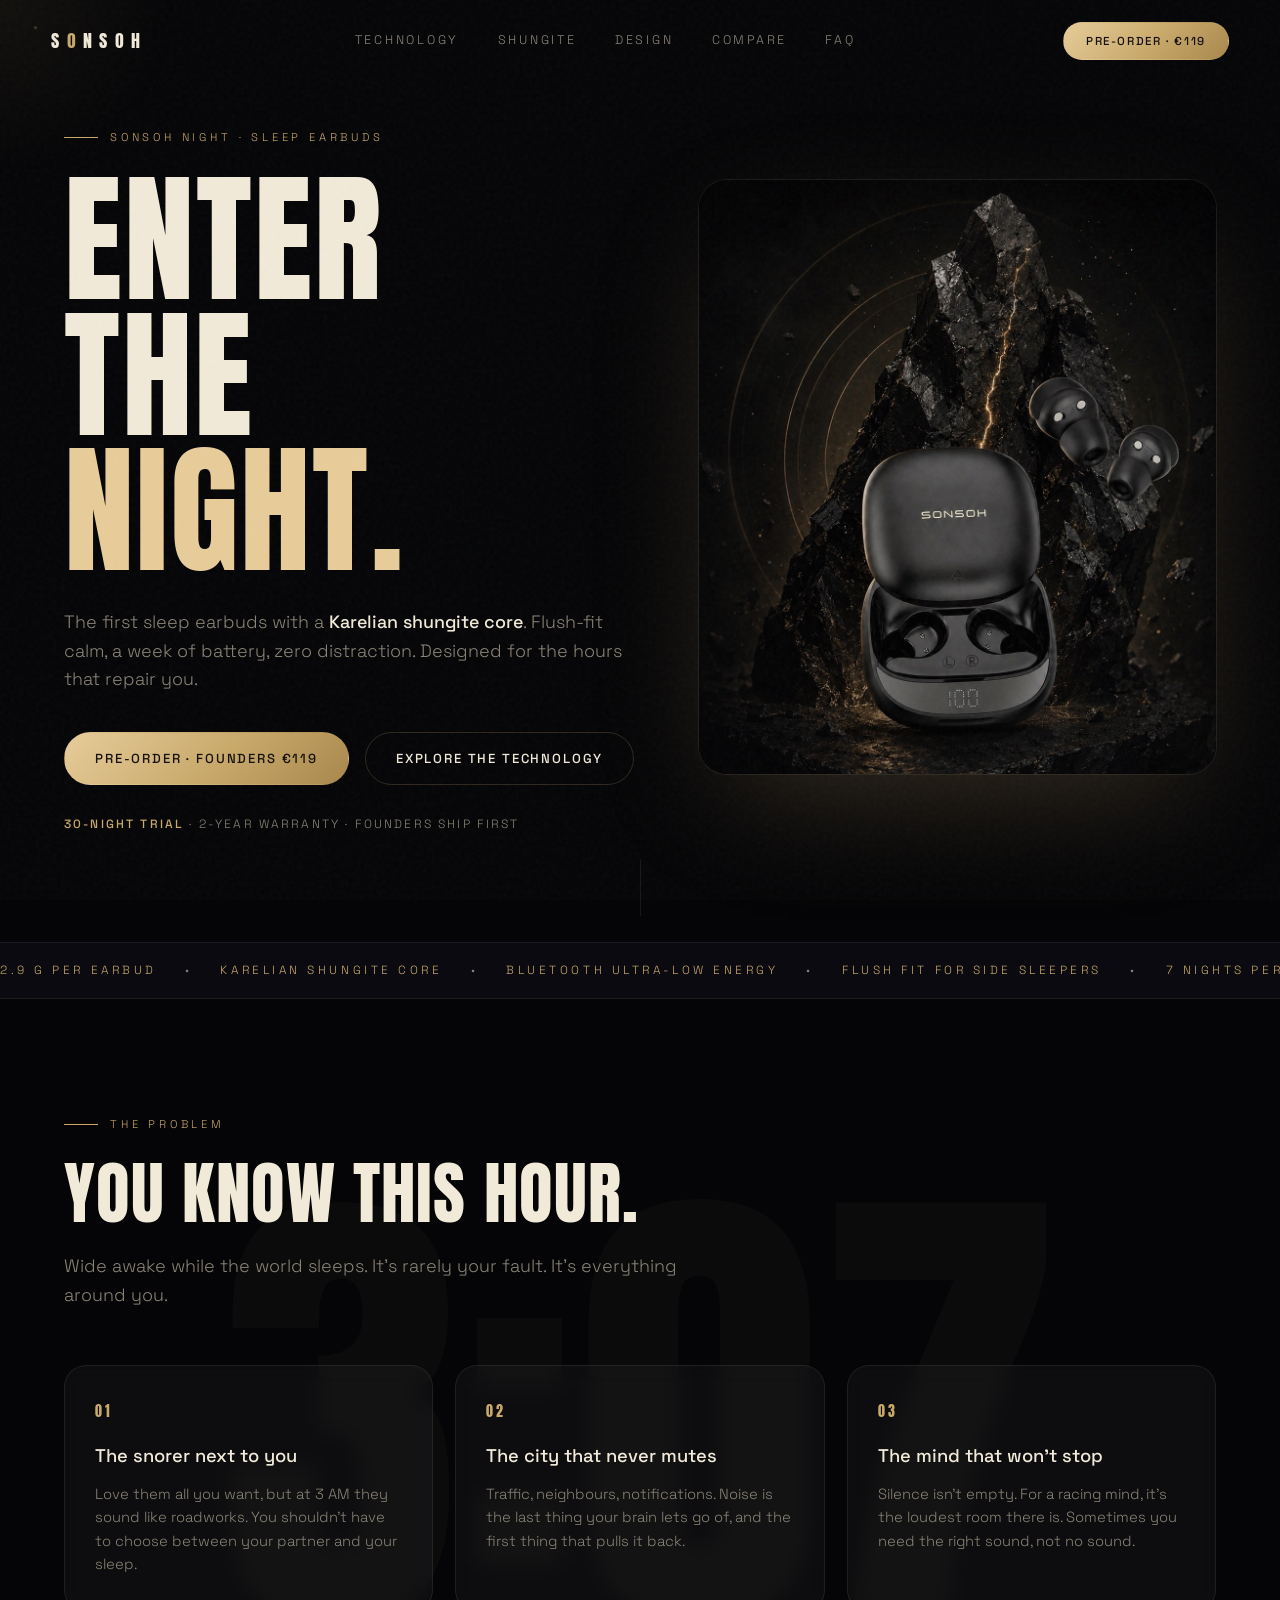
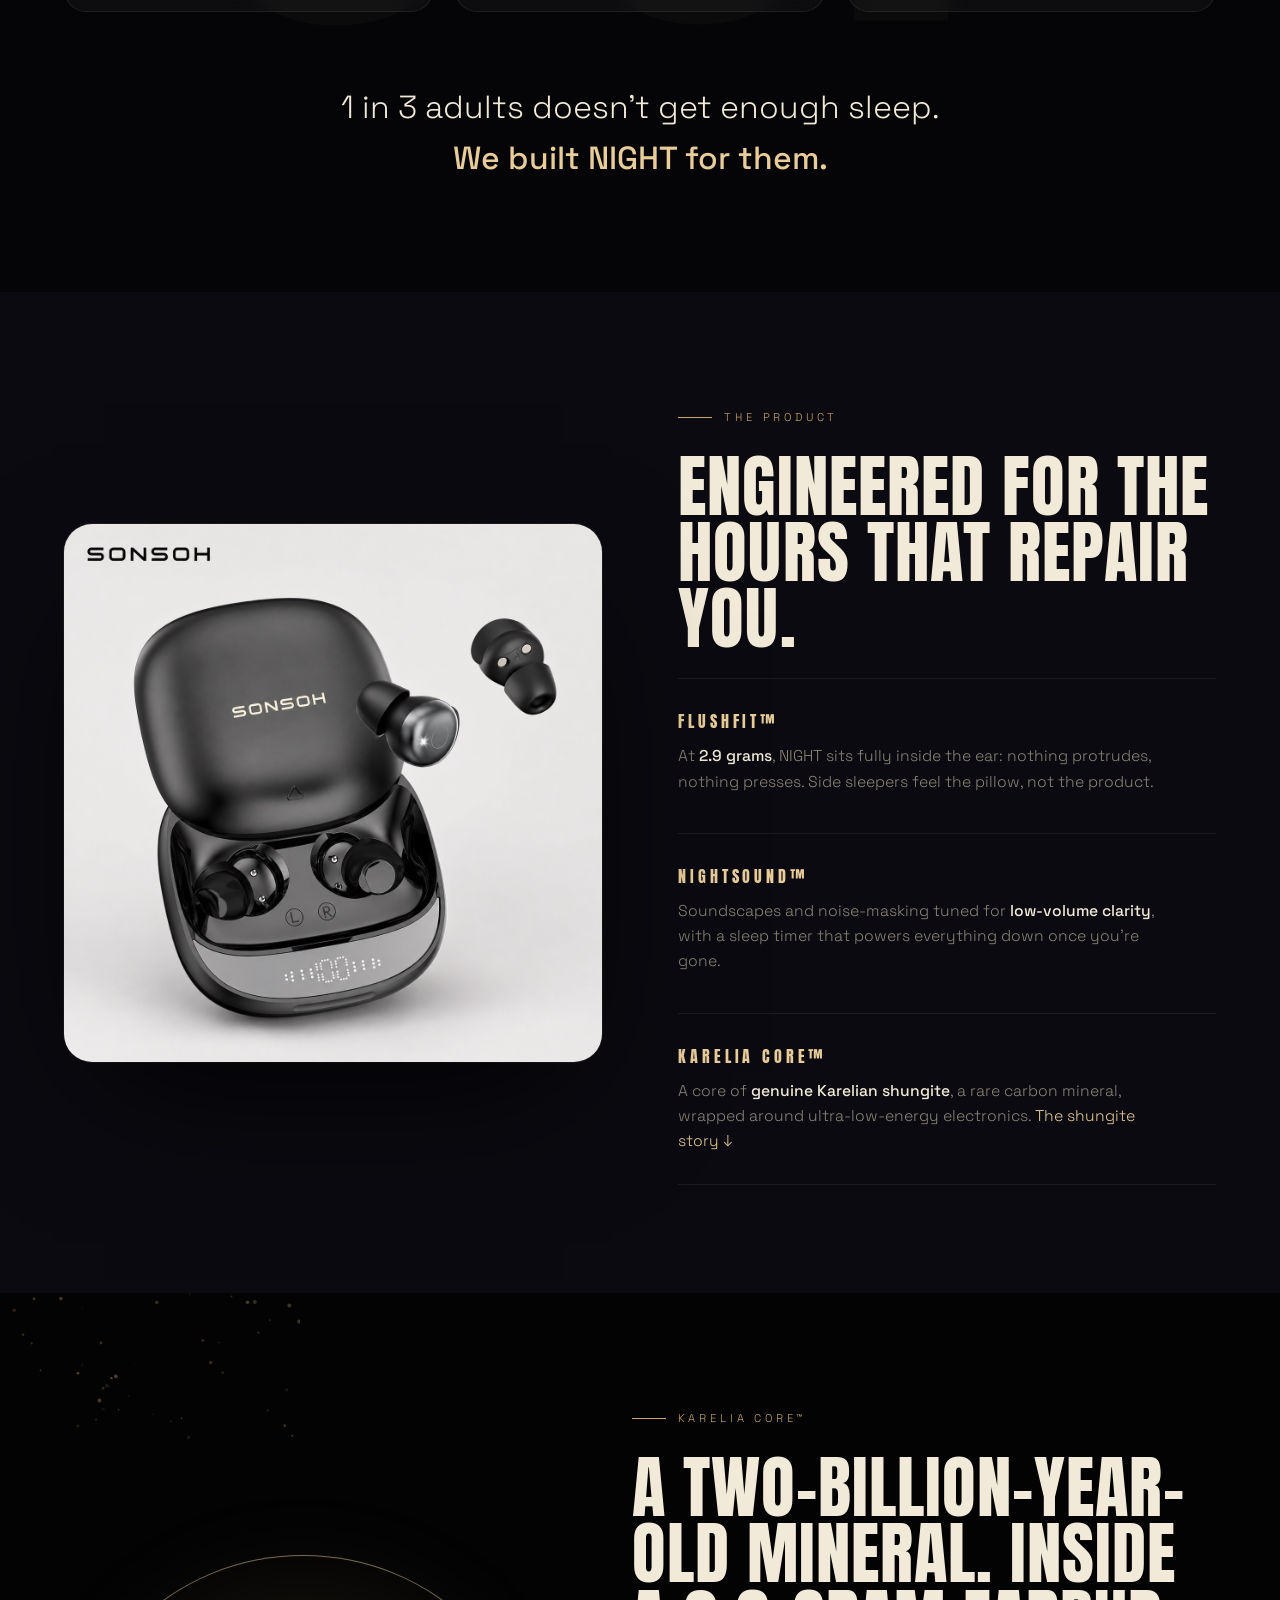
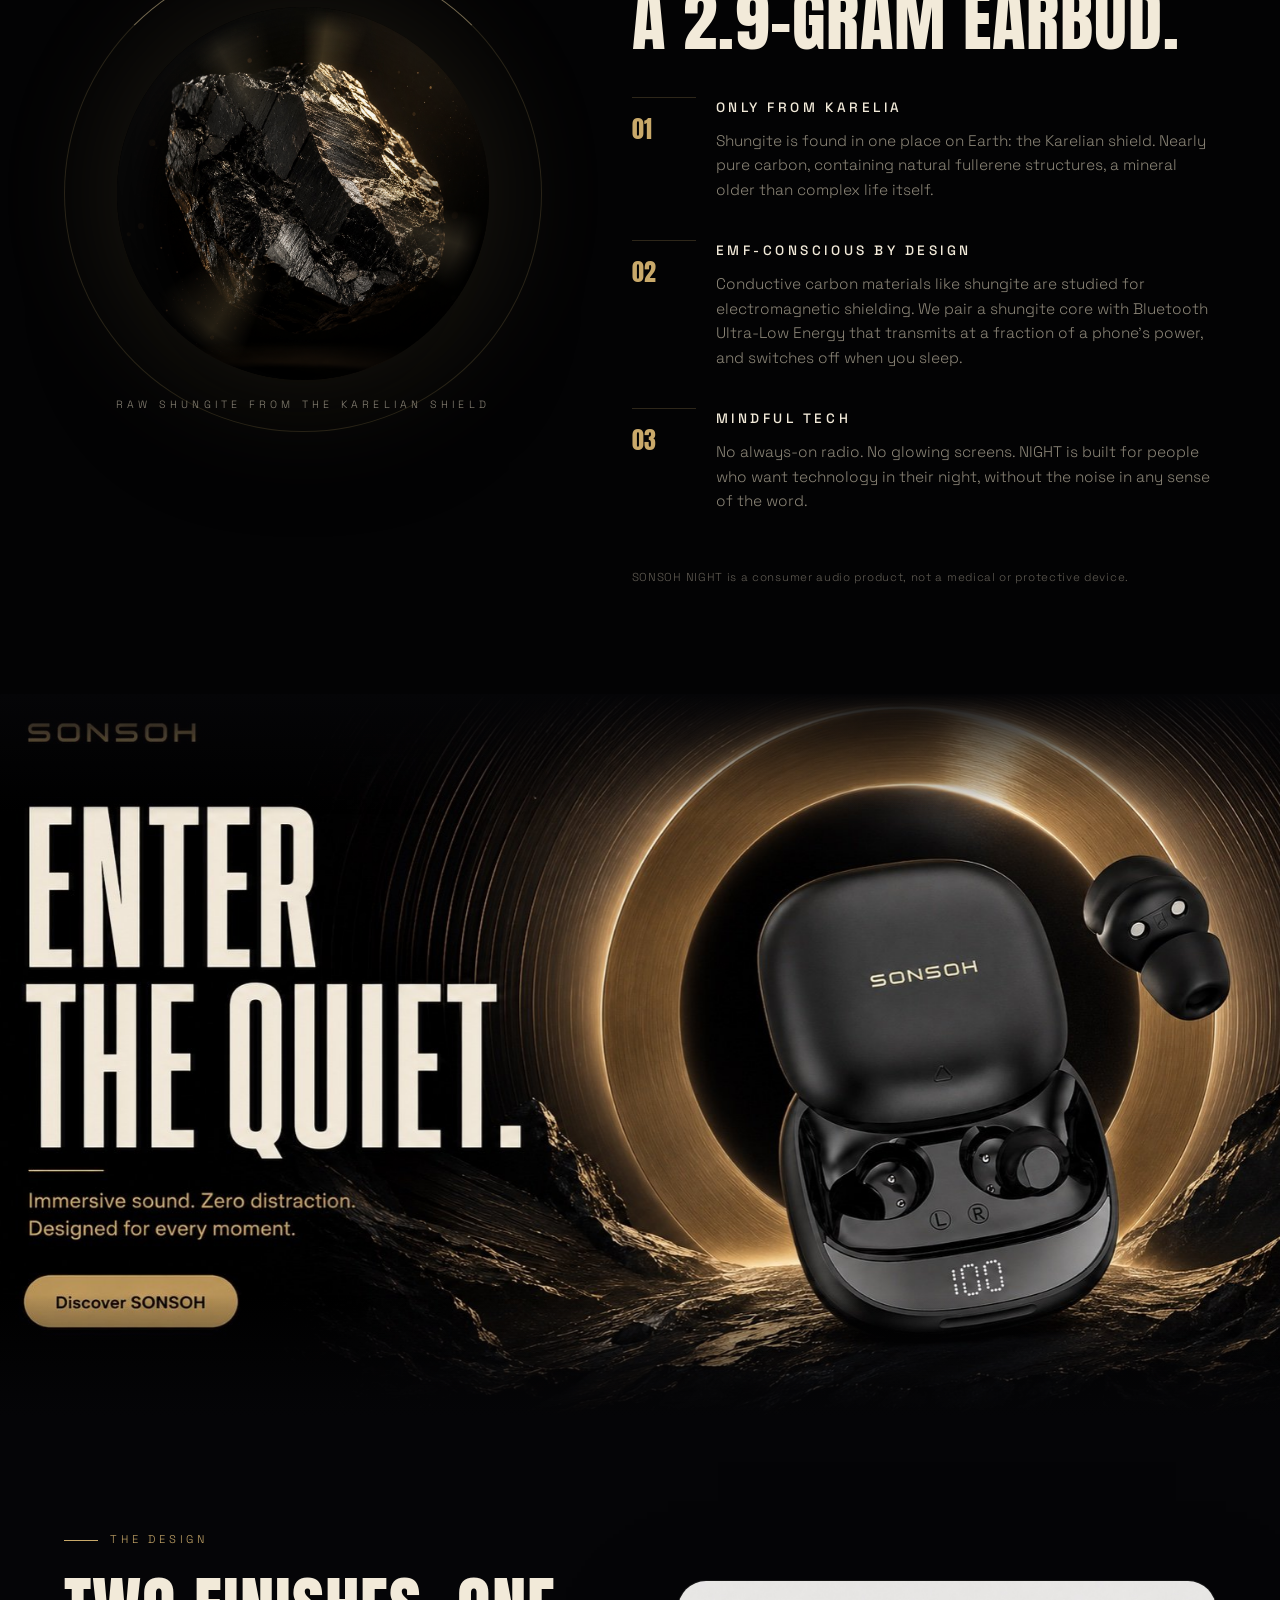
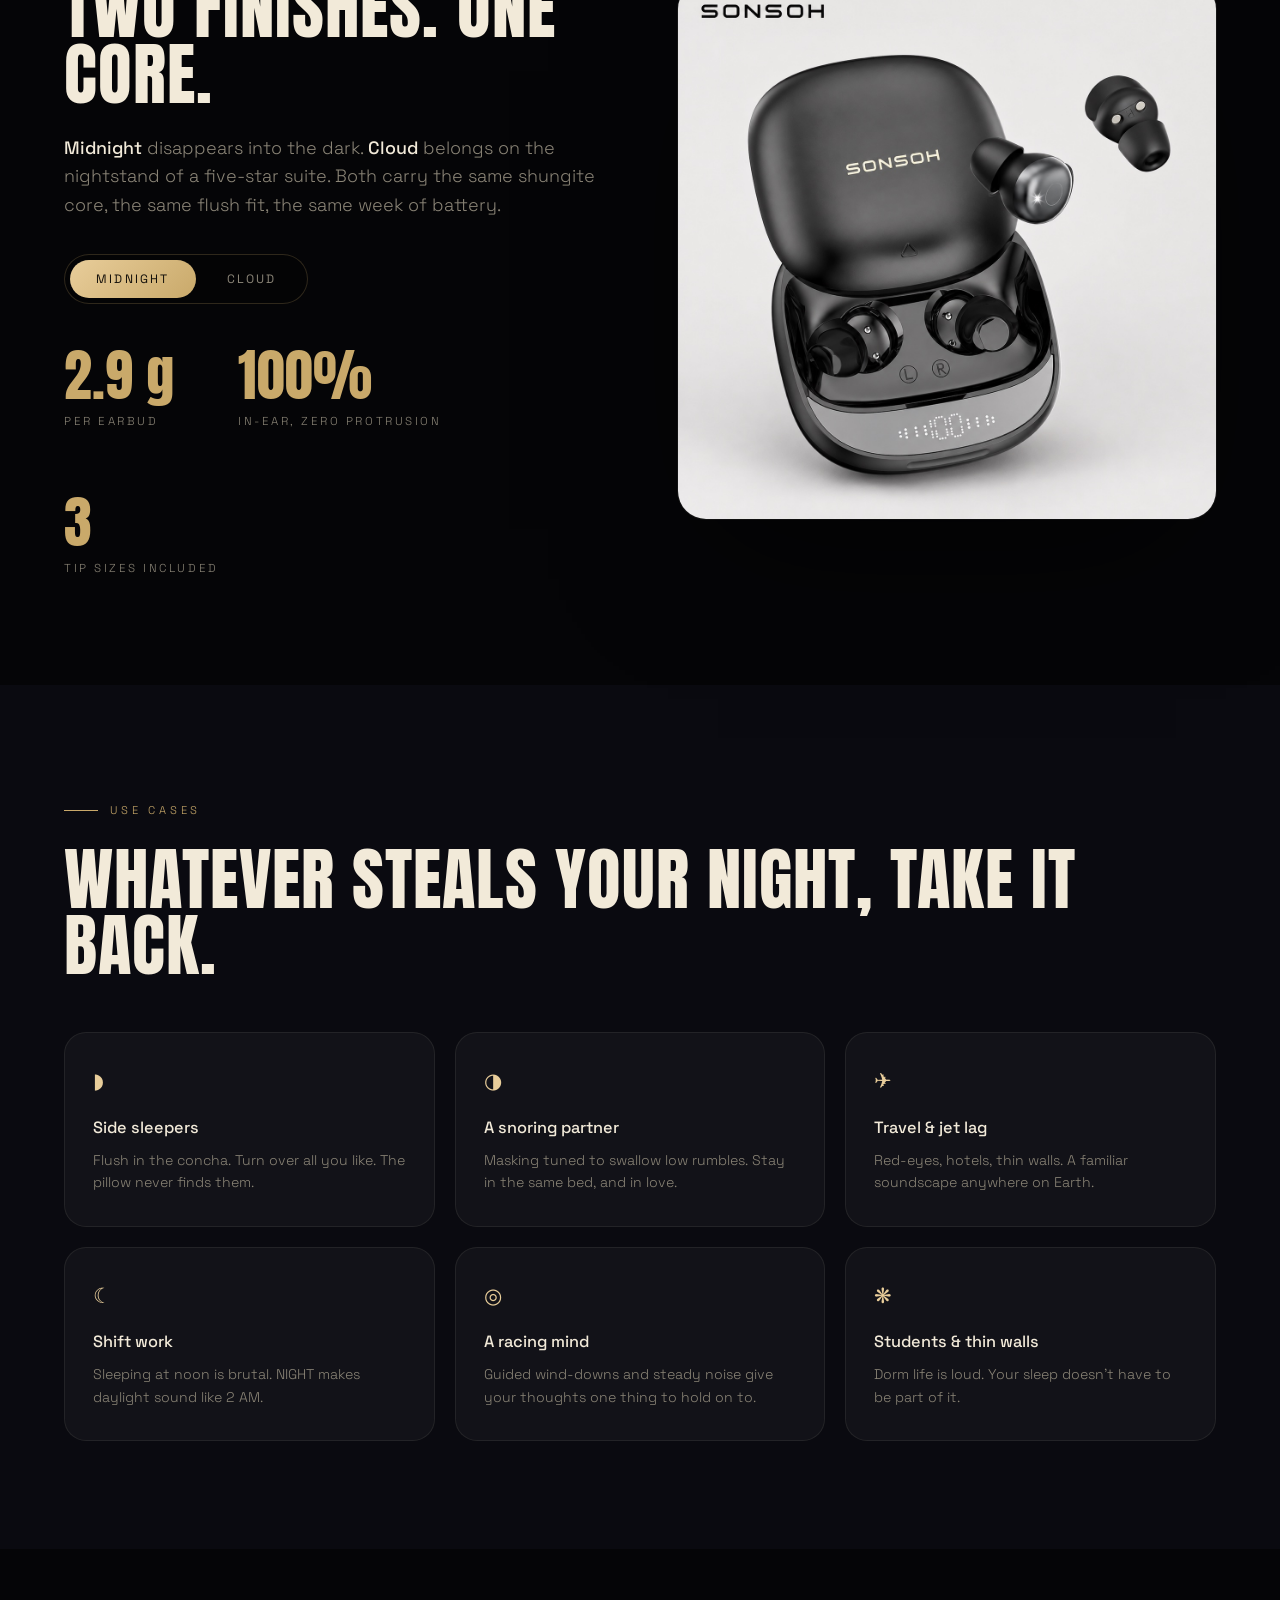
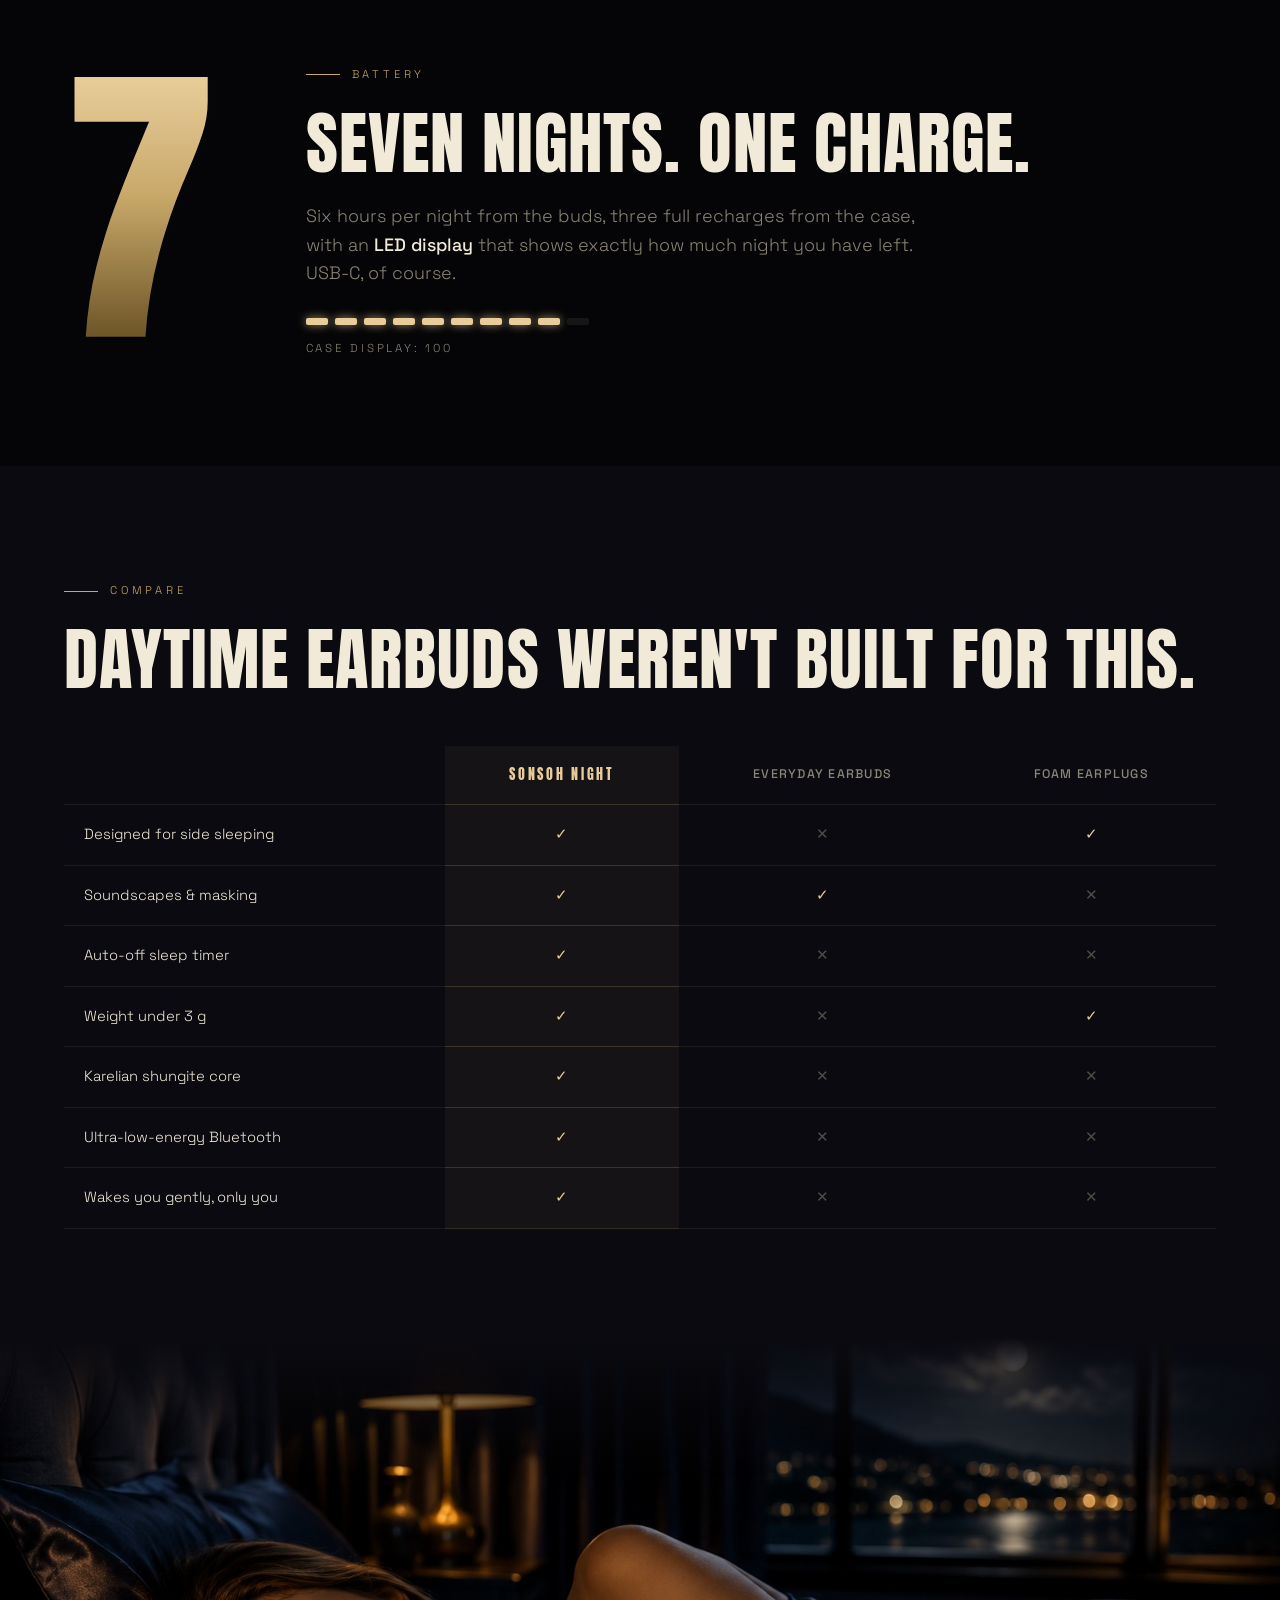
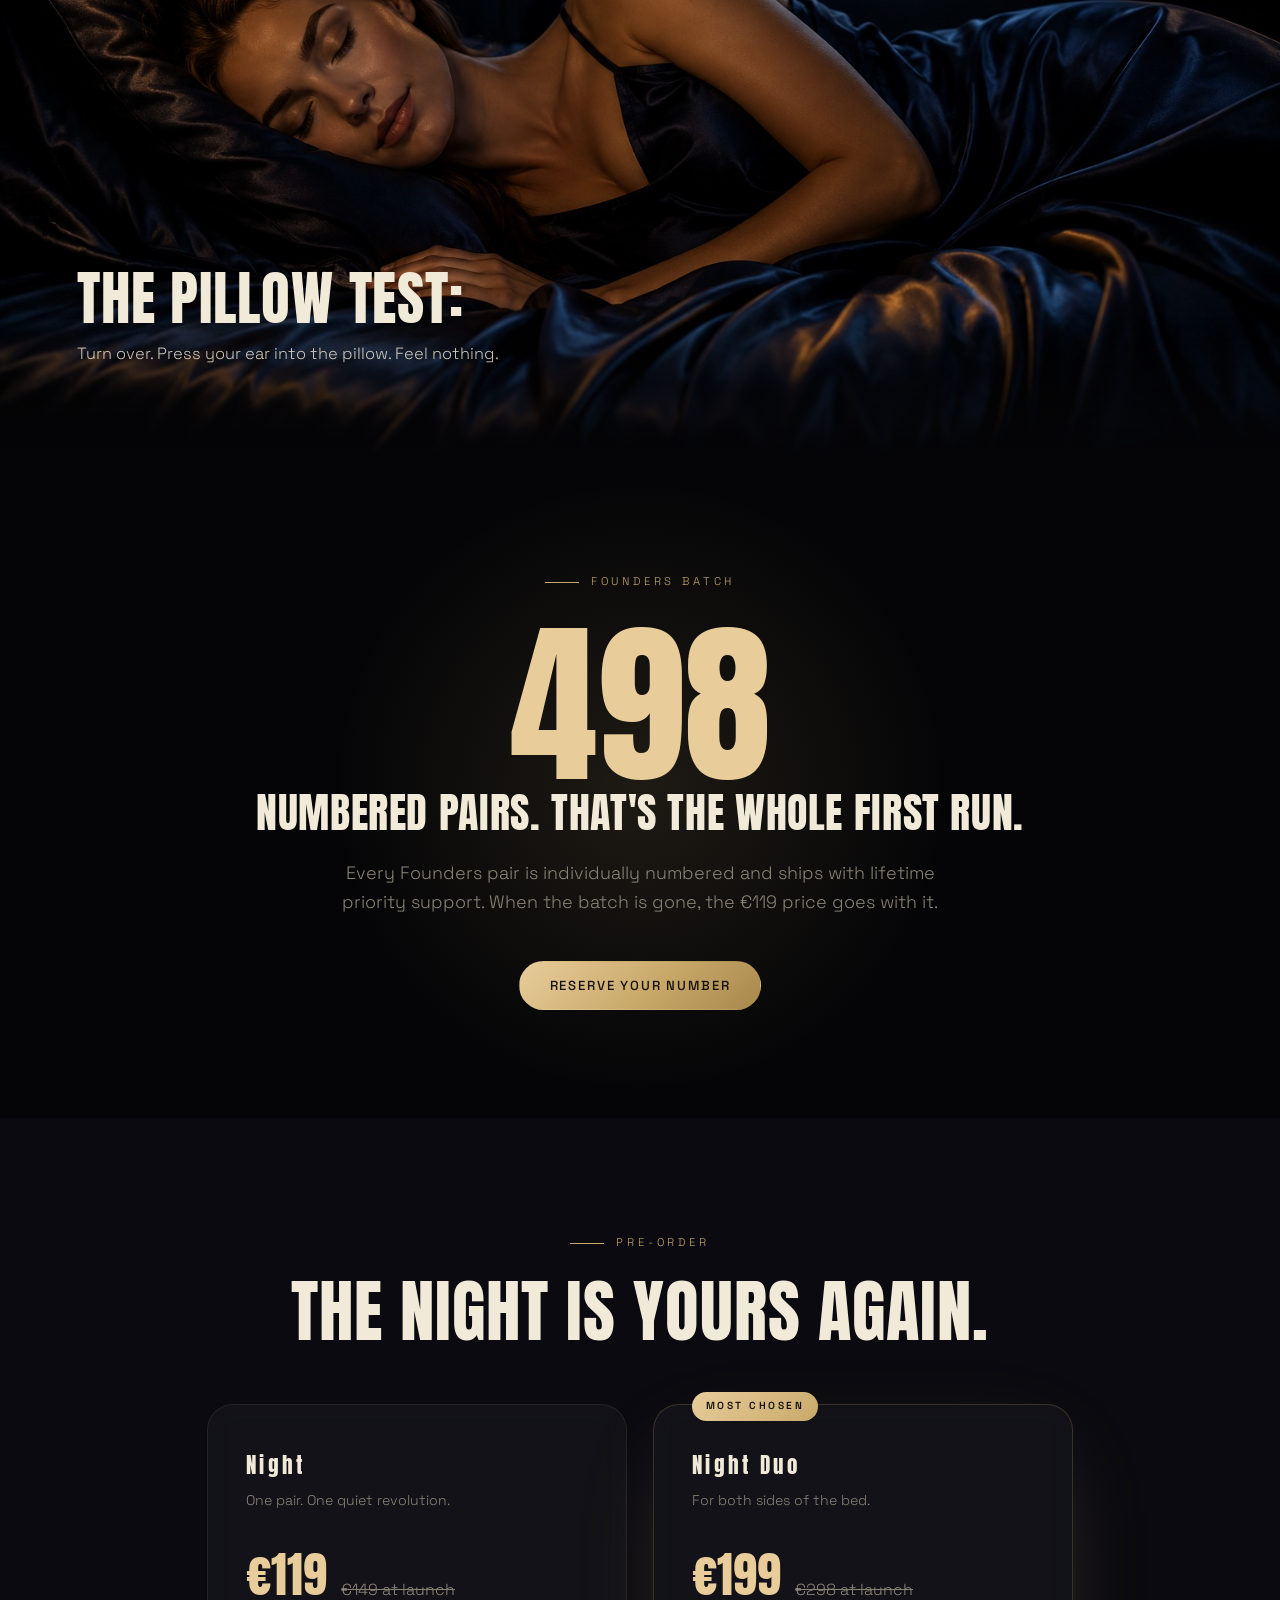
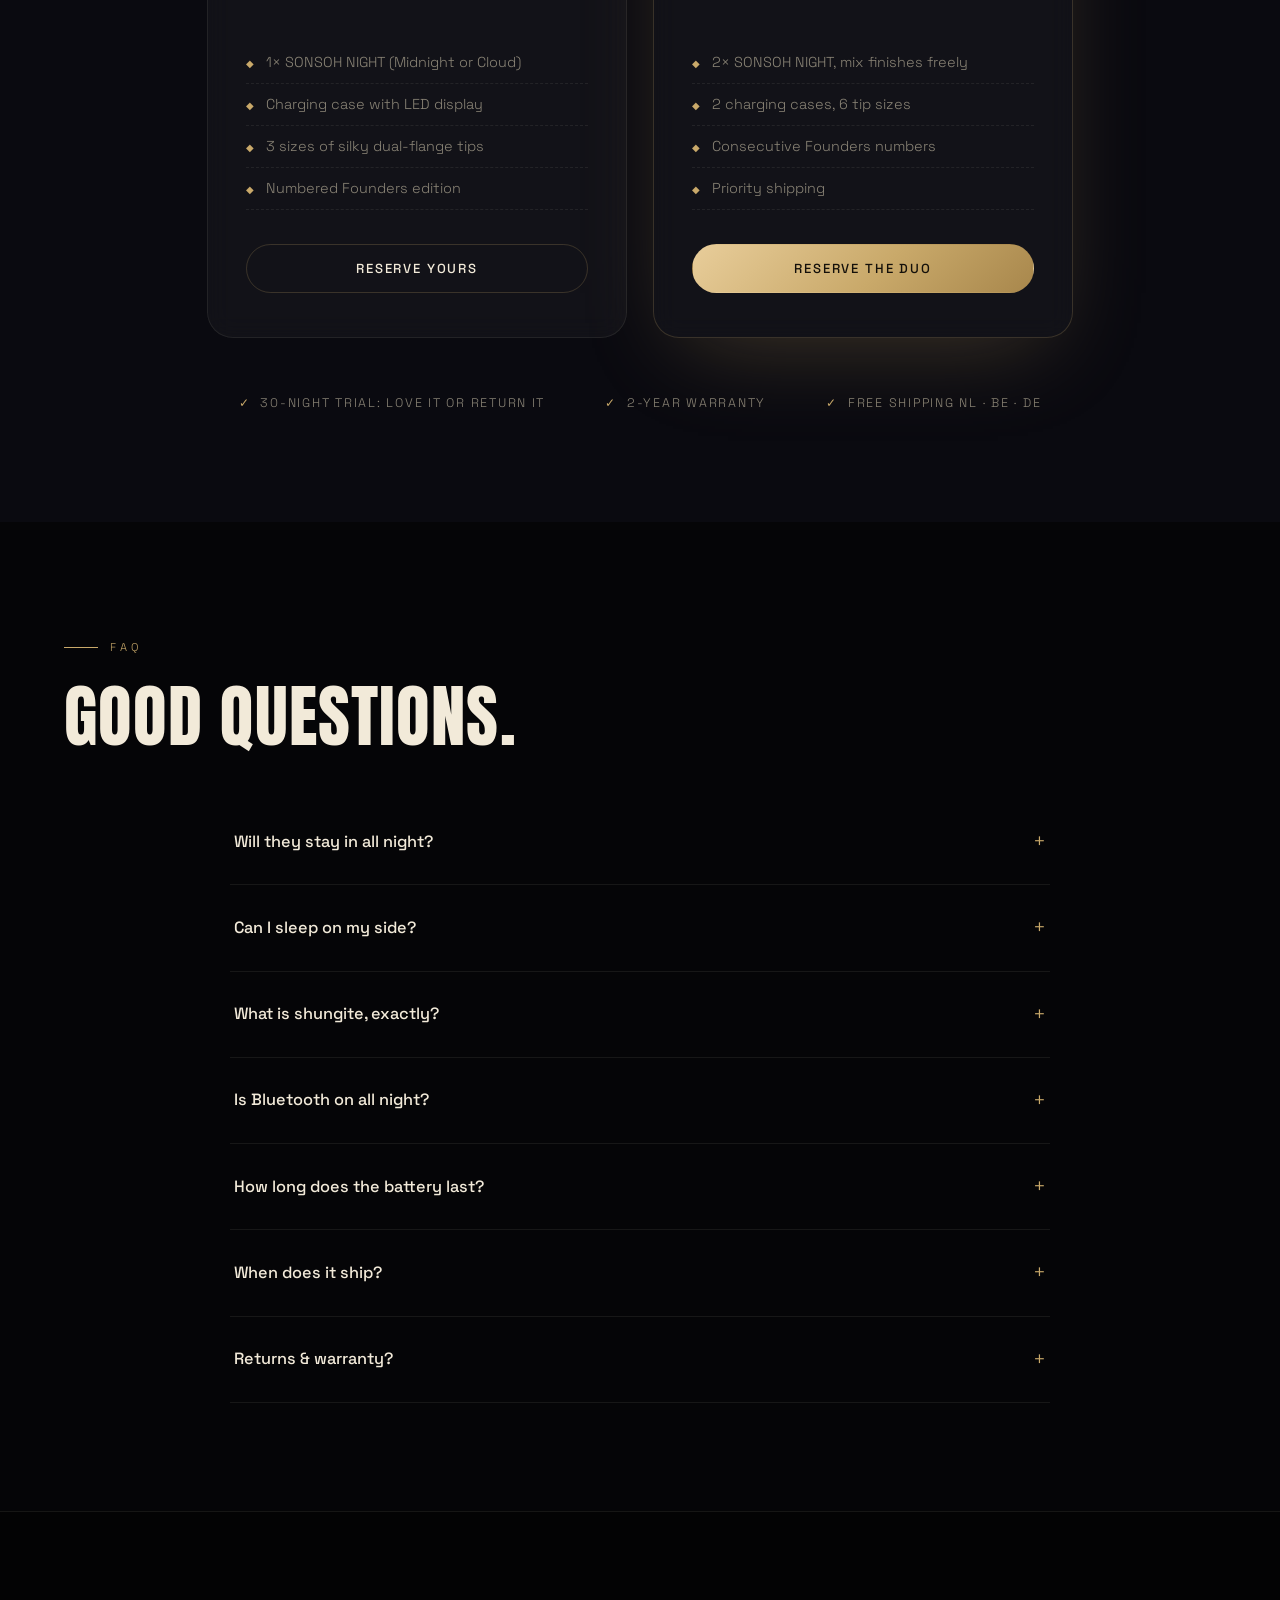
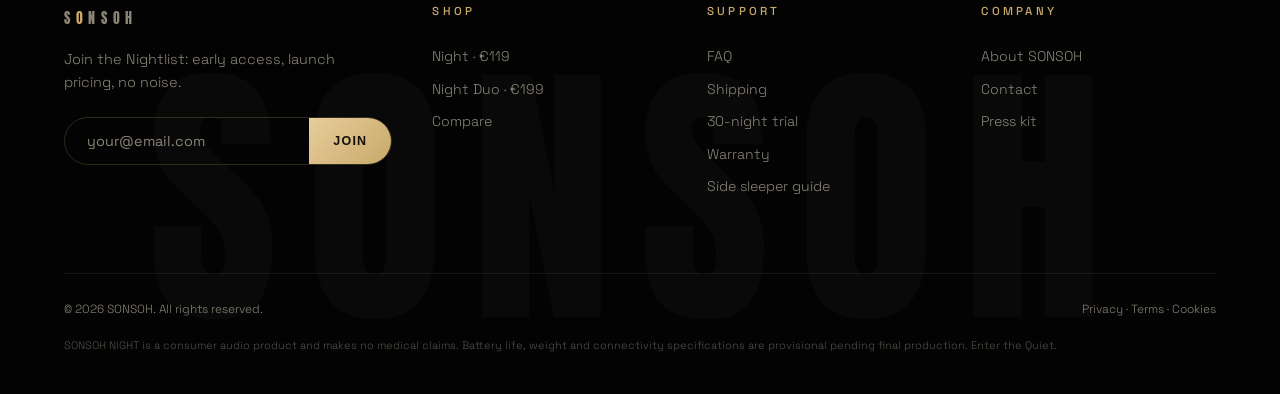
<file: index.html>
<!DOCTYPE html>
<html lang="en">
<head>
  <meta charset="UTF-8" />
  <meta name="viewport" content="width=device-width, initial-scale=1.0" />
  <title>Sleep Earbuds with a Karelian Shungite Core | SONSOH NIGHT</title>
  <meta name="description" content="Flush-fit sleep earbuds with soundscapes, a week of battery and a genuine Karelian shungite core. 30-night trial. Founders Batch of 500 numbered pairs." />
  <link rel="canonical" href="https://sonsoh.com/" />
  <meta property="og:title" content="SONSOH NIGHT: Enter the Night." />
  <meta property="og:description" content="The first sleep earbuds with a Karelian shungite core. Founders Batch: 500 numbered pairs." />
  <meta property="og:image" content="https://sonsoh.com/images/hero-banner.jpg" />
  <meta property="og:url" content="https://sonsoh.com/" />
  <meta property="og:type" content="website" />
  <meta property="og:site_name" content="SONSOH" />
  <meta name="twitter:card" content="summary_large_image" />
  <meta name="theme-color" content="#050507" />
  <script type="application/ld+json">
  {
    "@context": "https://schema.org",
    "@graph": [
      {
        "@type": "Organization",
        "@id": "https://sonsoh.com/#organization",
        "name": "SONSOH",
        "url": "https://sonsoh.com/",
        "logo": { "@type": "ImageObject", "url": "https://sonsoh.com/images/logo.png", "width": 512, "height": 512 },
        "description": "SONSOH makes SONSOH NIGHT, flush-fit sleep earbuds with a Karelian shungite core.",
        "contactPoint": {
          "@type": "ContactPoint",
          "contactType": "customer support",
          "url": "https://sonsoh.com/contact.html",
          "availableLanguage": "English"
        }
      },
      {
        "@type": "WebSite",
        "@id": "https://sonsoh.com/#website",
        "name": "SONSOH",
        "alternateName": "SONSOH NIGHT",
        "url": "https://sonsoh.com/",
        "inLanguage": "en",
        "publisher": { "@id": "https://sonsoh.com/#organization" }
      },
      {
        "@type": "Product",
        "@id": "https://sonsoh.com/#product",
        "name": "SONSOH NIGHT",
        "description": "Flush-fit sleep earbuds with soundscapes, noise-masking, a sleep timer, a week of battery and a core of genuine Karelian shungite. Available in Midnight and Cloud.",
        "image": [
          "https://sonsoh.com/images/case-midnight.jpg",
          "https://sonsoh.com/images/case-cloud.jpg",
          "https://sonsoh.com/images/hero-night.jpg"
        ],
        "brand": { "@type": "Brand", "name": "SONSOH" },
        "category": "Sleep earbuds",
        "offers": {
          "@type": "Offer",
          "price": "119.00",
          "priceCurrency": "EUR",
          "availability": "https://schema.org/PreOrder",
          "itemCondition": "https://schema.org/NewCondition",
          "url": "https://sonsoh.com/",
          "seller": { "@id": "https://sonsoh.com/#organization" }
        }
      }
    ]
  }
  </script>
  <link rel="icon" href="data:image/svg+xml,%3Csvg xmlns='http://www.w3.org/2000/svg' viewBox='0 0 64 64'%3E%3Crect width='64' height='64' rx='14' fill='%23050507'/%3E%3Ctext x='32' y='44' font-family='Arial Black,sans-serif' font-size='34' font-weight='900' fill='%23C9A96A' text-anchor='middle'%3ES%3C/text%3E%3C/svg%3E" />
  <link rel="preconnect" href="https://fonts.googleapis.com" />
  <link rel="preconnect" href="https://fonts.gstatic.com" crossorigin />
  <link href="https://fonts.googleapis.com/css2?family=Anton&family=Space+Grotesk:wght@300;400;500;600&display=swap" rel="stylesheet" />
  <link rel="stylesheet" href="styles.css" />
  <script defer src="https://stats.1v1battles.com/nv.js" data-website-id="3d2cddb1-2a2c-4aee-99cd-4b33e1ef40aa"></script>
</head>
<body>

  <!-- preloader -->
  <div id="preloader" aria-hidden="true">
    <div class="word"></div>
    <div class="bar"></div>
  </div>

  <div id="cursor-glow" aria-hidden="true"></div>

  <!-- night clock -->
  <div id="night-clock" aria-hidden="true">
    <span class="dot"></span><span class="t">23:47</span><span>SCROLL THROUGH THE NIGHT</span>
  </div>

  <!-- nav -->
  <header>
    <a class="logo" href="#hero">S<em>O</em>NSOH</a>
    <nav class="links" aria-label="Main">
      <a href="#technology">Technology</a>
      <a href="#core">Shungite</a>
      <a href="#design">Design</a>
      <a href="#compare">Compare</a>
      <a href="#faq">FAQ</a>
    </nav>
    <div class="nav-right">
      <button class="btn btn-gold btn-sm js-open-modal" data-variant="Midnight">Pre-order · €119</button>
      <button id="hamburger" aria-label="Menu"><span></span><span></span><span></span></button>
    </div>
  </header>

  <div id="mobile-menu">
    <a href="#technology">Technology</a>
    <a href="#core">Shungite</a>
    <a href="#design">Design</a>
    <a href="#compare">Compare</a>
    <a href="#faq">FAQ</a>
    <button class="btn btn-gold js-open-modal" data-variant="Midnight">Pre-order · €119</button>
  </div>

  <main>

    <!-- HERO -->
    <section id="hero">
      <canvas id="starfield" aria-hidden="true"></canvas>
      <div class="hero-grid">
        <div class="hero-copy">
          <span class="eyebrow">Sonsoh Night · Sleep Earbuds</span>
          <h1 class="display" aria-label="Enter the night.">
            <span class="line"><span>Enter</span></span>
            <span class="line"><span>the</span></span>
            <span class="line"><span>Night.</span></span>
          </h1>
          <p class="lead hero-sub">The first sleep earbuds with a <strong>Karelian shungite core</strong>. Flush-fit calm, a week of battery, zero distraction. Designed for the hours that repair you.</p>
          <div class="hero-ctas">
            <button class="btn btn-gold js-open-modal" data-variant="Midnight">Pre-order · Founders €119</button>
            <a class="btn btn-ghost" href="#technology">Explore the technology</a>
          </div>
          <p class="hero-trust"><b>30-night trial</b> · 2-year warranty · Founders ship first</p>
        </div>
        <div class="hero-visual">
          <img src="images/hero-night.jpg" alt="SONSOH NIGHT charging case and earbuds on a shungite rock" fetchpriority="high" />
          <div class="sweep"></div>
        </div>
      </div>
      <div class="scroll-cue" aria-hidden="true"></div>
    </section>

    <!-- MARQUEE -->
    <section id="marquee" aria-hidden="true">
      <div class="marquee-track">
        <span>2.9 g per earbud</span><span>Karelian shungite core</span><span>Bluetooth Ultra-Low Energy</span><span>Flush fit for side sleepers</span><span>7 nights per charge</span><span>30-night trial</span>
        <span>2.9 g per earbud</span><span>Karelian shungite core</span><span>Bluetooth Ultra-Low Energy</span><span>Flush fit for side sleepers</span><span>7 nights per charge</span><span>30-night trial</span>
      </div>
    </section>

    <!-- PROBLEM -->
    <section id="problem">
      <div class="ghost-clock" aria-hidden="true">3:07</div>
      <div class="wrap">
        <span class="eyebrow reveal">The problem</span>
        <h2 class="display reveal">You know this hour.</h2>
        <p class="lead reveal" data-delay="1">Wide awake while the world sleeps. It's rarely your fault. It's everything around you.</p>
        <div class="problem-cards">
          <div class="card reveal">
            <div class="num">01</div>
            <h3>The snorer next to you</h3>
            <p>Love them all you want, but at 3 AM they sound like roadworks. You shouldn't have to choose between your partner and your sleep.</p>
          </div>
          <div class="card reveal" data-delay="1">
            <div class="num">02</div>
            <h3>The city that never mutes</h3>
            <p>Traffic, neighbours, notifications. Noise is the last thing your brain lets go of, and the first thing that pulls it back.</p>
          </div>
          <div class="card reveal" data-delay="2">
            <div class="num">03</div>
            <h3>The mind that won't stop</h3>
            <p>Silence isn't empty. For a racing mind, it's the loudest room there is. Sometimes you need the right sound, not no sound.</p>
          </div>
        </div>
        <p class="problem-closer reveal">1 in 3 adults doesn't get enough sleep.<br /><b>We built NIGHT for them.</b></p>
      </div>
    </section>

    <!-- TECHNOLOGY / PILLARS -->
    <section id="technology">
      <div class="wrap">
        <div class="tech-grid">
          <div class="tilt-frame reveal js-tilt">
            <img src="images/case-midnight.jpg" alt="SONSOH NIGHT Midnight, open charging case with LED battery display" loading="lazy" />
          </div>
          <div>
            <span class="eyebrow reveal">The product</span>
            <h2 class="display reveal">Engineered for the hours that repair you.</h2>
            <div class="pillars">
              <div class="pillar reveal">
                <span class="tag">Flushfit™</span>
                <p>At <b>2.9 grams</b>, NIGHT sits fully inside the ear: nothing protrudes, nothing presses. Side sleepers feel the pillow, not the product.</p>
              </div>
              <div class="pillar reveal" data-delay="1">
                <span class="tag">Nightsound™</span>
                <p>Soundscapes and noise-masking tuned for <b>low-volume clarity</b>, with a sleep timer that powers everything down once you're gone.</p>
              </div>
              <div class="pillar reveal" data-delay="2">
                <span class="tag">Karelia Core™</span>
                <p>A core of <b>genuine Karelian shungite</b>, a rare carbon mineral, wrapped around ultra-low-energy electronics. <a href="#core" style="color:var(--gold-2)">The shungite story ↓</a></p>
              </div>
            </div>
          </div>
        </div>
      </div>
    </section>

    <!-- KARELIA CORE -->
    <section id="core">
      <canvas id="core-particles" aria-hidden="true"></canvas>
      <div class="wrap">
        <div class="core-grid">
          <div class="orb-stage reveal">
            <div class="orb photo"></div>
            <span class="orb-label">Raw shungite from the Karelian shield</span>
          </div>
          <div>
            <span class="eyebrow reveal">Karelia Core™</span>
            <h2 class="display reveal">A two-billion-year-old mineral. Inside a 2.9-gram earbud.</h2>
            <div class="core-points">
              <div class="core-point reveal">
                <span class="idx">01</span>
                <div>
                  <h3>Only from Karelia</h3>
                  <p>Shungite is found in one place on Earth: the Karelian shield. Nearly pure carbon, containing natural fullerene structures, a mineral older than complex life itself.</p>
                </div>
              </div>
              <div class="core-point reveal" data-delay="1">
                <span class="idx">02</span>
                <div>
                  <h3>EMF-conscious by design</h3>
                  <p>Conductive carbon materials like shungite are studied for electromagnetic shielding. We pair a shungite core with Bluetooth Ultra-Low Energy that transmits at a fraction of a phone's power, and switches off when you sleep.</p>
                </div>
              </div>
              <div class="core-point reveal" data-delay="2">
                <span class="idx">03</span>
                <div>
                  <h3>Mindful tech</h3>
                  <p>No always-on radio. No glowing screens. NIGHT is built for people who want technology in their night, without the noise in any sense of the word.</p>
                </div>
              </div>
            </div>
            <p class="core-note">SONSOH NIGHT is a consumer audio product, not a medical or protective device.</p>
          </div>
        </div>
      </div>
    </section>

    <!-- CAMPAIGN BREAK -->
    <section id="campaign" aria-label="SONSOH Enter the Quiet campaign">
      <img src="images/hero-banner.jpg" alt="SONSOH campaign, Enter the Quiet" loading="lazy" id="campaign-img" />
      <div class="edge top" aria-hidden="true"></div>
      <div class="edge bottom" aria-hidden="true"></div>
    </section>

    <!-- DESIGN / VARIANTS -->
    <section id="design">
      <div class="wrap">
        <div class="design-grid">
          <div class="design-copy">
            <span class="eyebrow reveal">The design</span>
            <h2 class="display reveal">Two finishes. One core.</h2>
            <p class="lead reveal" data-delay="1"><strong>Midnight</strong> disappears into the dark. <strong>Cloud</strong> belongs on the nightstand of a five-star suite. Both carry the same shungite core, the same flush fit, the same week of battery.</p>
            <div class="variant-toggle reveal" data-delay="2" role="tablist" aria-label="Choose finish">
              <button class="active" data-target="midnight" role="tab" aria-selected="true">Midnight</button>
              <button data-target="cloud" role="tab" aria-selected="false">Cloud</button>
            </div>
            <div class="stats-row reveal" data-delay="2">
              <div class="stat"><div class="v"><span class="count" data-to="2.9" data-dec="1">0</span> g</div><div class="l">per earbud</div></div>
              <div class="stat"><div class="v"><span class="count" data-to="100">0</span>%</div><div class="l">in-ear, zero protrusion</div></div>
              <div class="stat"><div class="v"><span class="count" data-to="3">0</span></div><div class="l">tip sizes included</div></div>
            </div>
          </div>
          <div class="variant-stage reveal">
            <img src="images/case-midnight.jpg" alt="SONSOH NIGHT, Midnight finish" class="active" data-variant="midnight" />
            <img src="images/case-cloud.jpg" alt="SONSOH NIGHT, Cloud finish" data-variant="cloud" loading="lazy" />
          </div>
        </div>
      </div>
    </section>

    <!-- USE CASES -->
    <section id="cases">
      <div class="wrap">
        <span class="eyebrow reveal">Use cases</span>
        <h2 class="display reveal">Whatever steals your night, take it back.</h2>
        <div class="cases-grid">
          <div class="case-card reveal"><div class="ic">◗</div><h3>Side sleepers</h3><p>Flush in the concha. Turn over all you like. The pillow never finds them.</p></div>
          <div class="case-card reveal" data-delay="1"><div class="ic">◑</div><h3>A snoring partner</h3><p>Masking tuned to swallow low rumbles. Stay in the same bed, and in love.</p></div>
          <div class="case-card reveal" data-delay="2"><div class="ic">✈</div><h3>Travel &amp; jet lag</h3><p>Red-eyes, hotels, thin walls. A familiar soundscape anywhere on Earth.</p></div>
          <div class="case-card reveal"><div class="ic">☾</div><h3>Shift work</h3><p>Sleeping at noon is brutal. NIGHT makes daylight sound like 2 AM.</p></div>
          <div class="case-card reveal" data-delay="1"><div class="ic">◎</div><h3>A racing mind</h3><p>Guided wind-downs and steady noise give your thoughts one thing to hold on to.</p></div>
          <div class="case-card reveal" data-delay="2"><div class="ic">❋</div><h3>Students &amp; thin walls</h3><p>Dorm life is loud. Your sleep doesn't have to be part of it.</p></div>
        </div>
      </div>
    </section>

    <!-- BATTERY -->
    <section id="battery">
      <div class="wrap">
        <div class="battery-grid">
          <div class="big-seven reveal">7</div>
          <div>
            <span class="eyebrow reveal">Battery</span>
            <h2 class="display reveal">Seven nights. One charge.</h2>
            <p class="lead reveal" data-delay="1">Six hours per night from the buds, three full recharges from the case, with an <strong>LED display</strong> that shows exactly how much night you have left. USB-C, of course.</p>
            <div class="led-strip reveal" data-delay="2" aria-hidden="true">
              <i></i><i></i><i></i><i></i><i></i><i></i><i></i><i></i><i></i><i></i>
            </div>
            <p class="led-cap reveal" data-delay="2">Case display: 100</p>
          </div>
        </div>
      </div>
    </section>

    <!-- COMPARE -->
    <section id="compare">
      <div class="wrap">
        <span class="eyebrow reveal">Compare</span>
        <h2 class="display reveal">Daytime earbuds weren't built for this.</h2>
        <div class="table-scroll reveal" data-delay="1">
          <table>
            <thead>
              <tr>
                <th></th>
                <th class="hl">Sonsoh Night</th>
                <th>Everyday earbuds</th>
                <th>Foam earplugs</th>
              </tr>
            </thead>
            <tbody>
              <tr><td>Designed for side sleeping</td><td class="hl yes">✓</td><td class="no">✕</td><td class="yes">✓</td></tr>
              <tr><td>Soundscapes &amp; masking</td><td class="hl yes">✓</td><td class="yes">✓</td><td class="no">✕</td></tr>
              <tr><td>Auto-off sleep timer</td><td class="hl yes">✓</td><td class="no">✕</td><td class="no">✕</td></tr>
              <tr><td>Weight under 3 g</td><td class="hl yes">✓</td><td class="no">✕</td><td class="yes">✓</td></tr>
              <tr><td>Karelian shungite core</td><td class="hl yes">✓</td><td class="no">✕</td><td class="no">✕</td></tr>
              <tr><td>Ultra-low-energy Bluetooth</td><td class="hl yes">✓</td><td class="no">✕</td><td class="no">✕</td></tr>
              <tr><td>Wakes you gently, only you</td><td class="hl yes">✓</td><td class="no">✕</td><td class="no">✕</td></tr>
            </tbody>
          </table>
        </div>
      </div>
    </section>

    <!-- LIFESTYLE BREAK -->
    <section id="lifestyle" aria-label="Sleeping with SONSOH NIGHT">
      <img src="images/lifestyle.jpg" alt="Side sleeper wearing SONSOH NIGHT in a dark bedroom" loading="lazy" />
      <div class="edge top" aria-hidden="true"></div>
      <div class="edge bottom" aria-hidden="true"></div>
      <div class="lifestyle-quote reveal">
        <p class="display">The pillow test:</p>
        <p class="q-sub">Turn over. Press your ear into the pillow. Feel nothing.</p>
      </div>
    </section>

    <!-- FOUNDERS -->
    <section id="founders">
      <div class="wrap">
        <span class="eyebrow reveal" style="justify-content:center">Founders Batch</span>
        <div class="founders-num reveal"><em class="count" data-to="500">0</em></div>
        <h2 class="display reveal" style="font-size:clamp(1.6rem,3.4vw,2.6rem)">numbered pairs. That's the whole first run.</h2>
        <p class="lead reveal" data-delay="1" style="margin-inline:auto">Every Founders pair is individually numbered and ships with lifetime priority support. When the batch is gone, the €119 price goes with it.</p>
        <button class="btn btn-gold js-open-modal reveal" data-delay="2" data-variant="Midnight">Reserve your number</button>
      </div>
    </section>

    <!-- PRE-ORDER -->
    <section id="preorder">
      <div class="wrap" style="text-align:center">
        <span class="eyebrow reveal" style="justify-content:center">Pre-order</span>
        <h2 class="display reveal">The night is yours again.</h2>
        <div class="price-grid">
          <div class="price-card reveal">
            <h3>Night</h3>
            <p class="sub">One pair. One quiet revolution.</p>
            <div class="price-line"><span class="now">€119</span><span class="was">€149 at launch</span></div>
            <ul>
              <li>1× SONSOH NIGHT (Midnight or Cloud)</li>
              <li>Charging case with LED display</li>
              <li>3 sizes of silky dual-flange tips</li>
              <li>Numbered Founders edition</li>
            </ul>
            <button class="btn btn-ghost js-open-modal" data-variant="Midnight">Reserve yours</button>
          </div>
          <div class="price-card featured reveal" data-delay="1">
            <span class="flag">Most chosen</span>
            <h3>Night Duo</h3>
            <p class="sub">For both sides of the bed.</p>
            <div class="price-line"><span class="now">€199</span><span class="was">€298 at launch</span></div>
            <ul>
              <li>2× SONSOH NIGHT, mix finishes freely</li>
              <li>2 charging cases, 6 tip sizes</li>
              <li>Consecutive Founders numbers</li>
              <li>Priority shipping</li>
            </ul>
            <button class="btn btn-gold js-open-modal" data-variant="Duo">Reserve the Duo</button>
          </div>
        </div>
        <div class="assurance reveal" data-delay="2">
          <span>30-night trial: love it or return it</span>
          <span>2-year warranty</span>
          <span>Free shipping NL · BE · DE</span>
        </div>
      </div>
    </section>

    <!-- FAQ -->
    <section id="faq">
      <div class="wrap">
        <span class="eyebrow reveal">FAQ</span>
        <h2 class="display reveal">Good questions.</h2>
        <div class="faq-list reveal" data-delay="1">
          <details>
            <summary>Will they stay in all night? <span class="plus">+</span></summary>
            <p>Yes. NIGHT sits flush inside the concha with dual-flange silicone tips in three sizes. There's nothing sticking out for a pillow to catch, and at 2.9 g there's barely anything to feel. Most testers forget they're wearing them before they fall asleep.</p>
          </details>
          <details>
            <summary>Can I sleep on my side? <span class="plus">+</span></summary>
            <p>That's exactly what NIGHT was designed for. The housing is fully recessed. We call it the pillow test: turn over, press your ear into the pillow, feel nothing. If you can feel them, use your 30-night trial. Comparing options? Read our <a class="text-link" href="sleep-earbuds-for-side-sleepers.html">guide to sleep earbuds for side sleepers</a>.</p>
          </details>
          <details>
            <summary>What is shungite, exactly? <span class="plus">+</span></summary>
            <p>Shungite is a rare, nearly pure-carbon mineral found only in Karelia, estimated to be around two billion years old. It naturally contains fullerene structures and is one of the few minerals studied for electromagnetic shielding as a conductive carbon material. We build a core of genuine shungite into every NIGHT earbud, a piece of deep time in a device built for deep sleep.</p>
          </details>
          <details>
            <summary>Is Bluetooth on all night? <span class="plus">+</span></summary>
            <p>No. NIGHT uses Bluetooth Ultra-Low Energy, which transmits at a small fraction of a phone's power, and the sleep timer switches the radio off entirely once you're asleep. For everyone who prefers to keep their nights analog, that low-transmission design plus the shungite core is the whole point of NIGHT.</p>
          </details>
          <details>
            <summary>How long does the battery last? <span class="plus">+</span></summary>
            <p>Up to six hours of continuous playback per night, and the case holds three additional full charges, about a week of nights. The LED display on the case shows the exact percentage remaining, and USB-C tops everything up fast.</p>
          </details>
          <details>
            <summary>When does it ship? <span class="plus">+</span></summary>
            <p>The Founders Batch of 500 numbered pairs is the first to ship; we'll email you the date as soon as it is confirmed. Reserving today costs nothing: you'll receive a payment link when your number is ready to ship, and your 30-night trial starts on delivery, not on order.</p>
          </details>
          <details>
            <summary>Returns &amp; warranty? <span class="plus">+</span></summary>
            <p>Sleep with NIGHT for 30 nights. If it isn't the best sleep purchase you've made, return it for a full refund. No questions, no restocking games. Every pair carries a 2-year warranty.</p>
          </details>
        </div>
      </div>
    </section>

  </main>

  <!-- FOOTER -->
  <footer>
    <div class="ghost-mark" aria-hidden="true">SONSOH</div>
    <div class="foot-grid">
      <div class="nightlist">
        <a class="logo" href="#hero">S<em>O</em>NSOH</a>
        <p>Join the Nightlist: early access, launch pricing, no noise.</p>
        <form class="nl-form" id="nightlist-form">
          <input type="email" name="email" placeholder="your@email.com" required aria-label="Email address" />
          <input type="text" name="_honey" tabindex="-1" autocomplete="off" aria-hidden="true" style="position:absolute;left:-9999px;width:1px;height:1px;opacity:0" />
          <button type="submit">Join</button>
        </form>
      </div>
      <div>
        <h3>Shop</h3>
        <a href="#preorder">Night · €119</a>
        <a href="#preorder">Night Duo · €199</a>
        <a href="#compare">Compare</a>
      </div>
      <div>
        <h3>Support</h3>
        <a href="#faq">FAQ</a>
        <a href="#faq">Shipping</a>
        <a href="#faq">30-night trial</a>
        <a href="#faq">Warranty</a>
        <a href="sleep-earbuds-for-side-sleepers.html">Side sleeper guide</a>
      </div>
      <div>
        <h3>Company</h3>
        <a href="#hero">About SONSOH</a>
        <a href="contact.html" class="js-open-contact">Contact</a>
        <a href="#hero">Press kit</a>
      </div>
    </div>
    <div class="foot-legal">
      <span>© 2026 SONSOH. All rights reserved.</span>
      <span><a href="privacy.html">Privacy</a> · Terms · <a href="privacy.html#cookies">Cookies</a></span>
    </div>
    <p class="foot-disclaimer">SONSOH NIGHT is a consumer audio product and makes no medical claims. Battery life, weight and connectivity specifications are provisional pending final production. Enter the Quiet.</p>
  </footer>

  <!-- MODAL -->
  <div id="modal-backdrop" role="dialog" aria-modal="true" aria-labelledby="modal-title">
    <div class="modal">
      <button class="close" aria-label="Close">×</button>
      <div class="modal-form">
        <h3 id="modal-title">Reserve your number</h3>
        <p class="msub">Pay nothing today. We'll send your payment link when your Founders number is ready to ship.</p>
        <form id="reserve-form">
          <label>Finish</label>
          <div class="variant-pick">
            <button type="button" class="active" data-v="Midnight">Midnight</button>
            <button type="button" data-v="Cloud">Cloud</button>
            <button type="button" data-v="Duo">Duo · both</button>
          </div>
          <label for="r-name">Name</label>
          <input type="text" id="r-name" required autocomplete="name" />
          <label for="r-email">Email</label>
          <input type="email" id="r-email" required autocomplete="email" />
          <input type="text" id="r-hp" name="_honey" tabindex="-1" autocomplete="off" aria-hidden="true" style="position:absolute;left:-9999px;width:1px;height:1px;opacity:0" />
          <button type="submit" class="btn btn-gold">Join the Founders Batch</button>
          <p class="fine">30-night trial · 2-year warranty · cancel anytime before shipping</p>
        </form>
      </div>
      <div class="modal-contact">
        <h3>Contact SONSOH</h3>
        <p class="msub">Questions about NIGHT, the Founders Batch or press? Send us a message and we'll reply by email.</p>
        <form id="contact-form">
          <label for="c-name">Name</label>
          <input type="text" id="c-name" name="naam" required autocomplete="name" />
          <label for="c-email">Email</label>
          <input type="email" id="c-email" name="email" required autocomplete="email" />
          <label for="c-msg">Message</label>
          <textarea id="c-msg" name="bericht" rows="5" required maxlength="3000"></textarea>
          <input type="text" id="c-hp" name="_honey" tabindex="-1" autocomplete="off" aria-hidden="true" style="position:absolute;left:-9999px;width:1px;height:1px;opacity:0" />
          <button type="submit" class="btn btn-gold">Send message</button>
        </form>
      </div>
      <div class="modal-contact-ok">
        <div class="ok">✓</div>
        <h3>Message sent.</h3>
        <p class="msub" style="margin-top:12px">Thank you. We'll reply to the email address you gave us.</p>
        <button class="btn btn-ghost js-close-modal" style="margin-top:20px">Back to the night</button>
      </div>
      <div class="modal-success">
        <div class="ok">✓</div>
        <h3>You're on the list.</h3>
        <p class="msub" style="margin-top:12px">Welcome to the Founders Batch. We'll email you the moment your number is reserved and again when NIGHT ships.</p>
        <button class="btn btn-ghost js-close-modal" style="margin-top:20px">Back to the night</button>
      </div>
    </div>
  </div>

  <script src="app.js"></script>
</body>
</html>
</file>
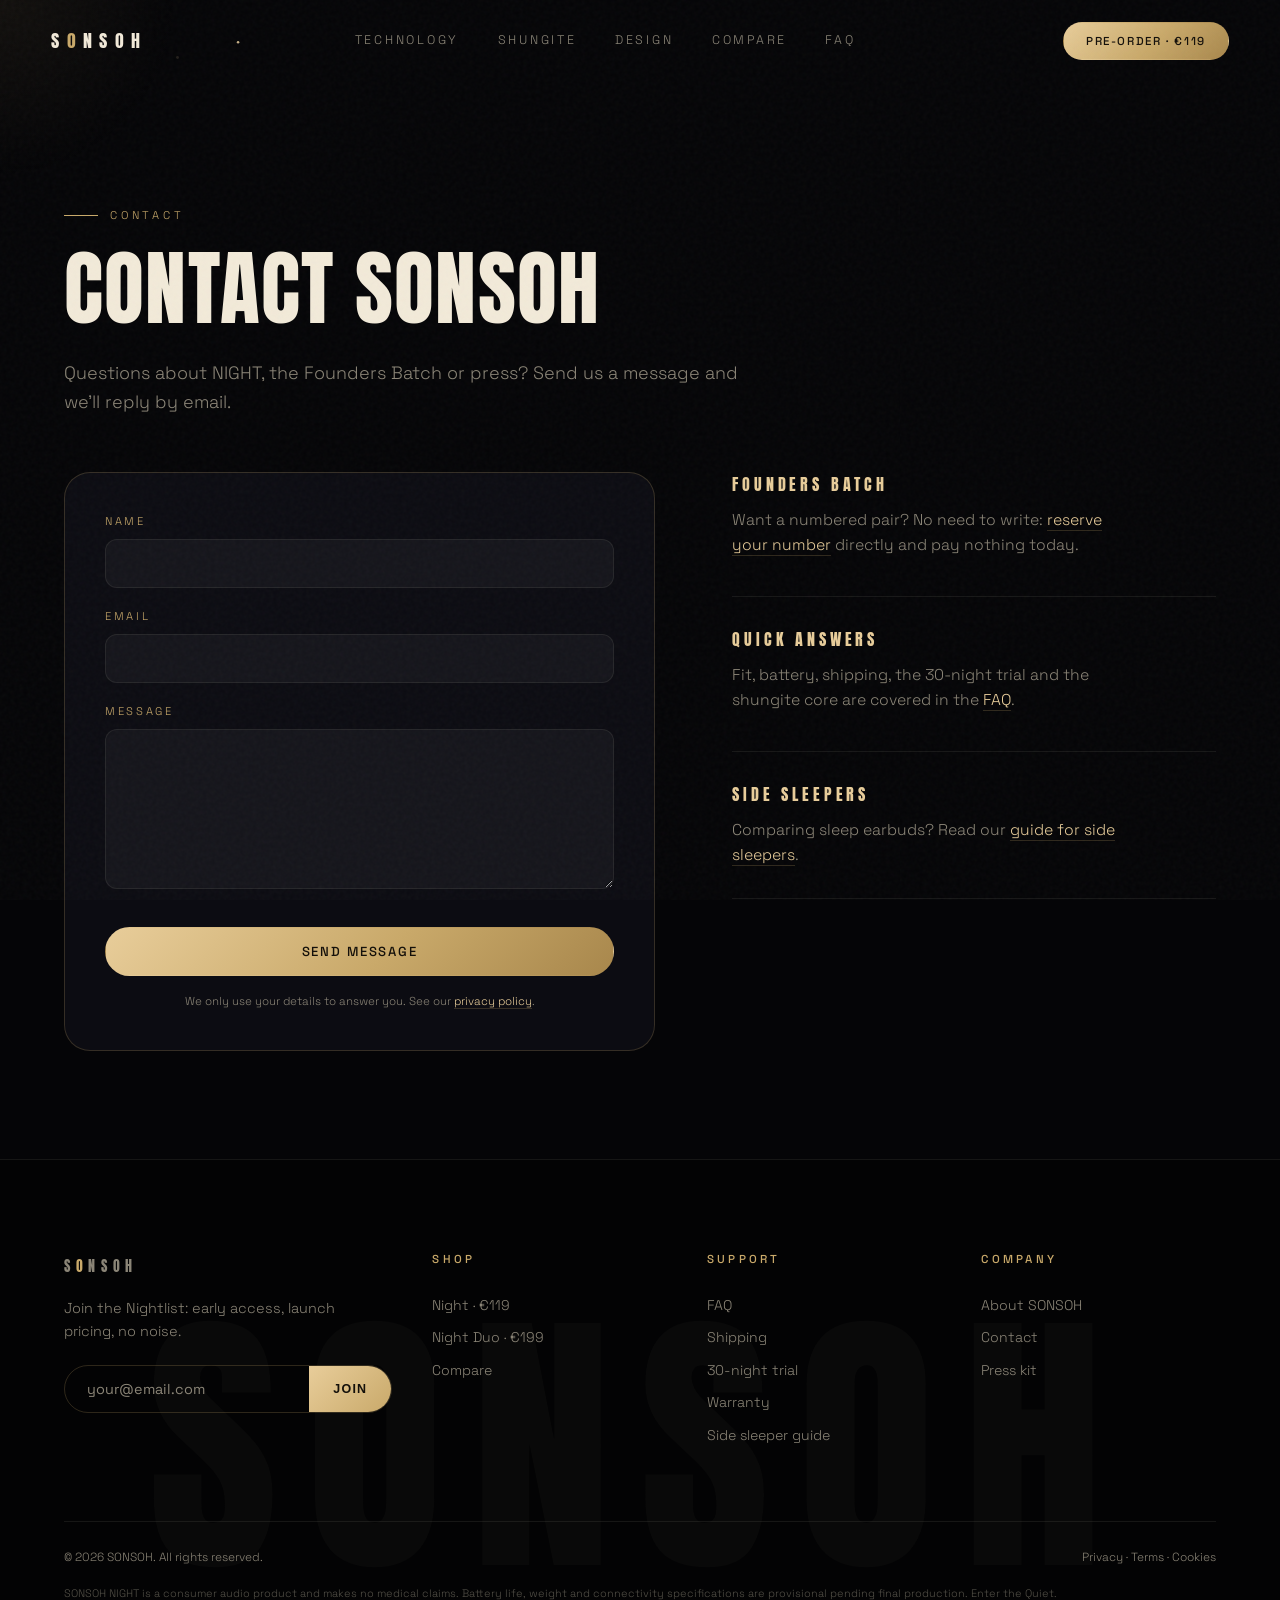
<file: contact.html>
<!DOCTYPE html>
<html lang="en">
<head>
  <meta charset="UTF-8" />
  <meta name="viewport" content="width=device-width, initial-scale=1.0" />
  <title>Contact SONSOH | Questions, Founders Batch and Press</title>
  <meta name="description" content="Contact SONSOH about NIGHT sleep earbuds, a Founders Batch reservation or press enquiries. Send a message through the form and we will reply by email." />
  <link rel="canonical" href="https://sonsoh.com/contact.html" />
  <meta property="og:title" content="Contact SONSOH" />
  <meta property="og:description" content="Questions about SONSOH NIGHT, the Founders Batch or press? Send us a message." />
  <meta property="og:image" content="https://sonsoh.com/images/hero-banner.jpg" />
  <meta property="og:url" content="https://sonsoh.com/contact.html" />
  <meta property="og:type" content="website" />
  <meta property="og:site_name" content="SONSOH" />
  <meta name="twitter:card" content="summary_large_image" />
  <meta name="theme-color" content="#050507" />
  <link rel="icon" href="data:image/svg+xml,%3Csvg xmlns='http://www.w3.org/2000/svg' viewBox='0 0 64 64'%3E%3Crect width='64' height='64' rx='14' fill='%23050507'/%3E%3Ctext x='32' y='44' font-family='Arial Black,sans-serif' font-size='34' font-weight='900' fill='%23C9A96A' text-anchor='middle'%3ES%3C/text%3E%3C/svg%3E" />
  <link rel="preconnect" href="https://fonts.googleapis.com" />
  <link rel="preconnect" href="https://fonts.gstatic.com" crossorigin />
  <link href="https://fonts.googleapis.com/css2?family=Anton&family=Space+Grotesk:wght@300;400;500;600&display=swap" rel="stylesheet" />
  <link rel="stylesheet" href="styles.css" />
  <script defer src="https://stats.1v1battles.com/nv.js" data-website-id="3d2cddb1-2a2c-4aee-99cd-4b33e1ef40aa"></script>
  <script type="application/ld+json">
  {
    "@context": "https://schema.org",
    "@graph": [
      {
        "@type": "ContactPage",
        "@id": "https://sonsoh.com/contact.html",
        "name": "Contact SONSOH",
        "url": "https://sonsoh.com/contact.html",
        "about": {
          "@id": "https://sonsoh.com/#organization"
        }
      },
      {
        "@type": "BreadcrumbList",
        "itemListElement": [
          {
            "@type": "ListItem",
            "position": 1,
            "name": "Home",
            "item": "https://sonsoh.com/"
          },
          {
            "@type": "ListItem",
            "position": 2,
            "name": "Contact",
            "item": "https://sonsoh.com/contact.html"
          }
        ]
      }
    ]
  }
  </script>
</head>
<body>

  <div id="cursor-glow" aria-hidden="true"></div>

  <!-- night clock -->
  <div id="night-clock" aria-hidden="true">
    <span class="dot"></span><span class="t">23:47</span><span>SCROLL THROUGH THE NIGHT</span>
  </div>

  <!-- nav -->
  <header>
    <a class="logo" href="/">S<em>O</em>NSOH</a>
    <nav class="links" aria-label="Main">
      <a href="/#technology">Technology</a>
      <a href="/#core">Shungite</a>
      <a href="/#design">Design</a>
      <a href="/#compare">Compare</a>
      <a href="/#faq">FAQ</a>
    </nav>
    <div class="nav-right">
      <button class="btn btn-gold btn-sm js-open-modal" data-variant="Midnight">Pre-order · €119</button>
      <button id="hamburger" aria-label="Menu"><span></span><span></span><span></span></button>
    </div>
  </header>

  <div id="mobile-menu">
    <a href="/#technology">Technology</a>
    <a href="/#core">Shungite</a>
    <a href="/#design">Design</a>
    <a href="/#compare">Compare</a>
    <a href="/#faq">FAQ</a>
    <button class="btn btn-gold js-open-modal" data-variant="Midnight">Pre-order · €119</button>
  </div>

  <main>

    <section class="page-hero">
      <canvas id="starfield" aria-hidden="true"></canvas>
      <div class="wrap">
        <span class="eyebrow">Contact</span>
        <h1 class="display">Contact SONSOH</h1>
        <p class="lead">Questions about NIGHT, the Founders Batch or press? Send us a message and we'll reply by email.</p>
        <div class="contact-grid" style="margin-top:56px">
          <div class="contact-card">
            <form id="contact-page-form">
              <label for="cp-name">Name</label>
              <input type="text" id="cp-name" name="naam" required autocomplete="name" />
              <label for="cp-email">Email</label>
              <input type="email" id="cp-email" name="email" required autocomplete="email" />
              <label for="cp-msg">Message</label>
              <textarea id="cp-msg" name="bericht" rows="6" required maxlength="3000"></textarea>
              <input type="text" name="_honey" tabindex="-1" autocomplete="off" aria-hidden="true" style="position:absolute;left:-9999px;width:1px;height:1px;opacity:0" />
              <button type="submit" class="btn btn-gold">Send message</button>
              <p class="fine">We only use your details to answer you. See our <a class="text-link" href="privacy.html">privacy policy</a>.</p>
            </form>
            <div class="contact-ok" role="status">
              <div class="ok">✓</div>
              <h2>Message sent.</h2>
              <p>Thank you. We'll reply to the email address you gave us.</p>
            </div>
          </div>
          <div class="contact-side">
            <div class="pillars">
              <div class="pillar">
                <span class="tag">Founders Batch</span>
                <p>Want a numbered pair? No need to write: <a class="text-link js-open-modal" href="/#preorder" data-variant="Midnight">reserve your number</a> directly and pay nothing today.</p>
              </div>
              <div class="pillar">
                <span class="tag">Quick answers</span>
                <p>Fit, battery, shipping, the 30-night trial and the shungite core are covered in the <a class="text-link" href="/#faq">FAQ</a>.</p>
              </div>
              <div class="pillar">
                <span class="tag">Side sleepers</span>
                <p>Comparing sleep earbuds? Read our <a class="text-link" href="sleep-earbuds-for-side-sleepers.html">guide for side sleepers</a>.</p>
              </div>
            </div>
          </div>
        </div>
      </div>
    </section>

  </main>

  <!-- FOOTER -->
  <footer>
    <div class="ghost-mark" aria-hidden="true">SONSOH</div>
    <div class="foot-grid">
      <div class="nightlist">
        <a class="logo" href="/">S<em>O</em>NSOH</a>
        <p>Join the Nightlist: early access, launch pricing, no noise.</p>
        <form class="nl-form" id="nightlist-form">
          <input type="email" name="email" placeholder="your@email.com" required aria-label="Email address" />
          <input type="text" name="_honey" tabindex="-1" autocomplete="off" aria-hidden="true" style="position:absolute;left:-9999px;width:1px;height:1px;opacity:0" />
          <button type="submit">Join</button>
        </form>
      </div>
      <div>
        <h3>Shop</h3>
        <a href="/#preorder">Night · €119</a>
        <a href="/#preorder">Night Duo · €199</a>
        <a href="/#compare">Compare</a>
      </div>
      <div>
        <h3>Support</h3>
        <a href="/#faq">FAQ</a>
        <a href="/#faq">Shipping</a>
        <a href="/#faq">30-night trial</a>
        <a href="/#faq">Warranty</a>
        <a href="sleep-earbuds-for-side-sleepers.html">Side sleeper guide</a>
      </div>
      <div>
        <h3>Company</h3>
        <a href="/">About SONSOH</a>
        <a href="contact.html">Contact</a>
        <a href="/">Press kit</a>
      </div>
    </div>
    <div class="foot-legal">
      <span>© 2026 SONSOH. All rights reserved.</span>
      <span><a href="privacy.html">Privacy</a> · Terms · <a href="privacy.html#cookies">Cookies</a></span>
    </div>
    <p class="foot-disclaimer">SONSOH NIGHT is a consumer audio product and makes no medical claims. Battery life, weight and connectivity specifications are provisional pending final production. Enter the Quiet.</p>
  </footer>

  <!-- MODAL -->
  <div id="modal-backdrop" role="dialog" aria-modal="true" aria-labelledby="modal-title">
    <div class="modal">
      <button class="close" aria-label="Close">×</button>
      <div class="modal-form">
        <h3 id="modal-title">Reserve your number</h3>
        <p class="msub">Pay nothing today. We'll send your payment link when your Founders number is ready to ship.</p>
        <form id="reserve-form">
          <label>Finish</label>
          <div class="variant-pick">
            <button type="button" class="active" data-v="Midnight">Midnight</button>
            <button type="button" data-v="Cloud">Cloud</button>
            <button type="button" data-v="Duo">Duo · both</button>
          </div>
          <label for="r-name">Name</label>
          <input type="text" id="r-name" required autocomplete="name" />
          <label for="r-email">Email</label>
          <input type="email" id="r-email" required autocomplete="email" />
          <input type="text" id="r-hp" name="_honey" tabindex="-1" autocomplete="off" aria-hidden="true" style="position:absolute;left:-9999px;width:1px;height:1px;opacity:0" />
          <button type="submit" class="btn btn-gold">Join the Founders Batch</button>
          <p class="fine">30-night trial · 2-year warranty · cancel anytime before shipping</p>
        </form>
      </div>
      <div class="modal-contact">
        <h3>Contact SONSOH</h3>
        <p class="msub">Questions about NIGHT, the Founders Batch or press? Send us a message and we'll reply by email.</p>
        <form id="contact-form">
          <label for="c-name">Name</label>
          <input type="text" id="c-name" name="naam" required autocomplete="name" />
          <label for="c-email">Email</label>
          <input type="email" id="c-email" name="email" required autocomplete="email" />
          <label for="c-msg">Message</label>
          <textarea id="c-msg" name="bericht" rows="5" required maxlength="3000"></textarea>
          <input type="text" id="c-hp" name="_honey" tabindex="-1" autocomplete="off" aria-hidden="true" style="position:absolute;left:-9999px;width:1px;height:1px;opacity:0" />
          <button type="submit" class="btn btn-gold">Send message</button>
        </form>
      </div>
      <div class="modal-contact-ok">
        <div class="ok">✓</div>
        <h3>Message sent.</h3>
        <p class="msub" style="margin-top:12px">Thank you. We'll reply to the email address you gave us.</p>
        <button class="btn btn-ghost js-close-modal" style="margin-top:20px">Back to the night</button>
      </div>
      <div class="modal-success">
        <div class="ok">✓</div>
        <h3>You're on the list.</h3>
        <p class="msub" style="margin-top:12px">Welcome to the Founders Batch. We'll email you the moment your number is reserved and again when NIGHT ships.</p>
        <button class="btn btn-ghost js-close-modal" style="margin-top:20px">Back to the night</button>
      </div>
    </div>
  </div>

  <script src="app.js"></script>
</body>
</html>
</file>
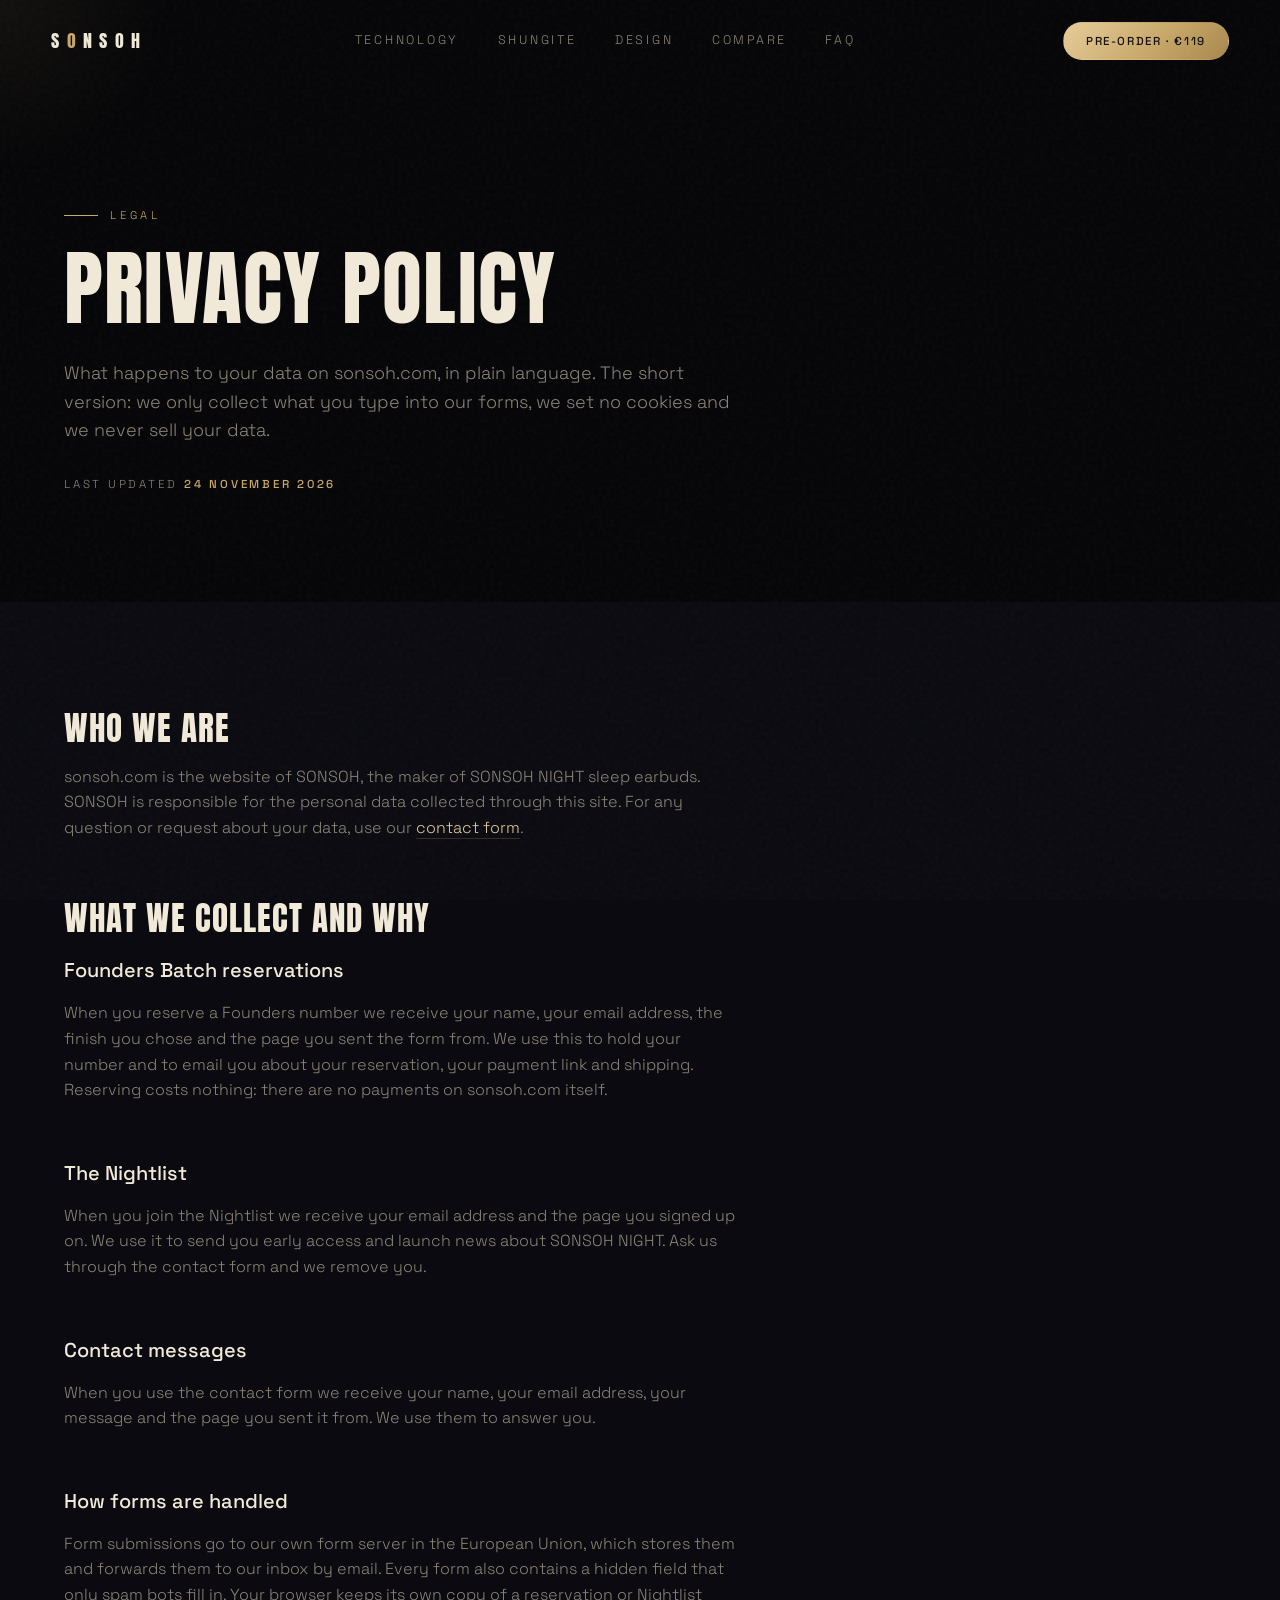
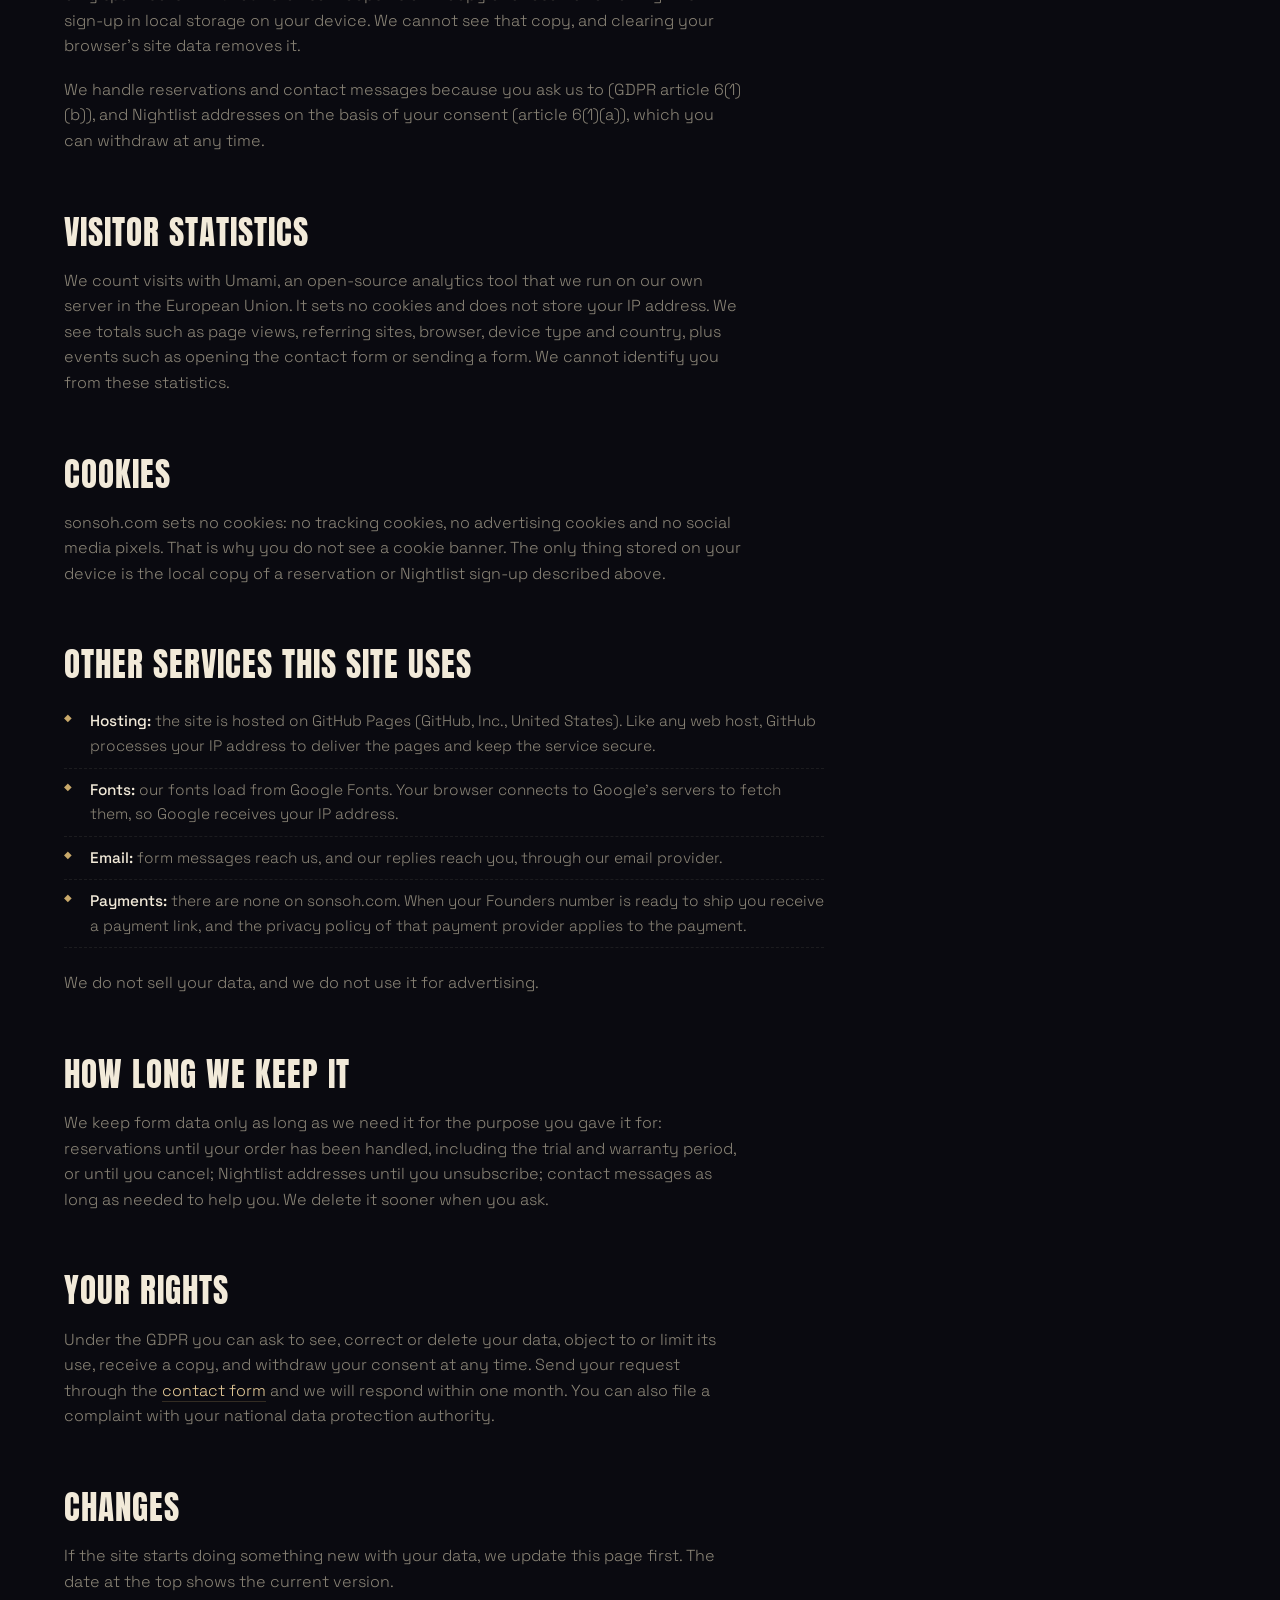
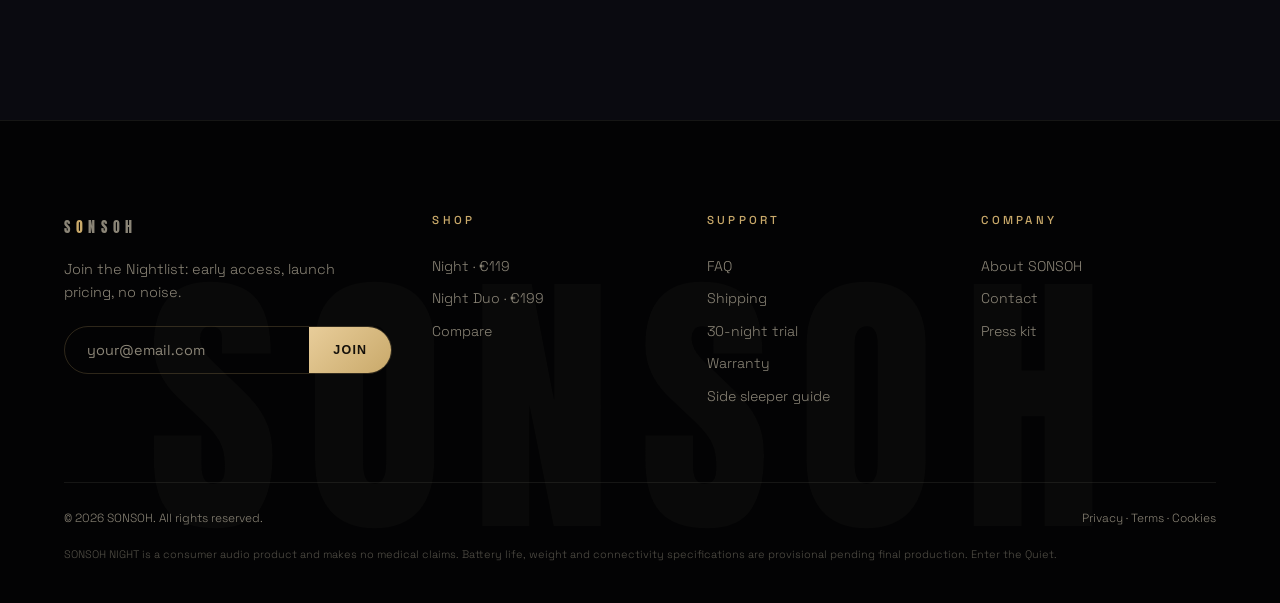
<file: privacy.html>
<!DOCTYPE html>
<html lang="en">
<head>
  <meta charset="UTF-8" />
  <meta name="viewport" content="width=device-width, initial-scale=1.0" />
  <title>Privacy Policy | SONSOH NIGHT Sleep Earbuds</title>
  <meta name="description" content="How sonsoh.com handles your data: what the reservation, Nightlist and contact forms collect, cookie-free visitor statistics, the services we use, your rights." />
  <link rel="canonical" href="https://sonsoh.com/privacy.html" />
  <meta property="og:title" content="Privacy policy · SONSOH" />
  <meta property="og:description" content="What sonsoh.com collects, why, and your rights. No cookies, no data sales." />
  <meta property="og:image" content="https://sonsoh.com/images/hero-banner.jpg" />
  <meta property="og:url" content="https://sonsoh.com/privacy.html" />
  <meta property="og:type" content="website" />
  <meta property="og:site_name" content="SONSOH" />
  <meta name="twitter:card" content="summary_large_image" />
  <meta name="theme-color" content="#050507" />
  <link rel="icon" href="data:image/svg+xml,%3Csvg xmlns='http://www.w3.org/2000/svg' viewBox='0 0 64 64'%3E%3Crect width='64' height='64' rx='14' fill='%23050507'/%3E%3Ctext x='32' y='44' font-family='Arial Black,sans-serif' font-size='34' font-weight='900' fill='%23C9A96A' text-anchor='middle'%3ES%3C/text%3E%3C/svg%3E" />
  <link rel="preconnect" href="https://fonts.googleapis.com" />
  <link rel="preconnect" href="https://fonts.gstatic.com" crossorigin />
  <link href="https://fonts.googleapis.com/css2?family=Anton&family=Space+Grotesk:wght@300;400;500;600&display=swap" rel="stylesheet" />
  <link rel="stylesheet" href="styles.css" />
  <script defer src="https://stats.1v1battles.com/nv.js" data-website-id="3d2cddb1-2a2c-4aee-99cd-4b33e1ef40aa"></script>
  <script type="application/ld+json">
  {
    "@context": "https://schema.org",
    "@graph": [
      {
        "@type": "WebPage",
        "@id": "https://sonsoh.com/privacy.html",
        "name": "Privacy policy",
        "url": "https://sonsoh.com/privacy.html",
        "dateModified": "2026-11-24",
        "publisher": {
          "@id": "https://sonsoh.com/#organization"
        }
      },
      {
        "@type": "BreadcrumbList",
        "itemListElement": [
          {
            "@type": "ListItem",
            "position": 1,
            "name": "Home",
            "item": "https://sonsoh.com/"
          },
          {
            "@type": "ListItem",
            "position": 2,
            "name": "Privacy policy",
            "item": "https://sonsoh.com/privacy.html"
          }
        ]
      }
    ]
  }
  </script>
</head>
<body>

  <div id="cursor-glow" aria-hidden="true"></div>

  <!-- night clock -->
  <div id="night-clock" aria-hidden="true">
    <span class="dot"></span><span class="t">23:47</span><span>SCROLL THROUGH THE NIGHT</span>
  </div>

  <!-- nav -->
  <header>
    <a class="logo" href="/">S<em>O</em>NSOH</a>
    <nav class="links" aria-label="Main">
      <a href="/#technology">Technology</a>
      <a href="/#core">Shungite</a>
      <a href="/#design">Design</a>
      <a href="/#compare">Compare</a>
      <a href="/#faq">FAQ</a>
    </nav>
    <div class="nav-right">
      <button class="btn btn-gold btn-sm js-open-modal" data-variant="Midnight">Pre-order · €119</button>
      <button id="hamburger" aria-label="Menu"><span></span><span></span><span></span></button>
    </div>
  </header>

  <div id="mobile-menu">
    <a href="/#technology">Technology</a>
    <a href="/#core">Shungite</a>
    <a href="/#design">Design</a>
    <a href="/#compare">Compare</a>
    <a href="/#faq">FAQ</a>
    <button class="btn btn-gold js-open-modal" data-variant="Midnight">Pre-order · €119</button>
  </div>

  <main>

    <section class="page-hero">
      <div class="wrap">
        <span class="eyebrow">Legal</span>
        <h1 class="display">Privacy policy</h1>
        <p class="lead">What happens to your data on sonsoh.com, in plain language. The short version: we only collect what you type into our forms, we set no cookies and we never sell your data.</p>
        <p class="byline">Last updated <b>24 November 2026</b></p>
      </div>
    </section>

    <section class="bg-2">
      <div class="wrap prose">
        <h2>Who we are</h2>
        <p>sonsoh.com is the website of SONSOH, the maker of SONSOH NIGHT sleep earbuds. SONSOH is responsible for the personal data collected through this site. For any question or request about your data, use our <a href="contact.html">contact form</a>.</p>

        <h2>What we collect and why</h2>
        <h3>Founders Batch reservations</h3>
        <p>When you reserve a Founders number we receive your name, your email address, the finish you chose and the page you sent the form from. We use this to hold your number and to email you about your reservation, your payment link and shipping. Reserving costs nothing: there are no payments on sonsoh.com itself.</p>
        <h3>The Nightlist</h3>
        <p>When you join the Nightlist we receive your email address and the page you signed up on. We use it to send you early access and launch news about SONSOH NIGHT. Ask us through the contact form and we remove you.</p>
        <h3>Contact messages</h3>
        <p>When you use the contact form we receive your name, your email address, your message and the page you sent it from. We use them to answer you.</p>
        <h3>How forms are handled</h3>
        <p>Form submissions go to our own form server in the European Union, which stores them and forwards them to our inbox by email. Every form also contains a hidden field that only spam bots fill in. Your browser keeps its own copy of a reservation or Nightlist sign-up in local storage on your device. We cannot see that copy, and clearing your browser's site data removes it.</p>
        <p>We handle reservations and contact messages because you ask us to (GDPR article 6(1)(b)), and Nightlist addresses on the basis of your consent (article 6(1)(a)), which you can withdraw at any time.</p>

        <h2>Visitor statistics</h2>
        <p>We count visits with Umami, an open-source analytics tool that we run on our own server in the European Union. It sets no cookies and does not store your IP address. We see totals such as page views, referring sites, browser, device type and country, plus events such as opening the contact form or sending a form. We cannot identify you from these statistics.</p>

        <h2 id="cookies">Cookies</h2>
        <p>sonsoh.com sets no cookies: no tracking cookies, no advertising cookies and no social media pixels. That is why you do not see a cookie banner. The only thing stored on your device is the local copy of a reservation or Nightlist sign-up described above.</p>

        <h2>Other services this site uses</h2>
        <ul>
          <li><strong>Hosting:</strong> the site is hosted on GitHub Pages (GitHub, Inc., United States). Like any web host, GitHub processes your IP address to deliver the pages and keep the service secure.</li>
          <li><strong>Fonts:</strong> our fonts load from Google Fonts. Your browser connects to Google's servers to fetch them, so Google receives your IP address.</li>
          <li><strong>Email:</strong> form messages reach us, and our replies reach you, through our email provider.</li>
          <li><strong>Payments:</strong> there are none on sonsoh.com. When your Founders number is ready to ship you receive a payment link, and the privacy policy of that payment provider applies to the payment.</li>
        </ul>
        <p>We do not sell your data, and we do not use it for advertising.</p>

        <h2>How long we keep it</h2>
        <p>We keep form data only as long as we need it for the purpose you gave it for: reservations until your order has been handled, including the trial and warranty period, or until you cancel; Nightlist addresses until you unsubscribe; contact messages as long as needed to help you. We delete it sooner when you ask.</p>

        <h2>Your rights</h2>
        <p>Under the GDPR you can ask to see, correct or delete your data, object to or limit its use, receive a copy, and withdraw your consent at any time. Send your request through the <a href="contact.html">contact form</a> and we will respond within one month. You can also file a complaint with your national data protection authority.</p>

        <h2>Changes</h2>
        <p>If the site starts doing something new with your data, we update this page first. The date at the top shows the current version.</p>
      </div>
    </section>

  </main>

  <!-- FOOTER -->
  <footer>
    <div class="ghost-mark" aria-hidden="true">SONSOH</div>
    <div class="foot-grid">
      <div class="nightlist">
        <a class="logo" href="/">S<em>O</em>NSOH</a>
        <p>Join the Nightlist: early access, launch pricing, no noise.</p>
        <form class="nl-form" id="nightlist-form">
          <input type="email" name="email" placeholder="your@email.com" required aria-label="Email address" />
          <input type="text" name="_honey" tabindex="-1" autocomplete="off" aria-hidden="true" style="position:absolute;left:-9999px;width:1px;height:1px;opacity:0" />
          <button type="submit">Join</button>
        </form>
      </div>
      <div>
        <h3>Shop</h3>
        <a href="/#preorder">Night · €119</a>
        <a href="/#preorder">Night Duo · €199</a>
        <a href="/#compare">Compare</a>
      </div>
      <div>
        <h3>Support</h3>
        <a href="/#faq">FAQ</a>
        <a href="/#faq">Shipping</a>
        <a href="/#faq">30-night trial</a>
        <a href="/#faq">Warranty</a>
        <a href="sleep-earbuds-for-side-sleepers.html">Side sleeper guide</a>
      </div>
      <div>
        <h3>Company</h3>
        <a href="/">About SONSOH</a>
        <a href="contact.html" class="js-open-contact">Contact</a>
        <a href="/">Press kit</a>
      </div>
    </div>
    <div class="foot-legal">
      <span>© 2026 SONSOH. All rights reserved.</span>
      <span><a href="privacy.html">Privacy</a> · Terms · <a href="privacy.html#cookies">Cookies</a></span>
    </div>
    <p class="foot-disclaimer">SONSOH NIGHT is a consumer audio product and makes no medical claims. Battery life, weight and connectivity specifications are provisional pending final production. Enter the Quiet.</p>
  </footer>

  <!-- MODAL -->
  <div id="modal-backdrop" role="dialog" aria-modal="true" aria-labelledby="modal-title">
    <div class="modal">
      <button class="close" aria-label="Close">×</button>
      <div class="modal-form">
        <h3 id="modal-title">Reserve your number</h3>
        <p class="msub">Pay nothing today. We'll send your payment link when your Founders number is ready to ship.</p>
        <form id="reserve-form">
          <label>Finish</label>
          <div class="variant-pick">
            <button type="button" class="active" data-v="Midnight">Midnight</button>
            <button type="button" data-v="Cloud">Cloud</button>
            <button type="button" data-v="Duo">Duo · both</button>
          </div>
          <label for="r-name">Name</label>
          <input type="text" id="r-name" required autocomplete="name" />
          <label for="r-email">Email</label>
          <input type="email" id="r-email" required autocomplete="email" />
          <input type="text" id="r-hp" name="_honey" tabindex="-1" autocomplete="off" aria-hidden="true" style="position:absolute;left:-9999px;width:1px;height:1px;opacity:0" />
          <button type="submit" class="btn btn-gold">Join the Founders Batch</button>
          <p class="fine">30-night trial · 2-year warranty · cancel anytime before shipping</p>
        </form>
      </div>
      <div class="modal-contact">
        <h3>Contact SONSOH</h3>
        <p class="msub">Questions about NIGHT, the Founders Batch or press? Send us a message and we'll reply by email.</p>
        <form id="contact-form">
          <label for="c-name">Name</label>
          <input type="text" id="c-name" name="naam" required autocomplete="name" />
          <label for="c-email">Email</label>
          <input type="email" id="c-email" name="email" required autocomplete="email" />
          <label for="c-msg">Message</label>
          <textarea id="c-msg" name="bericht" rows="5" required maxlength="3000"></textarea>
          <input type="text" id="c-hp" name="_honey" tabindex="-1" autocomplete="off" aria-hidden="true" style="position:absolute;left:-9999px;width:1px;height:1px;opacity:0" />
          <button type="submit" class="btn btn-gold">Send message</button>
        </form>
      </div>
      <div class="modal-contact-ok">
        <div class="ok">✓</div>
        <h3>Message sent.</h3>
        <p class="msub" style="margin-top:12px">Thank you. We'll reply to the email address you gave us.</p>
        <button class="btn btn-ghost js-close-modal" style="margin-top:20px">Back to the night</button>
      </div>
      <div class="modal-success">
        <div class="ok">✓</div>
        <h3>You're on the list.</h3>
        <p class="msub" style="margin-top:12px">Welcome to the Founders Batch. We'll email you the moment your number is reserved and again when NIGHT ships.</p>
        <button class="btn btn-ghost js-close-modal" style="margin-top:20px">Back to the night</button>
      </div>
    </div>
  </div>

  <script src="app.js"></script>
</body>
</html>
</file>
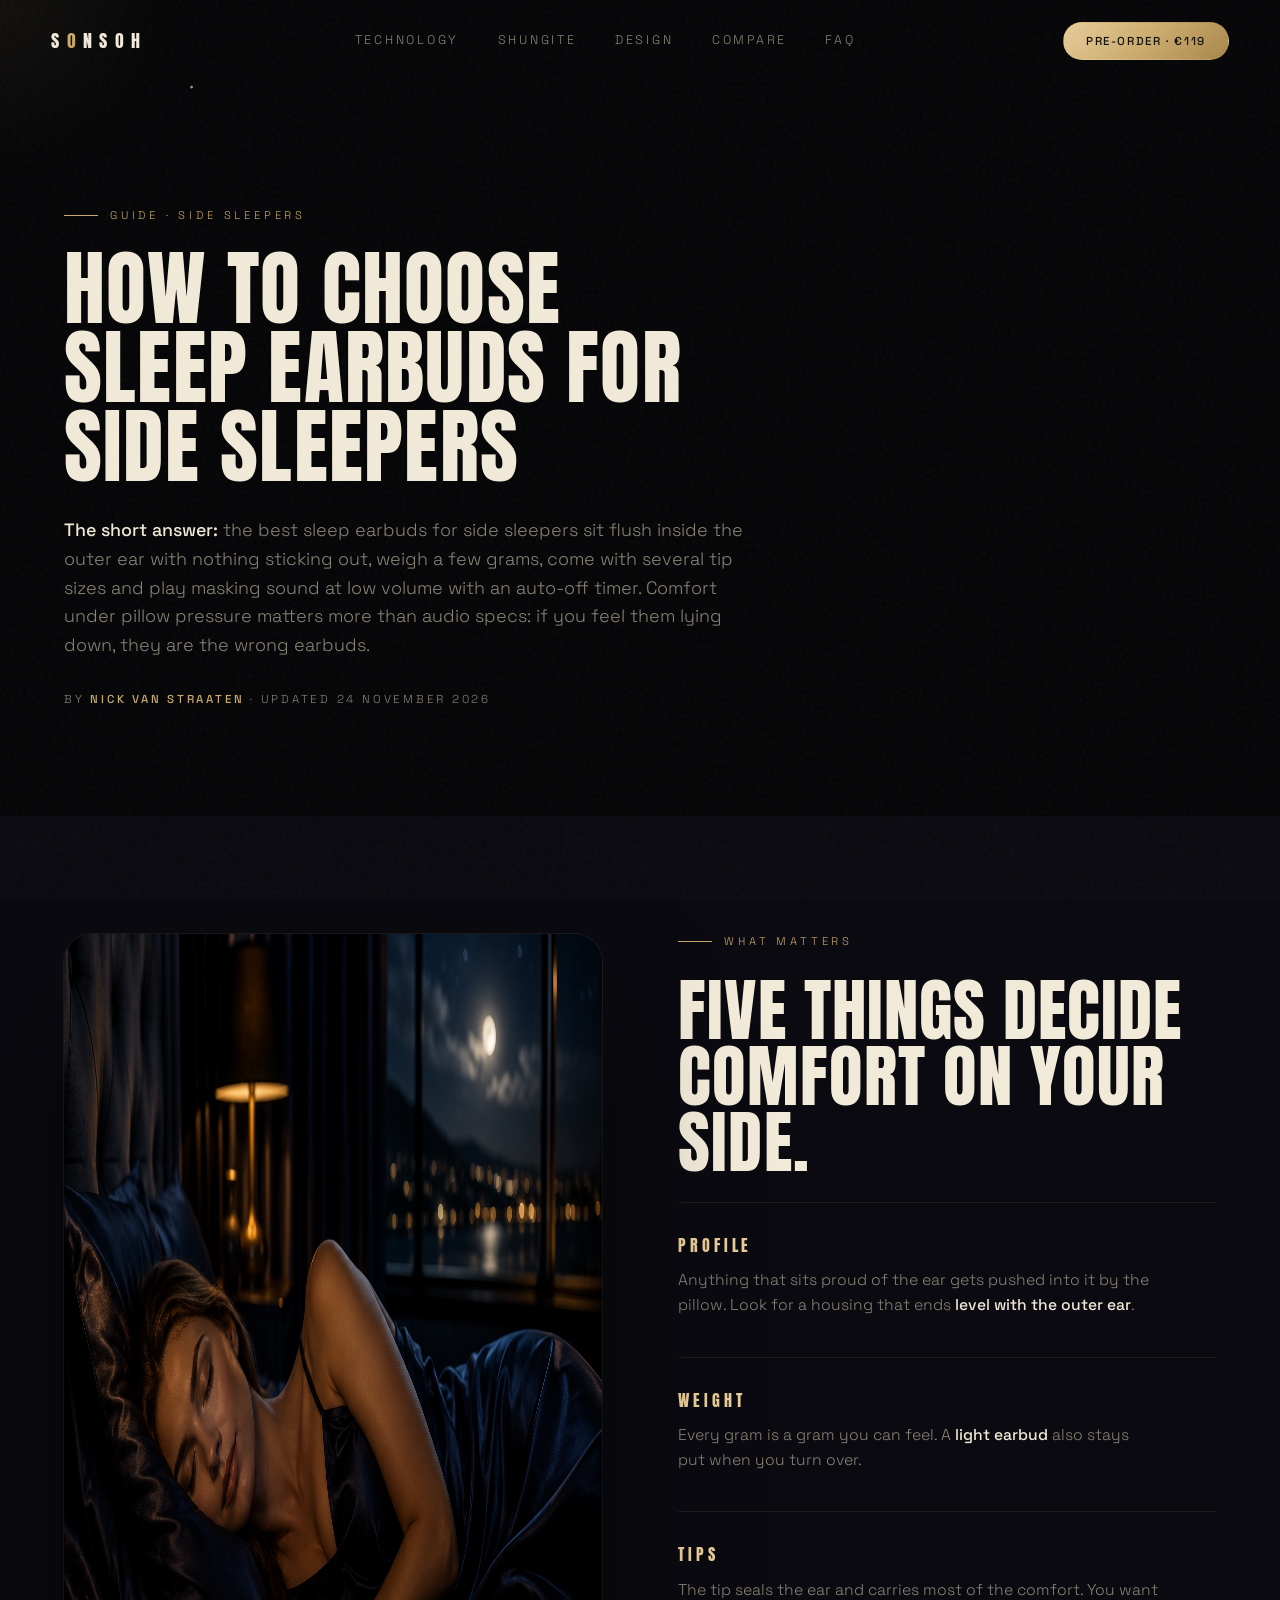
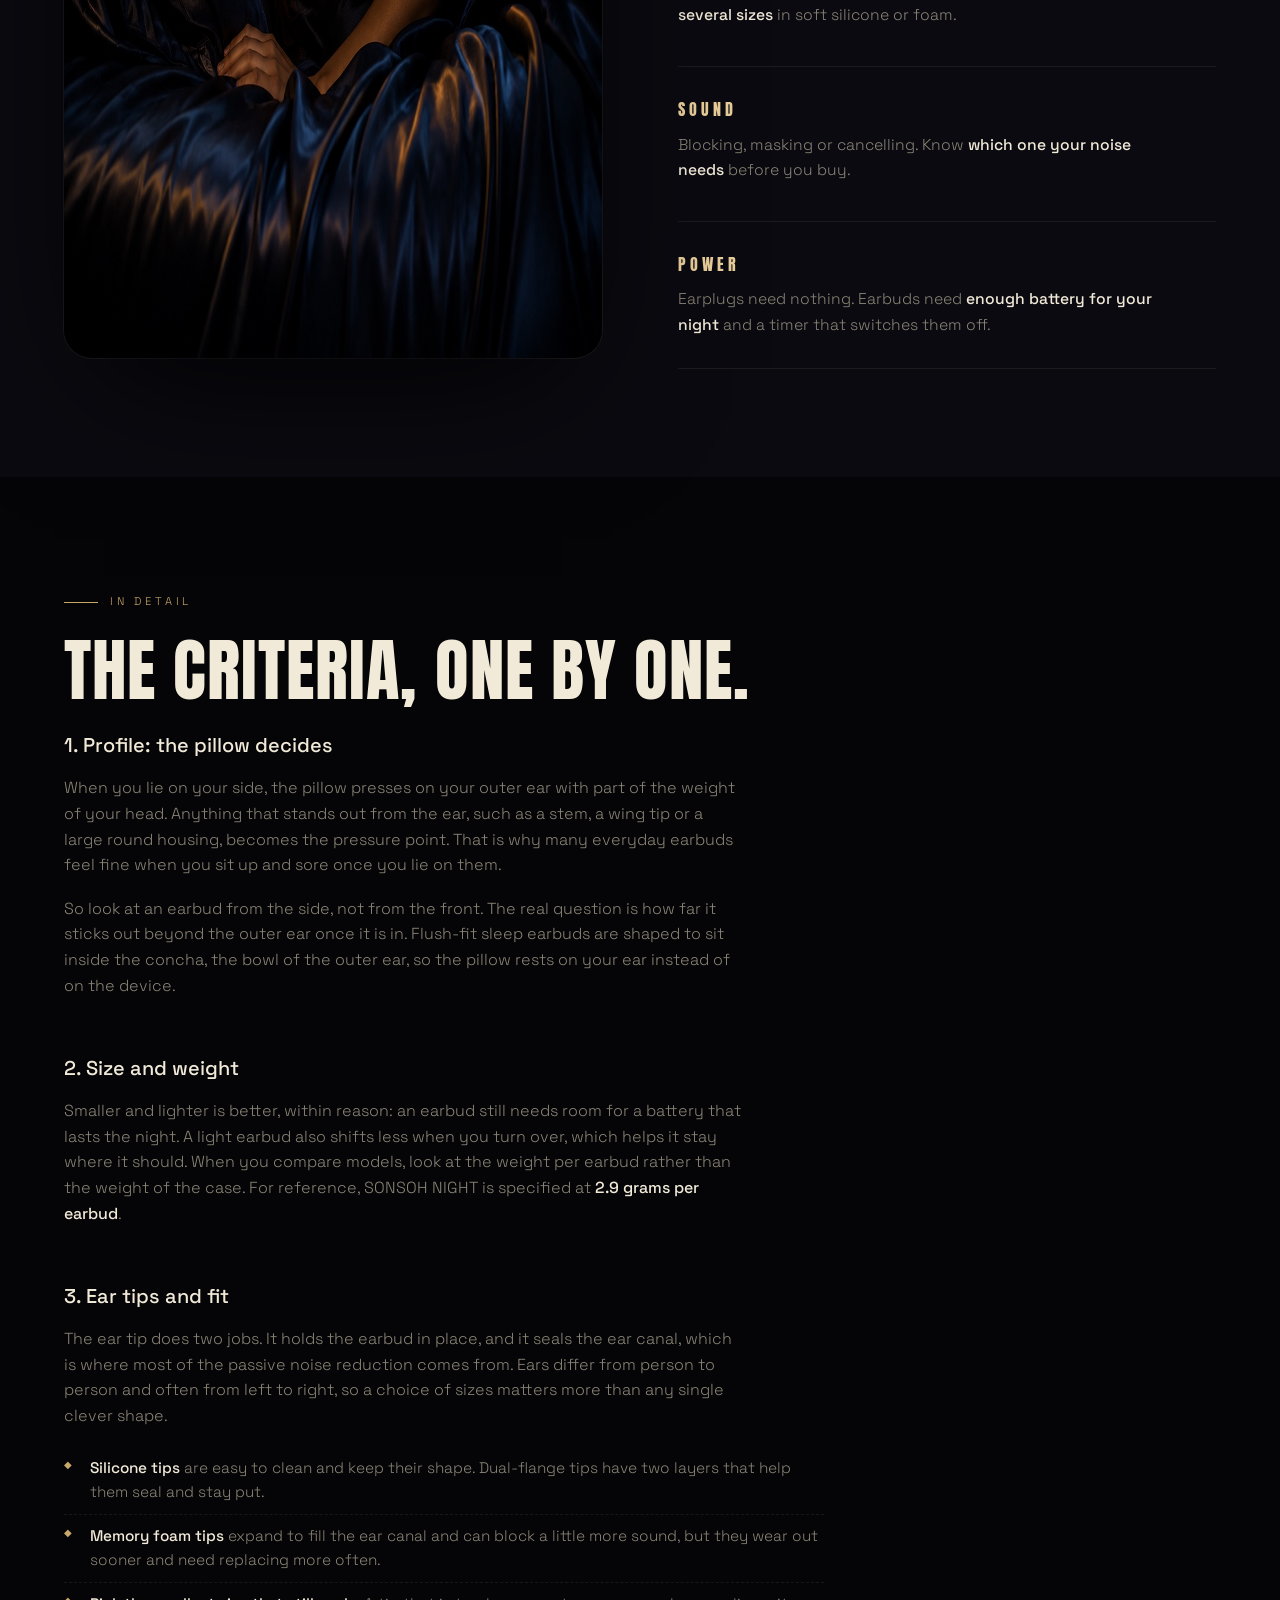
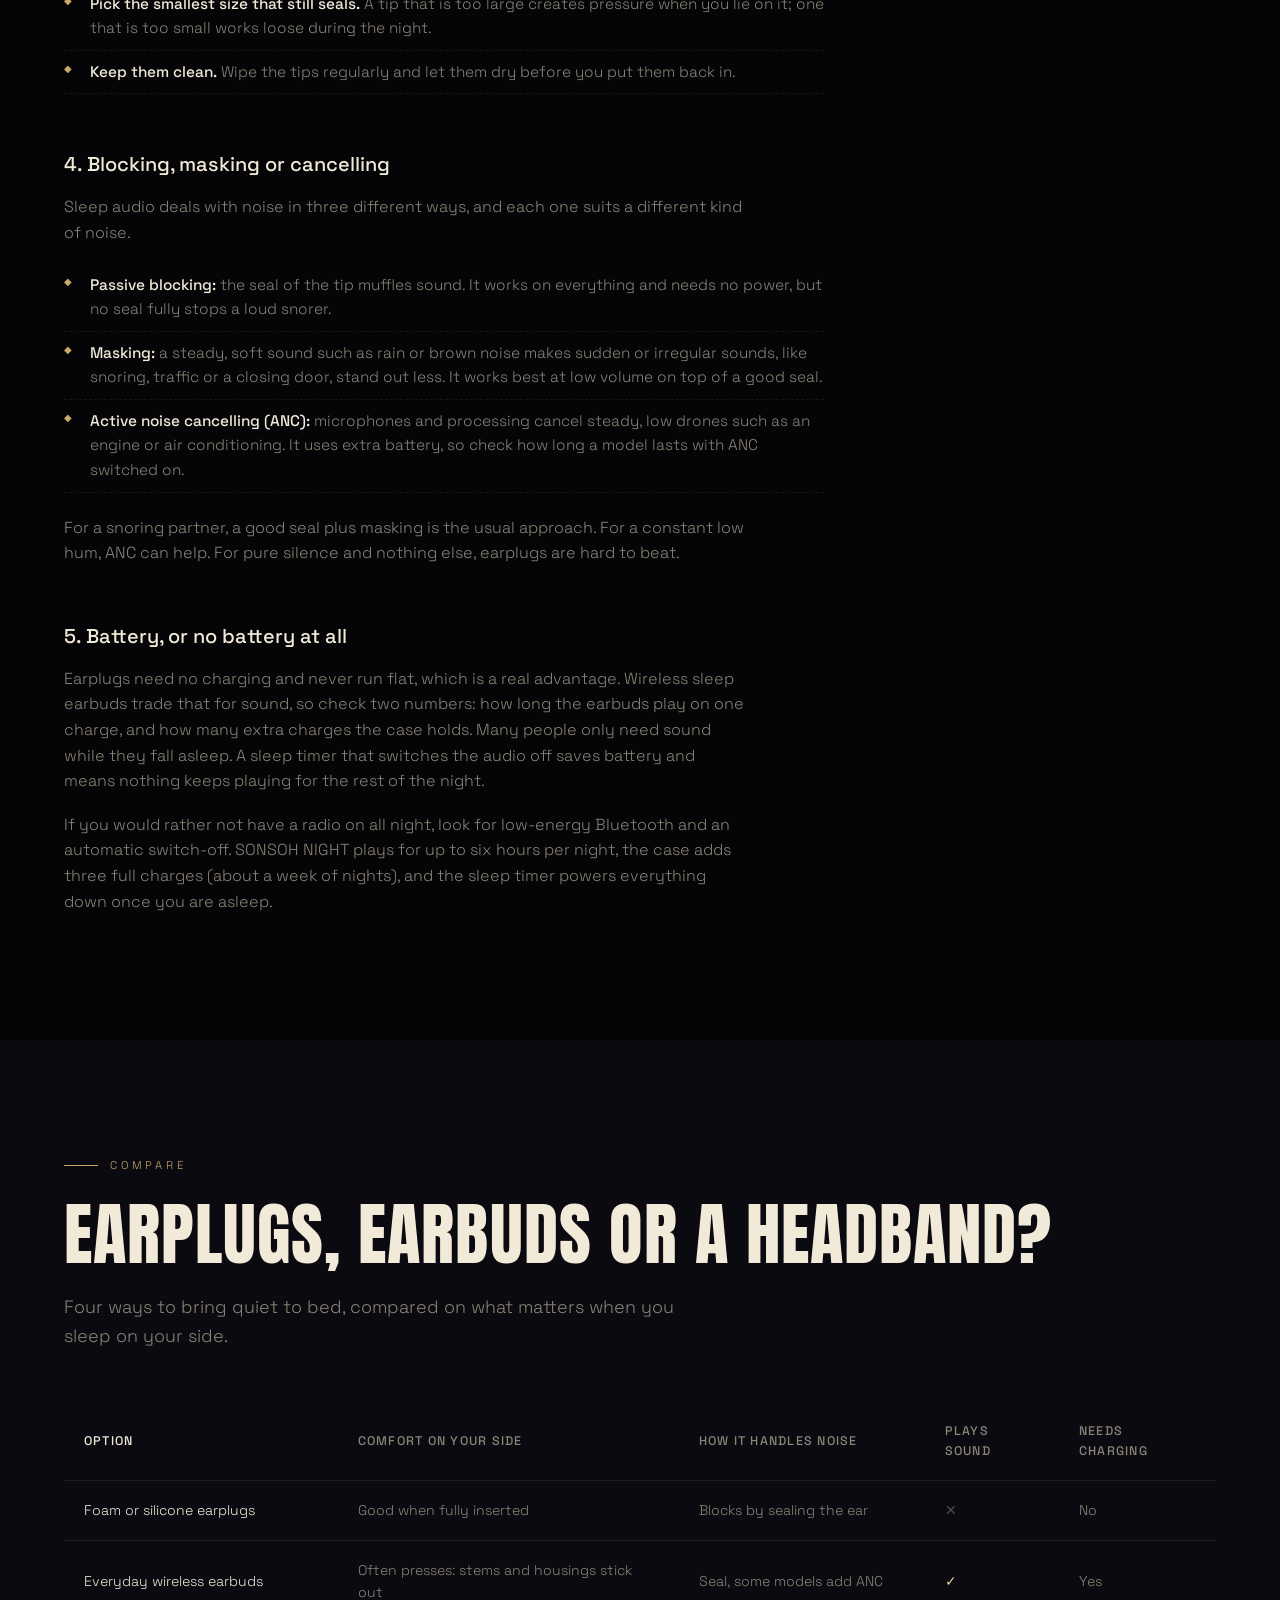
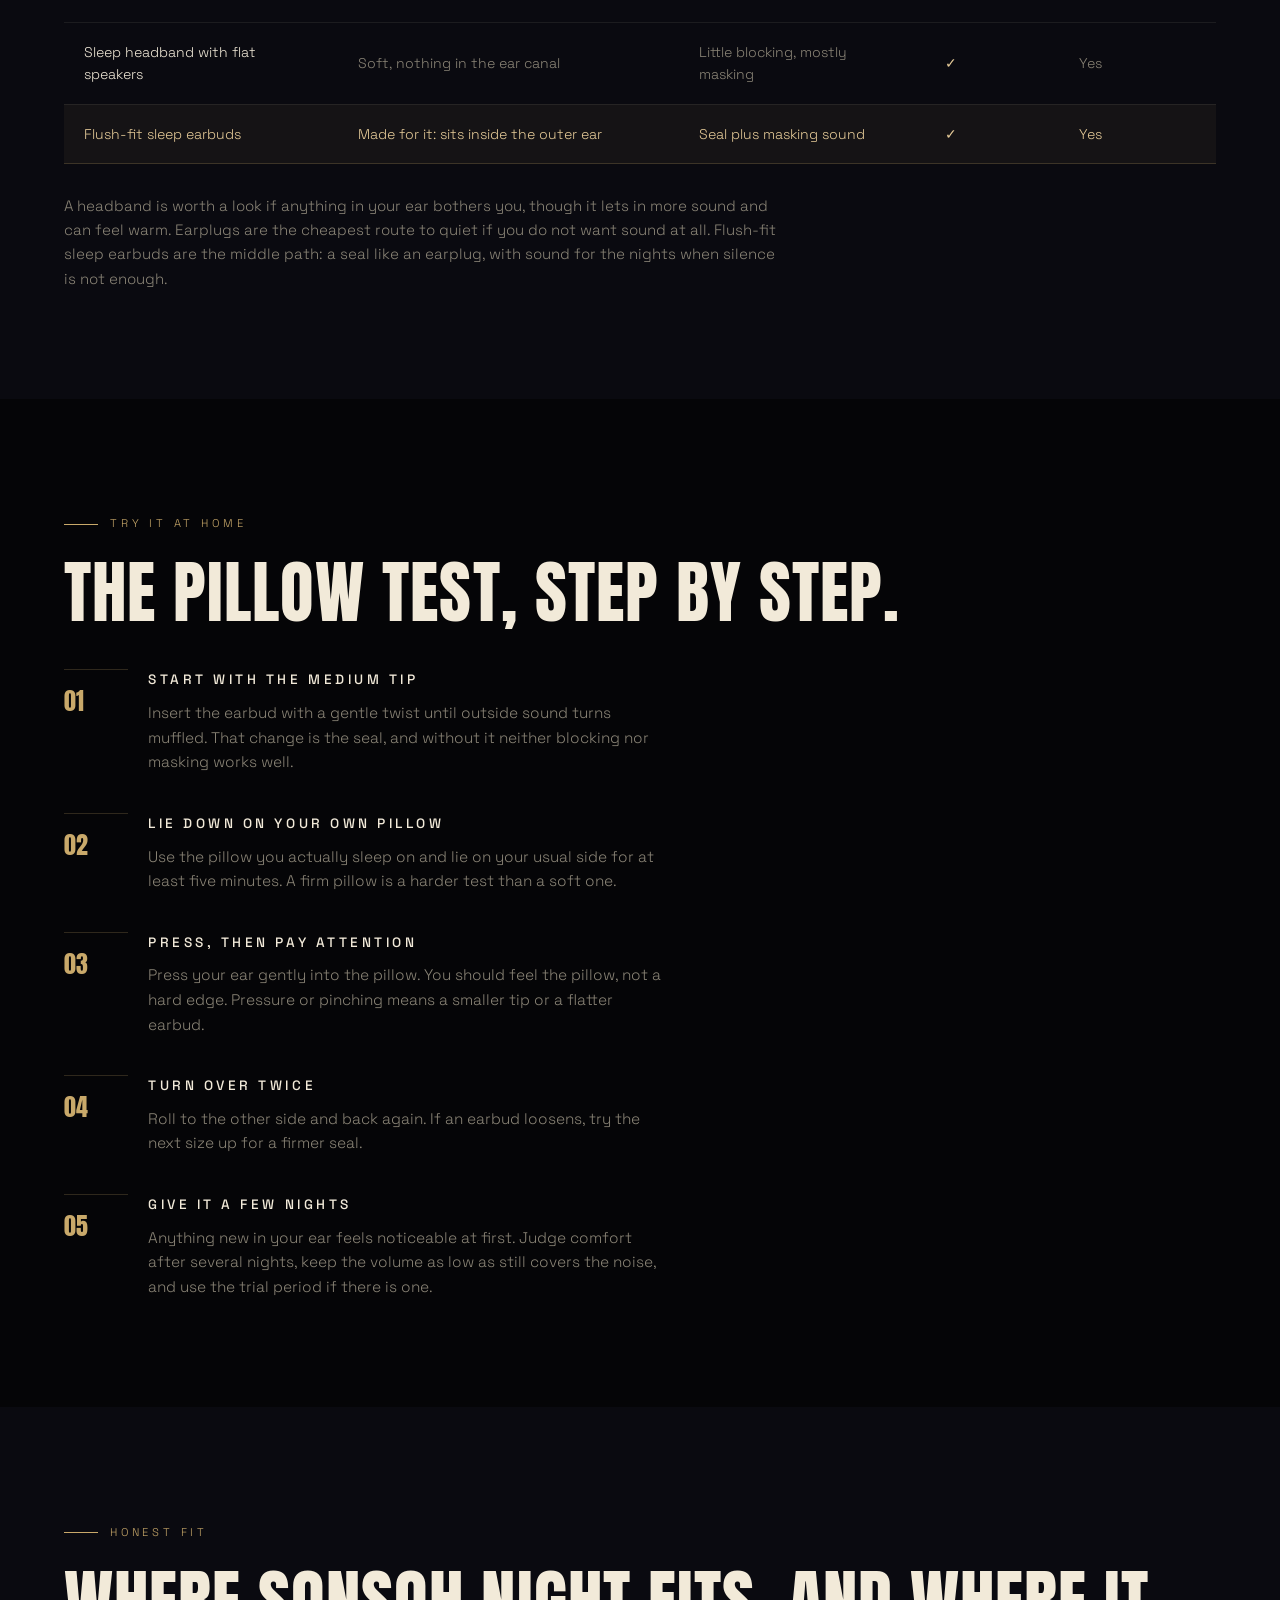
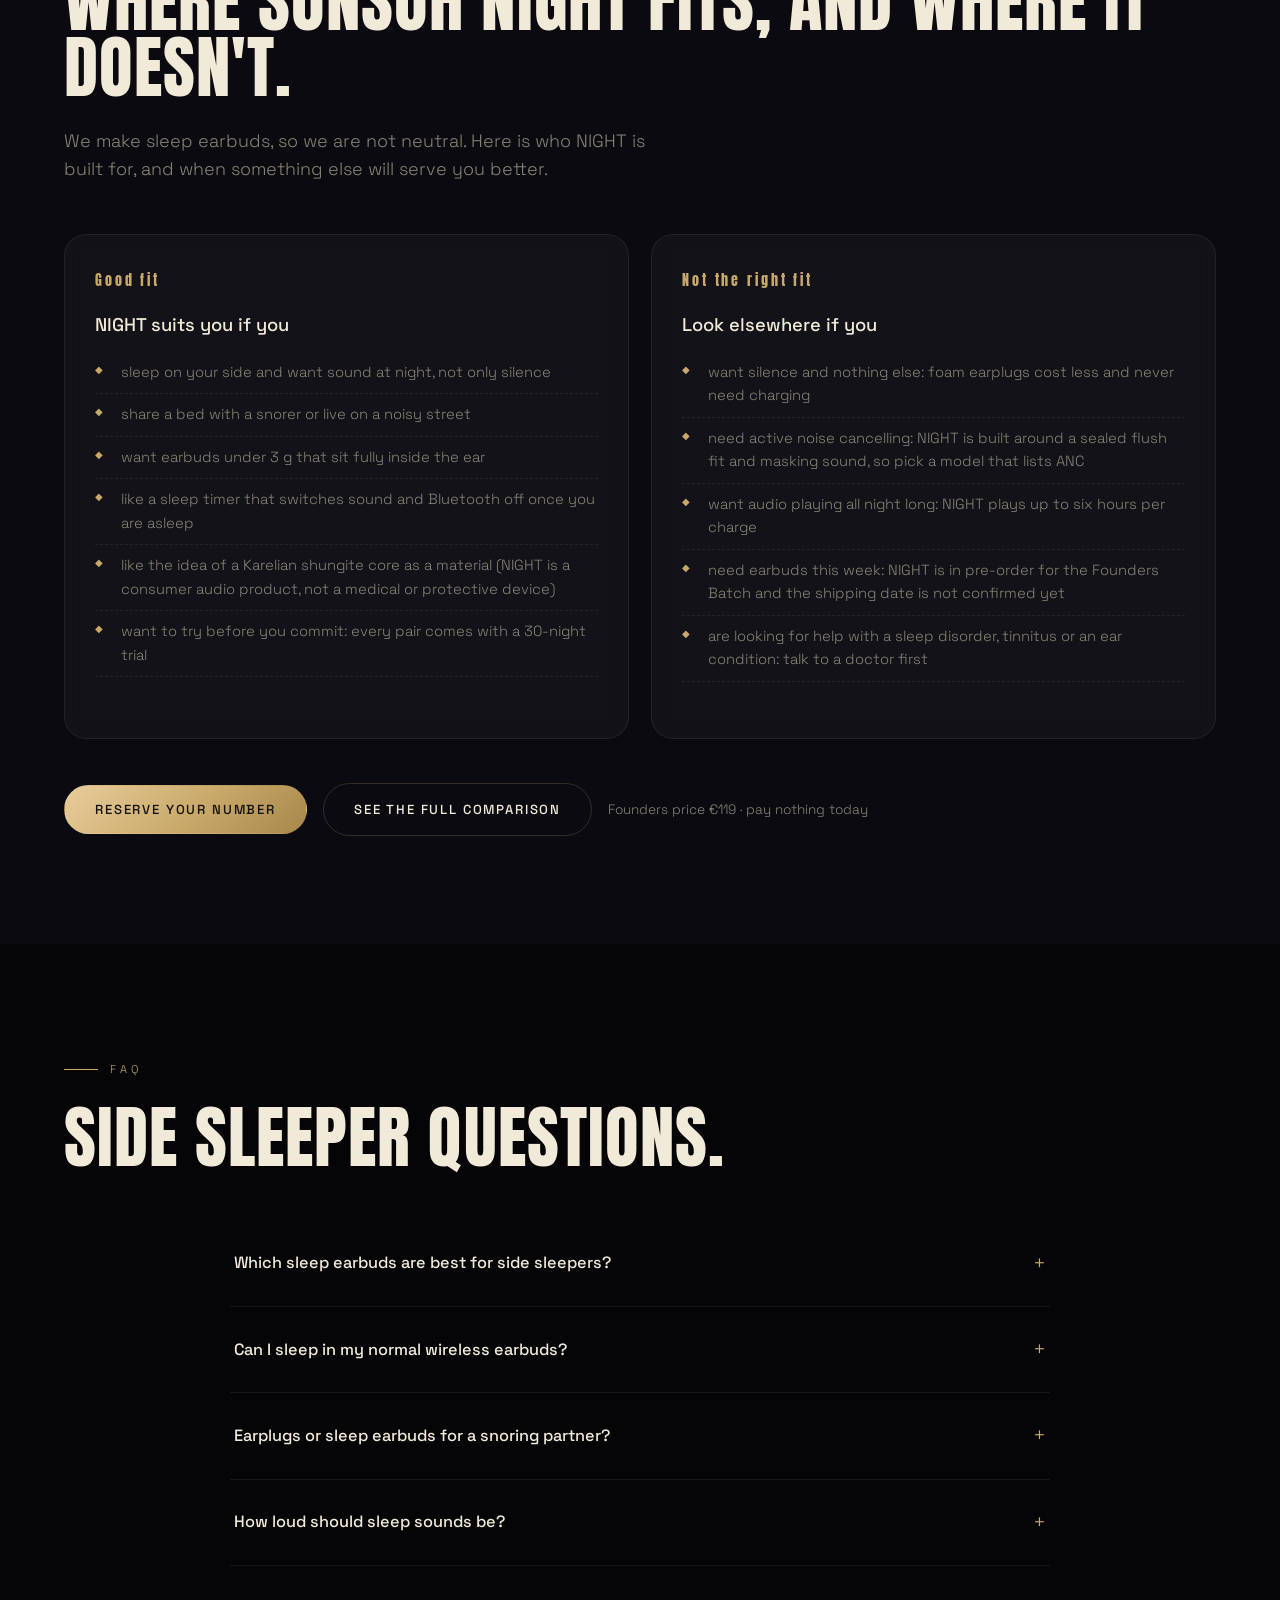
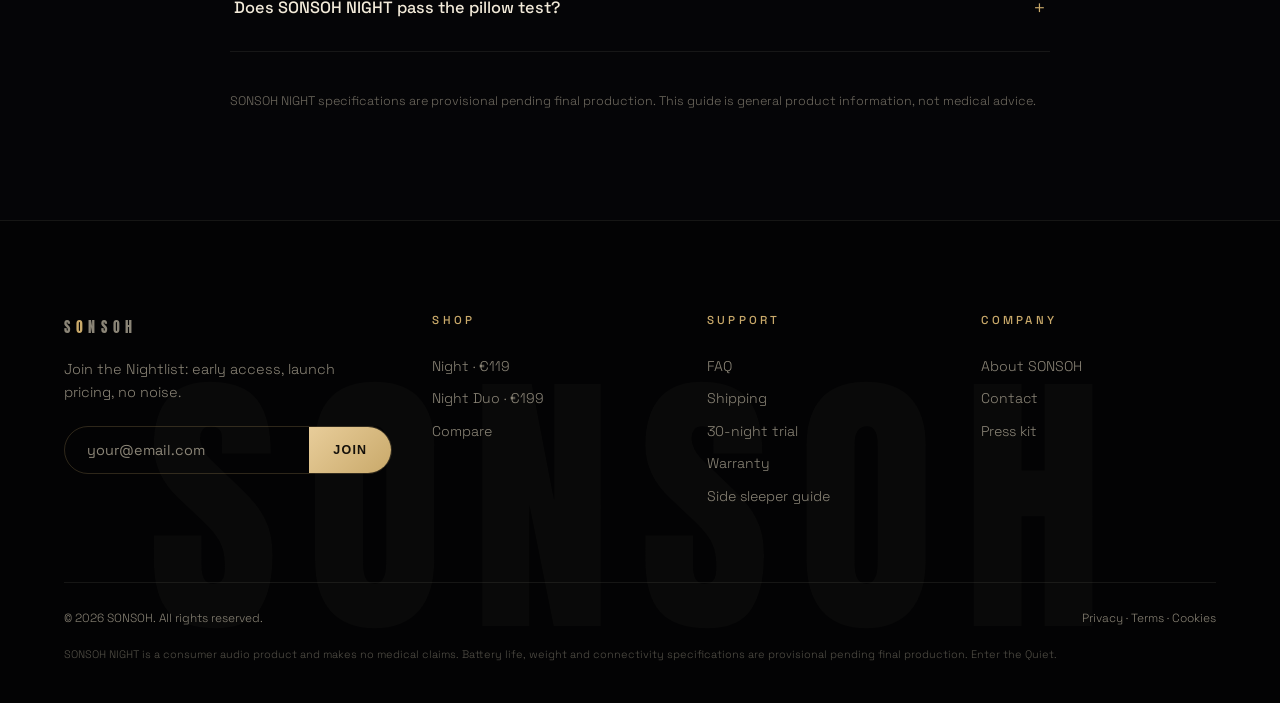
<file: sleep-earbuds-for-side-sleepers.html>
<!DOCTYPE html>
<html lang="en">
<head>
  <meta charset="UTF-8" />
  <meta name="viewport" content="width=device-width, initial-scale=1.0" />
  <title>Best Sleep Earbuds for Side Sleepers: How to Choose | SONSOH</title>
  <meta name="description" content="Which sleep earbuds are best if you sleep on your side? Profile, weight, ear tips, blocking vs masking and battery explained, plus where SONSOH NIGHT fits." />
  <link rel="canonical" href="https://sonsoh.com/sleep-earbuds-for-side-sleepers.html" />
  <meta property="og:title" content="How to choose sleep earbuds for side sleepers" />
  <meta property="og:description" content="Profile, weight, ear tips, blocking vs masking and battery: what actually decides comfort when you sleep on your side." />
  <meta property="og:image" content="https://sonsoh.com/images/lifestyle.jpg" />
  <meta property="og:url" content="https://sonsoh.com/sleep-earbuds-for-side-sleepers.html" />
  <meta property="og:type" content="article" />
  <meta property="og:site_name" content="SONSOH" />
  <meta name="twitter:card" content="summary_large_image" />
  <meta name="theme-color" content="#050507" />
  <link rel="icon" href="data:image/svg+xml,%3Csvg xmlns='http://www.w3.org/2000/svg' viewBox='0 0 64 64'%3E%3Crect width='64' height='64' rx='14' fill='%23050507'/%3E%3Ctext x='32' y='44' font-family='Arial Black,sans-serif' font-size='34' font-weight='900' fill='%23C9A96A' text-anchor='middle'%3ES%3C/text%3E%3C/svg%3E" />
  <link rel="preconnect" href="https://fonts.googleapis.com" />
  <link rel="preconnect" href="https://fonts.gstatic.com" crossorigin />
  <link href="https://fonts.googleapis.com/css2?family=Anton&family=Space+Grotesk:wght@300;400;500;600&display=swap" rel="stylesheet" />
  <link rel="stylesheet" href="styles.css" />
  <script defer src="https://stats.1v1battles.com/nv.js" data-website-id="3d2cddb1-2a2c-4aee-99cd-4b33e1ef40aa"></script>
  <script type="application/ld+json">
  {
    "@context": "https://schema.org",
    "@graph": [
      {
        "@type": "Article",
        "@id": "https://sonsoh.com/sleep-earbuds-for-side-sleepers.html#article",
        "headline": "How to choose sleep earbuds for side sleepers",
        "description": "How to choose sleep earbuds if you sleep on your side: profile, weight, ear tips, blocking vs masking and battery, plus a pillow test you can do at home.",
        "image": "https://sonsoh.com/images/lifestyle.jpg",
        "datePublished": "2026-11-24",
        "dateModified": "2026-11-24",
        "inLanguage": "en",
        "author": {
          "@type": "Person",
          "name": "Nick van Straaten"
        },
        "publisher": {
          "@type": "Organization",
          "@id": "https://sonsoh.com/#organization",
          "name": "SONSOH",
          "url": "https://sonsoh.com/",
          "logo": {
            "@type": "ImageObject",
            "url": "https://sonsoh.com/images/logo.png",
            "width": 512,
            "height": 512
          }
        },
        "mainEntityOfPage": "https://sonsoh.com/sleep-earbuds-for-side-sleepers.html"
      },
      {
        "@type": "BreadcrumbList",
        "itemListElement": [
          {
            "@type": "ListItem",
            "position": 1,
            "name": "Home",
            "item": "https://sonsoh.com/"
          },
          {
            "@type": "ListItem",
            "position": 2,
            "name": "Sleep earbuds for side sleepers",
            "item": "https://sonsoh.com/sleep-earbuds-for-side-sleepers.html"
          }
        ]
      },
      {
        "@type": "FAQPage",
        "mainEntity": [
          {
            "@type": "Question",
            "name": "Which sleep earbuds are best for side sleepers?",
            "acceptedAnswer": {
              "@type": "Answer",
              "text": "The ones you cannot feel on the pillow. Look for a flush fit with nothing sticking out of the ear, a low weight per earbud, several tip sizes and masking sound with a sleep timer. Then check them with the pillow test before you decide."
            }
          },
          {
            "@type": "Question",
            "name": "Can I sleep in my normal wireless earbuds?",
            "acceptedAnswer": {
              "@type": "Answer",
              "text": "You can, but most everyday earbuds are made to be worn upright. Stems and larger housings stick out of the ear and press when you lie on them, and they usually have no sleep timer of their own. Back sleepers often get away with it; side sleepers tend to feel the pressure."
            }
          },
          {
            "@type": "Question",
            "name": "Earplugs or sleep earbuds for a snoring partner?",
            "acceptedAnswer": {
              "@type": "Answer",
              "text": "Try earplugs first if silence works for you: they are cheap and need no battery. If you still hear the snoring through them, or silence itself keeps you awake, sleep earbuds add masking, a steady sound that makes the snoring stand out less."
            }
          },
          {
            "@type": "Question",
            "name": "How loud should sleep sounds be?",
            "acceptedAnswer": {
              "@type": "Answer",
              "text": "As quiet as possible while still covering the noise that bothers you. A good seal lets you keep the volume lower, and a sleep timer stops playback once you are asleep."
            }
          },
          {
            "@type": "Question",
            "name": "Does SONSOH NIGHT pass the pillow test?",
            "acceptedAnswer": {
              "@type": "Answer",
              "text": "That is what it was designed for. NIGHT is specified at 2.9 g per earbud, sits fully inside the ear and comes with dual-flange silicone tips in three sizes. If you can still feel them on your pillow, return them within the 30-night trial."
            }
          }
        ]
      }
    ]
  }
  </script>
</head>
<body>

  <div id="cursor-glow" aria-hidden="true"></div>

  <!-- night clock -->
  <div id="night-clock" aria-hidden="true">
    <span class="dot"></span><span class="t">23:47</span><span>SCROLL THROUGH THE NIGHT</span>
  </div>

  <!-- nav -->
  <header>
    <a class="logo" href="/">S<em>O</em>NSOH</a>
    <nav class="links" aria-label="Main">
      <a href="/#technology">Technology</a>
      <a href="/#core">Shungite</a>
      <a href="/#design">Design</a>
      <a href="/#compare">Compare</a>
      <a href="/#faq">FAQ</a>
    </nav>
    <div class="nav-right">
      <button class="btn btn-gold btn-sm js-open-modal" data-variant="Midnight">Pre-order · €119</button>
      <button id="hamburger" aria-label="Menu"><span></span><span></span><span></span></button>
    </div>
  </header>

  <div id="mobile-menu">
    <a href="/#technology">Technology</a>
    <a href="/#core">Shungite</a>
    <a href="/#design">Design</a>
    <a href="/#compare">Compare</a>
    <a href="/#faq">FAQ</a>
    <button class="btn btn-gold js-open-modal" data-variant="Midnight">Pre-order · €119</button>
  </div>

  <main>

    <!-- GUIDE HERO -->
    <section class="page-hero">
      <canvas id="starfield" aria-hidden="true"></canvas>
      <div class="wrap">
        <span class="eyebrow">Guide · Side sleepers</span>
        <h1 class="display">How to choose sleep earbuds for side sleepers</h1>
        <p class="lead"><strong>The short answer:</strong> the best sleep earbuds for side sleepers sit flush inside the outer ear with nothing sticking out, weigh a few grams, come with several tip sizes and play masking sound at low volume with an auto-off timer. Comfort under pillow pressure matters more than audio specs: if you feel them lying down, they are the wrong earbuds.</p>
        <p class="byline">By <b>Nick van Straaten</b> · Updated 24 November 2026</p>
      </div>
    </section>

    <!-- FIVE CRITERIA -->
    <section id="criteria" class="bg-2">
      <div class="wrap">
        <div class="tech-grid">
          <div class="tilt-frame reveal js-tilt">
            <img src="images/lifestyle.jpg" alt="Side sleeper wearing SONSOH NIGHT sleep earbuds in a dark bedroom" width="1536" height="1024" loading="lazy" />
          </div>
          <div>
            <span class="eyebrow reveal">What matters</span>
            <h2 class="display reveal">Five things decide comfort on your side.</h2>
            <div class="pillars">
              <div class="pillar reveal">
                <span class="tag">Profile</span>
                <p>Anything that sits proud of the ear gets pushed into it by the pillow. Look for a housing that ends <b>level with the outer ear</b>.</p>
              </div>
              <div class="pillar reveal" data-delay="1">
                <span class="tag">Weight</span>
                <p>Every gram is a gram you can feel. A <b>light earbud</b> also stays put when you turn over.</p>
              </div>
              <div class="pillar reveal" data-delay="1">
                <span class="tag">Tips</span>
                <p>The tip seals the ear and carries most of the comfort. You want <b>several sizes</b> in soft silicone or foam.</p>
              </div>
              <div class="pillar reveal" data-delay="2">
                <span class="tag">Sound</span>
                <p>Blocking, masking or cancelling. Know <b>which one your noise needs</b> before you buy.</p>
              </div>
              <div class="pillar reveal" data-delay="2">
                <span class="tag">Power</span>
                <p>Earplugs need nothing. Earbuds need <b>enough battery for your night</b> and a timer that switches them off.</p>
              </div>
            </div>
          </div>
        </div>
      </div>
    </section>

    <!-- CRITERIA IN DETAIL -->
    <section id="in-detail">
      <div class="wrap prose">
        <span class="eyebrow">In detail</span>
        <h2 class="display">The criteria, one by one.</h2>

        <h3>1. Profile: the pillow decides</h3>
        <p>When you lie on your side, the pillow presses on your outer ear with part of the weight of your head. Anything that stands out from the ear, such as a stem, a wing tip or a large round housing, becomes the pressure point. That is why many everyday earbuds feel fine when you sit up and sore once you lie on them.</p>
        <p>So look at an earbud from the side, not from the front. The real question is how far it sticks out beyond the outer ear once it is in. Flush-fit sleep earbuds are shaped to sit inside the concha, the bowl of the outer ear, so the pillow rests on your ear instead of on the device.</p>

        <h3>2. Size and weight</h3>
        <p>Smaller and lighter is better, within reason: an earbud still needs room for a battery that lasts the night. A light earbud also shifts less when you turn over, which helps it stay where it should. When you compare models, look at the weight per earbud rather than the weight of the case. For reference, SONSOH NIGHT is specified at <strong>2.9 grams per earbud</strong>.</p>

        <h3>3. Ear tips and fit</h3>
        <p>The ear tip does two jobs. It holds the earbud in place, and it seals the ear canal, which is where most of the passive noise reduction comes from. Ears differ from person to person and often from left to right, so a choice of sizes matters more than any single clever shape.</p>
        <ul>
          <li><strong>Silicone tips</strong> are easy to clean and keep their shape. Dual-flange tips have two layers that help them seal and stay put.</li>
          <li><strong>Memory foam tips</strong> expand to fill the ear canal and can block a little more sound, but they wear out sooner and need replacing more often.</li>
          <li><strong>Pick the smallest size that still seals.</strong> A tip that is too large creates pressure when you lie on it; one that is too small works loose during the night.</li>
          <li><strong>Keep them clean.</strong> Wipe the tips regularly and let them dry before you put them back in.</li>
        </ul>

        <h3>4. Blocking, masking or cancelling</h3>
        <p>Sleep audio deals with noise in three different ways, and each one suits a different kind of noise.</p>
        <ul>
          <li><strong>Passive blocking:</strong> the seal of the tip muffles sound. It works on everything and needs no power, but no seal fully stops a loud snorer.</li>
          <li><strong>Masking:</strong> a steady, soft sound such as rain or brown noise makes sudden or irregular sounds, like snoring, traffic or a closing door, stand out less. It works best at low volume on top of a good seal.</li>
          <li><strong>Active noise cancelling (ANC):</strong> microphones and processing cancel steady, low drones such as an engine or air conditioning. It uses extra battery, so check how long a model lasts with ANC switched on.</li>
        </ul>
        <p>For a snoring partner, a good seal plus masking is the usual approach. For a constant low hum, ANC can help. For pure silence and nothing else, earplugs are hard to beat.</p>

        <h3>5. Battery, or no battery at all</h3>
        <p>Earplugs need no charging and never run flat, which is a real advantage. Wireless sleep earbuds trade that for sound, so check two numbers: how long the earbuds play on one charge, and how many extra charges the case holds. Many people only need sound while they fall asleep. A sleep timer that switches the audio off saves battery and means nothing keeps playing for the rest of the night.</p>
        <p>If you would rather not have a radio on all night, look for low-energy Bluetooth and an automatic switch-off. SONSOH NIGHT plays for up to six hours per night, the case adds three full charges (about a week of nights), and the sleep timer powers everything down once you are asleep.</p>
      </div>
    </section>

    <!-- OPTIONS COMPARED -->
    <section id="options" class="bg-2">
      <div class="wrap">
        <span class="eyebrow reveal">Compare</span>
        <h2 class="display reveal">Earplugs, earbuds or a headband?</h2>
        <p class="lead reveal" data-delay="1">Four ways to bring quiet to bed, compared on what matters when you sleep on your side.</p>
        <div class="table-scroll">
          <table class="guide-table">
            <thead>
              <tr>
                <th>Option</th>
                <th>Comfort on your side</th>
                <th>How it handles noise</th>
                <th>Plays sound</th>
                <th>Needs charging</th>
              </tr>
            </thead>
            <tbody>
              <tr><td>Foam or silicone earplugs</td><td>Good when fully inserted</td><td>Blocks by sealing the ear</td><td class="no">✕</td><td>No</td></tr>
              <tr><td>Everyday wireless earbuds</td><td>Often presses: stems and housings stick out</td><td>Seal, some models add ANC</td><td class="yes">✓</td><td>Yes</td></tr>
              <tr><td>Sleep headband with flat speakers</td><td>Soft, nothing in the ear canal</td><td>Little blocking, mostly masking</td><td class="yes">✓</td><td>Yes</td></tr>
              <tr><td class="hl">Flush-fit sleep earbuds</td><td class="hl">Made for it: sits inside the outer ear</td><td class="hl">Seal plus masking sound</td><td class="hl yes">✓</td><td class="hl">Yes</td></tr>
            </tbody>
          </table>
        </div>
        <p class="table-note">A headband is worth a look if anything in your ear bothers you, though it lets in more sound and can feel warm. Earplugs are the cheapest route to quiet if you do not want sound at all. Flush-fit sleep earbuds are the middle path: a seal like an earplug, with sound for the nights when silence is not enough.</p>
      </div>
    </section>

    <!-- PILLOW TEST -->
    <section id="pillow-test">
      <div class="wrap">
        <span class="eyebrow reveal">Try it at home</span>
        <h2 class="display reveal">The pillow test, step by step.</h2>
        <div class="core-points steps">
          <div class="core-point">
            <span class="idx">01</span>
            <div>
              <h3>Start with the medium tip</h3>
              <p>Insert the earbud with a gentle twist until outside sound turns muffled. That change is the seal, and without it neither blocking nor masking works well.</p>
            </div>
          </div>
          <div class="core-point">
            <span class="idx">02</span>
            <div>
              <h3>Lie down on your own pillow</h3>
              <p>Use the pillow you actually sleep on and lie on your usual side for at least five minutes. A firm pillow is a harder test than a soft one.</p>
            </div>
          </div>
          <div class="core-point">
            <span class="idx">03</span>
            <div>
              <h3>Press, then pay attention</h3>
              <p>Press your ear gently into the pillow. You should feel the pillow, not a hard edge. Pressure or pinching means a smaller tip or a flatter earbud.</p>
            </div>
          </div>
          <div class="core-point">
            <span class="idx">04</span>
            <div>
              <h3>Turn over twice</h3>
              <p>Roll to the other side and back again. If an earbud loosens, try the next size up for a firmer seal.</p>
            </div>
          </div>
          <div class="core-point">
            <span class="idx">05</span>
            <div>
              <h3>Give it a few nights</h3>
              <p>Anything new in your ear feels noticeable at first. Judge comfort after several nights, keep the volume as low as still covers the noise, and use the trial period if there is one.</p>
            </div>
          </div>
        </div>
      </div>
    </section>

    <!-- HONEST FIT -->
    <section id="fit" class="bg-2">
      <div class="wrap">
        <span class="eyebrow reveal">Honest fit</span>
        <h2 class="display reveal">Where SONSOH NIGHT fits, and where it doesn't.</h2>
        <p class="lead reveal" data-delay="1">We make sleep earbuds, so we are not neutral. Here is who NIGHT is built for, and when something else will serve you better.</p>
        <div class="fit-grid">
          <div class="card">
            <div class="num">Good fit</div>
            <h3>NIGHT suits you if you</h3>
            <ul class="card-list">
              <li>sleep on your side and want sound at night, not only silence</li>
              <li>share a bed with a snorer or live on a noisy street</li>
              <li>want earbuds under 3 g that sit fully inside the ear</li>
              <li>like a sleep timer that switches sound and Bluetooth off once you are asleep</li>
              <li>like the idea of a Karelian shungite core as a material (NIGHT is a consumer audio product, not a medical or protective device)</li>
              <li>want to try before you commit: every pair comes with a 30-night trial</li>
            </ul>
          </div>
          <div class="card">
            <div class="num">Not the right fit</div>
            <h3>Look elsewhere if you</h3>
            <ul class="card-list">
              <li>want silence and nothing else: foam earplugs cost less and never need charging</li>
              <li>need active noise cancelling: NIGHT is built around a sealed flush fit and masking sound, so pick a model that lists ANC</li>
              <li>want audio playing all night long: NIGHT plays up to six hours per charge</li>
              <li>need earbuds this week: NIGHT is in pre-order for the Founders Batch and the shipping date is not confirmed yet</li>
              <li>are looking for help with a sleep disorder, tinnitus or an ear condition: talk to a doctor first</li>
            </ul>
          </div>
        </div>
        <div class="fit-ctas">
          <button class="btn btn-gold js-open-modal" data-variant="Midnight">Reserve your number</button>
          <a class="btn btn-ghost" href="/#compare">See the full comparison</a>
          <span class="hint">Founders price €119 · pay nothing today</span>
        </div>
      </div>
    </section>

    <!-- FAQ -->
    <section id="faq">
      <div class="wrap">
        <span class="eyebrow reveal">FAQ</span>
        <h2 class="display reveal">Side sleeper questions.</h2>
        <div class="faq-list">
          <details>
            <summary>Which sleep earbuds are best for side sleepers? <span class="plus">+</span></summary>
            <p>The ones you cannot feel on the pillow. Look for a flush fit with nothing sticking out of the ear, a low weight per earbud, several tip sizes and masking sound with a sleep timer. Then check them with the pillow test before you decide.</p>
          </details>
          <details>
            <summary>Can I sleep in my normal wireless earbuds? <span class="plus">+</span></summary>
            <p>You can, but most everyday earbuds are made to be worn upright. Stems and larger housings stick out of the ear and press when you lie on them, and they usually have no sleep timer of their own. Back sleepers often get away with it; side sleepers tend to feel the pressure.</p>
          </details>
          <details>
            <summary>Earplugs or sleep earbuds for a snoring partner? <span class="plus">+</span></summary>
            <p>Try earplugs first if silence works for you: they are cheap and need no battery. If you still hear the snoring through them, or silence itself keeps you awake, sleep earbuds add masking, a steady sound that makes the snoring stand out less.</p>
          </details>
          <details>
            <summary>How loud should sleep sounds be? <span class="plus">+</span></summary>
            <p>As quiet as possible while still covering the noise that bothers you. A good seal lets you keep the volume lower, and a sleep timer stops playback once you are asleep.</p>
          </details>
          <details>
            <summary>Does SONSOH NIGHT pass the pillow test? <span class="plus">+</span></summary>
            <p>That is what it was designed for. NIGHT is specified at 2.9 g per earbud, sits fully inside the ear and comes with dual-flange silicone tips in three sizes. If you can still feel them on your pillow, return them within the 30-night trial.</p>
          </details>
        </div>
        <p class="page-note">SONSOH NIGHT specifications are provisional pending final production. This guide is general product information, not medical advice.</p>
      </div>
    </section>

  </main>

  <!-- FOOTER -->
  <footer>
    <div class="ghost-mark" aria-hidden="true">SONSOH</div>
    <div class="foot-grid">
      <div class="nightlist">
        <a class="logo" href="/">S<em>O</em>NSOH</a>
        <p>Join the Nightlist: early access, launch pricing, no noise.</p>
        <form class="nl-form" id="nightlist-form">
          <input type="email" name="email" placeholder="your@email.com" required aria-label="Email address" />
          <input type="text" name="_honey" tabindex="-1" autocomplete="off" aria-hidden="true" style="position:absolute;left:-9999px;width:1px;height:1px;opacity:0" />
          <button type="submit">Join</button>
        </form>
      </div>
      <div>
        <h3>Shop</h3>
        <a href="/#preorder">Night · €119</a>
        <a href="/#preorder">Night Duo · €199</a>
        <a href="/#compare">Compare</a>
      </div>
      <div>
        <h3>Support</h3>
        <a href="/#faq">FAQ</a>
        <a href="/#faq">Shipping</a>
        <a href="/#faq">30-night trial</a>
        <a href="/#faq">Warranty</a>
        <a href="sleep-earbuds-for-side-sleepers.html">Side sleeper guide</a>
      </div>
      <div>
        <h3>Company</h3>
        <a href="/">About SONSOH</a>
        <a href="contact.html" class="js-open-contact">Contact</a>
        <a href="/">Press kit</a>
      </div>
    </div>
    <div class="foot-legal">
      <span>© 2026 SONSOH. All rights reserved.</span>
      <span><a href="privacy.html">Privacy</a> · Terms · <a href="privacy.html#cookies">Cookies</a></span>
    </div>
    <p class="foot-disclaimer">SONSOH NIGHT is a consumer audio product and makes no medical claims. Battery life, weight and connectivity specifications are provisional pending final production. Enter the Quiet.</p>
  </footer>

  <!-- MODAL -->
  <div id="modal-backdrop" role="dialog" aria-modal="true" aria-labelledby="modal-title">
    <div class="modal">
      <button class="close" aria-label="Close">×</button>
      <div class="modal-form">
        <h3 id="modal-title">Reserve your number</h3>
        <p class="msub">Pay nothing today. We'll send your payment link when your Founders number is ready to ship.</p>
        <form id="reserve-form">
          <label>Finish</label>
          <div class="variant-pick">
            <button type="button" class="active" data-v="Midnight">Midnight</button>
            <button type="button" data-v="Cloud">Cloud</button>
            <button type="button" data-v="Duo">Duo · both</button>
          </div>
          <label for="r-name">Name</label>
          <input type="text" id="r-name" required autocomplete="name" />
          <label for="r-email">Email</label>
          <input type="email" id="r-email" required autocomplete="email" />
          <input type="text" id="r-hp" name="_honey" tabindex="-1" autocomplete="off" aria-hidden="true" style="position:absolute;left:-9999px;width:1px;height:1px;opacity:0" />
          <button type="submit" class="btn btn-gold">Join the Founders Batch</button>
          <p class="fine">30-night trial · 2-year warranty · cancel anytime before shipping</p>
        </form>
      </div>
      <div class="modal-contact">
        <h3>Contact SONSOH</h3>
        <p class="msub">Questions about NIGHT, the Founders Batch or press? Send us a message and we'll reply by email.</p>
        <form id="contact-form">
          <label for="c-name">Name</label>
          <input type="text" id="c-name" name="naam" required autocomplete="name" />
          <label for="c-email">Email</label>
          <input type="email" id="c-email" name="email" required autocomplete="email" />
          <label for="c-msg">Message</label>
          <textarea id="c-msg" name="bericht" rows="5" required maxlength="3000"></textarea>
          <input type="text" id="c-hp" name="_honey" tabindex="-1" autocomplete="off" aria-hidden="true" style="position:absolute;left:-9999px;width:1px;height:1px;opacity:0" />
          <button type="submit" class="btn btn-gold">Send message</button>
        </form>
      </div>
      <div class="modal-contact-ok">
        <div class="ok">✓</div>
        <h3>Message sent.</h3>
        <p class="msub" style="margin-top:12px">Thank you. We'll reply to the email address you gave us.</p>
        <button class="btn btn-ghost js-close-modal" style="margin-top:20px">Back to the night</button>
      </div>
      <div class="modal-success">
        <div class="ok">✓</div>
        <h3>You're on the list.</h3>
        <p class="msub" style="margin-top:12px">Welcome to the Founders Batch. We'll email you the moment your number is reserved and again when NIGHT ships.</p>
        <button class="btn btn-ghost js-close-modal" style="margin-top:20px">Back to the night</button>
      </div>
    </div>
  </div>

  <script src="app.js"></script>
</body>
</html>
</file>
<file: styles.css>
/* ============================================================
   SONSOH NIGHT — styles
   Palette: near-black, warm off-white, champagne gold
   ============================================================ */

:root {
  --bg: #050507;
  --bg-2: #0a0a10;
  --panel: rgba(255, 255, 255, 0.035);
  --ink: #f2ead9;
  --muted: #8b8577;
  --gold: #c9a96a;
  --gold-2: #e8cd9a;
  --line: rgba(201, 169, 106, 0.22);
  --line-soft: rgba(242, 234, 217, 0.08);
  --radius: 22px;
  --font-display: "Anton", Impact, sans-serif;
  --font-body: "Space Grotesk", "Helvetica Neue", sans-serif;
}

* { margin: 0; padding: 0; box-sizing: border-box; }

html { scroll-behavior: smooth; }

body {
  background: var(--bg);
  color: var(--ink);
  font-family: var(--font-body);
  font-weight: 300;
  line-height: 1.6;
  overflow-x: hidden;
  -webkit-font-smoothing: antialiased;
}

::selection { background: rgba(201, 169, 106, 0.35); color: #fff; }

img { max-width: 100%; display: block; }

a { color: inherit; text-decoration: none; }

/* ---------- grain overlay ---------- */
body::after {
  content: "";
  position: fixed;
  inset: 0;
  pointer-events: none;
  z-index: 9998;
  opacity: 0.05;
  background-image: url("data:image/svg+xml,%3Csvg viewBox='0 0 240 240' xmlns='http://www.w3.org/2000/svg'%3E%3Cfilter id='n'%3E%3CfeTurbulence type='fractalNoise' baseFrequency='0.9' numOctaves='2'/%3E%3C/filter%3E%3Crect width='100%25' height='100%25' filter='url(%23n)' opacity='0.7'/%3E%3C/svg%3E");
}

/* ---------- custom cursor glow ---------- */
#cursor-glow {
  position: fixed;
  width: 420px;
  height: 420px;
  border-radius: 50%;
  pointer-events: none;
  z-index: 1;
  background: radial-gradient(circle, rgba(201, 169, 106, 0.07) 0%, transparent 60%);
  transform: translate(-50%, -50%);
  transition: opacity 0.4s;
}
@media (pointer: coarse) { #cursor-glow { display: none; } }

/* ---------- preloader ---------- */
#preloader {
  position: fixed;
  inset: 0;
  background: var(--bg);
  z-index: 10000;
  display: flex;
  flex-direction: column;
  align-items: center;
  justify-content: center;
  gap: 22px;
  transition: opacity 0.7s ease, visibility 0.7s;
}
#preloader.done { opacity: 0; visibility: hidden; }
#preloader .word {
  font-family: var(--font-display);
  font-size: clamp(2rem, 6vw, 4rem);
  letter-spacing: 0.42em;
  padding-left: 0.42em;
  color: var(--ink);
}
#preloader .word span { opacity: 0; display: inline-block; animation: pre-in 0.5s forwards; }
@keyframes pre-in { from { opacity: 0; transform: translateY(14px); } to { opacity: 1; transform: none; } }
#preloader .bar {
  width: 160px; height: 1px; background: var(--line-soft); overflow: hidden; position: relative;
}
#preloader .bar::after {
  content: ""; position: absolute; inset: 0; background: var(--gold);
  transform: scaleX(0); transform-origin: left; animation: pre-bar 1.1s 0.2s ease forwards;
}
@keyframes pre-bar { to { transform: scaleX(1); } }

/* ---------- night clock (scroll progress) ---------- */
#night-clock {
  position: fixed;
  left: 26px;
  bottom: 24px;
  z-index: 900;
  font-size: 0.72rem;
  letter-spacing: 0.28em;
  color: var(--muted);
  display: flex;
  align-items: center;
  gap: 10px;
  opacity: 0;
  transition: opacity 0.6s;
}
#night-clock.on { opacity: 1; }
#night-clock .dot {
  width: 5px; height: 5px; border-radius: 50%; background: var(--gold);
  box-shadow: 0 0 12px 2px rgba(201, 169, 106, 0.6);
  animation: pulse 2.4s infinite;
}
@keyframes pulse { 0%,100% { opacity: 1; } 50% { opacity: 0.35; } }
#night-clock .t { color: var(--ink); font-variant-numeric: tabular-nums; }
@media (max-width: 720px) { #night-clock { display: none; } }

/* ---------- nav ---------- */
header {
  position: fixed;
  top: 0; left: 0; right: 0;
  z-index: 950;
  display: flex;
  align-items: center;
  justify-content: space-between;
  padding: 22px clamp(20px, 4vw, 56px);
  transition: background 0.45s, backdrop-filter 0.45s, padding 0.45s, border-color 0.45s;
  border-bottom: 1px solid transparent;
}
header.scrolled {
  background: rgba(5, 5, 7, 0.72);
  backdrop-filter: blur(18px);
  -webkit-backdrop-filter: blur(18px);
  padding-top: 14px;
  padding-bottom: 14px;
  border-bottom-color: var(--line-soft);
}
.logo {
  font-family: var(--font-display);
  font-size: 1.15rem;
  letter-spacing: 0.4em;
  color: var(--ink);
}
.logo em { color: var(--gold); font-style: normal; }
nav.links { display: flex; gap: clamp(18px, 3vw, 40px); }
nav.links a {
  font-size: 0.78rem;
  letter-spacing: 0.22em;
  text-transform: uppercase;
  color: var(--muted);
  transition: color 0.3s;
  position: relative;
}
nav.links a::after {
  content: ""; position: absolute; left: 0; bottom: -6px; height: 1px; width: 100%;
  background: var(--gold); transform: scaleX(0); transform-origin: left; transition: transform 0.35s;
}
nav.links a:hover { color: var(--ink); }
nav.links a:hover::after { transform: scaleX(1); }
.nav-right { display: flex; align-items: center; gap: 18px; }

.btn {
  display: inline-flex;
  align-items: center;
  justify-content: center;
  gap: 10px;
  font-family: var(--font-body);
  font-weight: 500;
  font-size: 0.82rem;
  letter-spacing: 0.14em;
  text-transform: uppercase;
  padding: 15px 30px;
  border-radius: 999px;
  border: 1px solid transparent;
  cursor: pointer;
  transition: transform 0.3s, box-shadow 0.3s, background 0.3s, color 0.3s, border-color 0.3s;
  white-space: nowrap;
}
.btn-gold {
  background: linear-gradient(135deg, var(--gold-2), var(--gold) 55%, #a8874c);
  color: #14100a;
}
.btn-gold:hover {
  transform: translateY(-2px);
  box-shadow: 0 12px 40px -8px rgba(201, 169, 106, 0.55);
}
.btn-ghost {
  border-color: var(--line);
  color: var(--ink);
  background: transparent;
}
.btn-ghost:hover { border-color: var(--gold); color: var(--gold-2); }
.btn-sm { padding: 11px 22px; font-size: 0.72rem; }

#hamburger {
  display: none;
  background: none; border: none; cursor: pointer;
  flex-direction: column; gap: 6px; padding: 6px;
}
#hamburger span { width: 26px; height: 1.5px; background: var(--ink); transition: 0.35s; }
#mobile-menu {
  position: fixed; inset: 0; background: rgba(5, 5, 7, 0.96);
  backdrop-filter: blur(20px); z-index: 940;
  display: flex; flex-direction: column; align-items: center; justify-content: center; gap: 34px;
  opacity: 0; visibility: hidden; transition: 0.4s;
}
#mobile-menu.open { opacity: 1; visibility: visible; }
#mobile-menu a {
  font-family: var(--font-display);
  font-size: 2rem; letter-spacing: 0.14em; text-transform: uppercase; color: var(--ink);
}
#mobile-menu a:hover { color: var(--gold-2); }
@media (max-width: 900px) {
  nav.links, .nav-right .btn { display: none; }
  #hamburger { display: flex; }
}

/* ---------- shared section bits ---------- */
section { position: relative; padding: clamp(90px, 12vh, 150px) clamp(20px, 5vw, 72px); }
.wrap { max-width: 1240px; margin: 0 auto; position: relative; z-index: 2; }

.eyebrow {
  display: inline-flex; align-items: center; gap: 12px;
  font-size: 0.7rem; letter-spacing: 0.34em; text-transform: uppercase;
  color: var(--gold); margin-bottom: 26px;
}
.eyebrow::before { content: ""; width: 34px; height: 1px; background: var(--gold); }

h1, h2, h3 { font-weight: 400; }
.display {
  font-family: var(--font-display);
  text-transform: uppercase;
  line-height: 0.96;
  letter-spacing: 0.015em;
}
h2.display { font-size: clamp(2.4rem, 5.4vw, 4.6rem); margin-bottom: 26px; }
.lead { font-size: clamp(1rem, 1.4vw, 1.2rem); color: var(--muted); max-width: 56ch; }
.lead strong { color: var(--ink); font-weight: 500; }

/* reveal on scroll */
.reveal { opacity: 0; transform: translateY(28px); transition: opacity 0.9s cubic-bezier(0.16, 1, 0.3, 1), transform 0.9s cubic-bezier(0.16, 1, 0.3, 1); }
.reveal.in { opacity: 1; transform: none; }
.reveal[data-delay="1"] { transition-delay: 0.12s; }
.reveal[data-delay="2"] { transition-delay: 0.24s; }
.reveal[data-delay="3"] { transition-delay: 0.36s; }

/* ============================================================
   HERO
   ============================================================ */
#hero {
  min-height: 100vh;
  display: flex;
  align-items: center;
  padding-top: 120px;
  overflow: hidden;
}
#starfield { position: absolute; inset: 0; z-index: 0; }
.hero-grid {
  display: grid;
  grid-template-columns: 1.05fr 0.95fr;
  gap: clamp(30px, 5vw, 70px);
  align-items: center;
  max-width: 1360px;
  margin: 0 auto;
  width: 100%;
  position: relative;
  z-index: 2;
}
.hero-copy .eyebrow { animation: fade-up 1s 0.15s both; }
#hero h1 {
  font-size: clamp(4rem, 11vw, 9.6rem);
  color: var(--ink);
}
#hero h1 .line { display: block; overflow: hidden; }
#hero h1 .line span { display: inline-block; transform: translateY(110%); animation: line-up 1s cubic-bezier(0.16, 1, 0.3, 1) forwards; }
#hero h1 .line:nth-child(2) span { animation-delay: 0.12s; }
#hero h1 .line:nth-child(3) span { animation-delay: 0.24s; color: var(--gold-2); }
@keyframes line-up { to { transform: none; } }
@keyframes fade-up { from { opacity: 0; transform: translateY(20px); } to { opacity: 1; transform: none; } }
.hero-sub { margin: 30px 0 38px; animation: fade-up 1s 0.5s both; }
.hero-ctas { display: flex; gap: 16px; flex-wrap: wrap; animation: fade-up 1s 0.65s both; }
.hero-trust {
  margin-top: 30px; font-size: 0.75rem; letter-spacing: 0.18em; text-transform: uppercase;
  color: var(--muted); animation: fade-up 1s 0.8s both;
}
.hero-trust b { color: var(--gold); font-weight: 500; }

.hero-visual {
  position: relative;
  border-radius: 28px;
  overflow: hidden;
  aspect-ratio: 4 / 4.6;
  animation: fade-up 1.2s 0.4s both;
  box-shadow: 0 40px 120px -30px rgba(201, 169, 106, 0.25), 0 0 0 1px var(--line-soft);
}
.hero-visual img {
  width: 100%; height: 100%; object-fit: cover; object-position: center top;
  transform: scale(1.06);
  transform-origin: center top;
  animation: kenburns 22s ease-in-out infinite alternate;
}
@keyframes kenburns { from { transform: scale(1.06) translateX(0); } to { transform: scale(1.14) translateX(-2%); } }
.hero-visual::after {
  content: ""; position: absolute; inset: 0;
  background: linear-gradient(90deg, rgba(5,5,7,0.55), transparent 30%),
              linear-gradient(0deg, rgba(5,5,7,0.4), transparent 35%);
}
.hero-visual .sweep {
  position: absolute; inset: 0;
  background: linear-gradient(115deg, transparent 40%, rgba(232, 205, 154, 0.16) 50%, transparent 60%);
  transform: translateX(-120%);
  animation: sweep 7s 2s ease-in-out infinite;
}
@keyframes sweep { 0% { transform: translateX(-120%); } 40%, 100% { transform: translateX(120%); } }

.scroll-cue {
  position: absolute; left: 50%; bottom: 26px; transform: translateX(-50%);
  width: 1px; height: 56px; background: var(--line-soft); overflow: hidden; z-index: 3;
}
.scroll-cue::after {
  content: ""; position: absolute; top: -50%; left: 0; width: 100%; height: 50%;
  background: var(--gold); animation: cue 2.2s ease-in-out infinite;
}
@keyframes cue { to { top: 110%; } }

@media (max-width: 900px) {
  .hero-grid { grid-template-columns: 1fr; }
  .hero-visual { aspect-ratio: 1 / 1; order: -1; margin-top: 8px; }
  .hero-visual img { object-position: center top; }
  #hero { padding-top: 96px; }
}

/* ============================================================
   MARQUEE
   ============================================================ */
#marquee {
  padding: 0;
  border-top: 1px solid var(--line-soft);
  border-bottom: 1px solid var(--line-soft);
  background: var(--bg-2);
  overflow: hidden;
}
.marquee-track {
  display: flex; width: max-content;
  animation: marquee 36s linear infinite;
}
.marquee-track span {
  font-size: 0.74rem; letter-spacing: 0.3em; text-transform: uppercase;
  color: var(--gold); padding: 18px 0; white-space: nowrap;
}
.marquee-track span::after { content: "•"; margin: 0 28px; color: var(--muted); }
@keyframes marquee { to { transform: translateX(-50%); } }

/* ============================================================
   PROBLEM — 03:07
   ============================================================ */
#problem { background: var(--bg); overflow: hidden; }
.ghost-clock {
  position: absolute; top: 50%; left: 50%; transform: translate(-50%, -54%);
  font-family: var(--font-display);
  font-size: clamp(14rem, 38vw, 34rem);
  color: rgba(242, 234, 217, 0.025);
  z-index: 0; pointer-events: none; user-select: none;
  font-variant-numeric: tabular-nums;
}
.problem-cards { display: grid; grid-template-columns: repeat(3, 1fr); gap: 22px; margin-top: 56px; }
.card {
  background: var(--panel);
  border: 1px solid var(--line-soft);
  border-radius: var(--radius);
  padding: 34px 30px;
  backdrop-filter: blur(10px);
  transition: transform 0.4s, border-color 0.4s, background 0.4s;
}
.card:hover { transform: translateY(-5px); border-color: var(--line); background: rgba(255,255,255,0.05); }
.card .num {
  font-family: var(--font-display); font-size: 0.9rem; letter-spacing: 0.2em;
  color: var(--gold); margin-bottom: 18px;
}
.card h3 { font-size: 1.15rem; font-weight: 500; margin-bottom: 12px; }
.card p { font-size: 0.92rem; color: var(--muted); }
.problem-closer {
  margin-top: 70px; text-align: center;
  font-size: clamp(1.3rem, 2.6vw, 2rem); font-weight: 300; color: var(--ink);
}
.problem-closer b { color: var(--gold-2); font-weight: 500; }
@media (max-width: 900px) { .problem-cards { grid-template-columns: 1fr; } }

/* ============================================================
   PILLARS / TECHNOLOGY
   ============================================================ */
#technology { background: var(--bg-2); }
.tech-grid {
  display: grid; grid-template-columns: 1fr 1fr;
  gap: clamp(40px, 6vw, 90px); align-items: center;
}
.tilt-frame {
  border-radius: 28px; overflow: hidden; position: relative;
  box-shadow: 0 50px 140px -40px rgba(0, 0, 0, 0.9), 0 0 0 1px var(--line-soft);
  transform-style: preserve-3d;
  will-change: transform;
}
.tilt-frame::before {
  content: ""; position: absolute; inset: -40%;
  background: radial-gradient(circle at center, rgba(201, 169, 106, 0.32), transparent 55%);
  z-index: 0; filter: blur(40px);
}
.tilt-frame img { position: relative; z-index: 1; }
.pillars { display: flex; flex-direction: column; gap: 8px; }
.pillar { padding: 30px 0; border-top: 1px solid var(--line-soft); }
.pillar:last-child { border-bottom: 1px solid var(--line-soft); }
.pillar .tag {
  font-family: var(--font-display); font-size: 1rem; letter-spacing: 0.24em;
  color: var(--gold-2); text-transform: uppercase; margin-bottom: 10px; display: block;
}
.pillar p { color: var(--muted); font-size: 0.98rem; max-width: 48ch; }
.pillar p b { color: var(--ink); font-weight: 500; }
@media (max-width: 900px) { .tech-grid { grid-template-columns: 1fr; } }

/* ============================================================
   KARELIA CORE — signature
   ============================================================ */
#core {
  background: #030304;
  overflow: hidden;
  text-align: left;
}
#core-particles { position: absolute; inset: 0; z-index: 0; }
.core-grid {
  display: grid; grid-template-columns: 0.9fr 1.1fr;
  gap: clamp(50px, 7vw, 110px); align-items: center;
}
/* the shungite orb */
.orb-stage { position: relative; aspect-ratio: 1; display: flex; align-items: center; justify-content: center; }
.orb {
  width: min(78%, 420px); aspect-ratio: 1; border-radius: 50%;
  position: relative;
  background:
    radial-gradient(circle at 32% 28%, #3a3a40 0%, #131316 38%, #060608 72%);
  box-shadow:
    inset -30px -40px 80px rgba(0, 0, 0, 0.85),
    inset 18px 20px 60px rgba(255, 255, 255, 0.05),
    0 0 120px 10px rgba(201, 169, 106, 0.12),
    0 60px 120px -40px rgba(0, 0, 0, 0.9);
  animation: orb-float 7s ease-in-out infinite;
}
@keyframes orb-float { 0%,100% { transform: translateY(0); } 50% { transform: translateY(-16px); } }
.orb.photo {
  background: url("images/shungite-macro.jpg") center / cover no-repeat;
}
.orb.photo::before { opacity: 0.45; }
.orb::before {
  content: ""; position: absolute; inset: 0; border-radius: 50%;
  background:
    conic-gradient(from 0deg,
      transparent 0deg, rgba(201,169,106,0.5) 8deg, transparent 22deg,
      transparent 96deg, rgba(232,205,154,0.35) 108deg, transparent 124deg,
      transparent 200deg, rgba(201,169,106,0.4) 214deg, transparent 236deg,
      transparent 320deg, rgba(232,205,154,0.3) 330deg, transparent 348deg);
  -webkit-mask: radial-gradient(circle, transparent 30%, black 42%, black 62%, transparent 70%);
          mask: radial-gradient(circle, transparent 30%, black 42%, black 62%, transparent 70%);
  animation: orb-spin 26s linear infinite;
  opacity: 0.8;
  filter: blur(0.6px);
}
.orb::after {
  content: ""; position: absolute; inset: -14%; border-radius: 50%;
  border: 1px solid rgba(201, 169, 106, 0.18);
  animation: orb-spin 40s linear infinite reverse;
  border-top-color: rgba(232, 205, 154, 0.5);
}
@keyframes orb-spin { to { transform: rotate(360deg); } }
.orb-label {
  position: absolute; bottom: 4%; left: 50%; transform: translateX(-50%);
  font-size: 0.66rem; letter-spacing: 0.4em; text-transform: uppercase; color: var(--muted);
  white-space: nowrap;
}

.core-points { display: flex; flex-direction: column; gap: 38px; margin-top: 44px; }
.core-point { display: grid; grid-template-columns: 64px 1fr; gap: 20px; }
.core-point .idx {
  font-family: var(--font-display); font-size: 1.5rem; color: var(--gold);
  border-top: 1px solid var(--line); padding-top: 12px;
}
.core-point h3 {
  font-size: 0.85rem; letter-spacing: 0.26em; text-transform: uppercase;
  color: var(--ink); font-weight: 500; margin-bottom: 10px;
}
.core-point p { color: var(--muted); font-size: 0.96rem; max-width: 52ch; }
.core-note {
  margin-top: 54px; font-size: 0.72rem; color: rgba(139, 133, 119, 0.7);
  letter-spacing: 0.06em;
}
@media (max-width: 900px) {
  .core-grid { grid-template-columns: 1fr; }
  .orb-stage { width: 320px; max-width: 100%; margin: 0 auto; }
  .orb-label { font-size: 0.58rem; letter-spacing: 0.24em; }
}

/* ============================================================
   CAMPAIGN BREAK (full-bleed banner)
   ============================================================ */
#campaign { padding: 0; height: auto; overflow: hidden; position: relative; }
#campaign img {
  width: 100%; height: auto; display: block;
  transform: scale(1.08);
  will-change: transform;
}
#campaign .edge { position: absolute; left: 0; right: 0; height: clamp(40px, 12vw, 120px); z-index: 2; }
#campaign .edge.top { top: 0; background: linear-gradient(180deg, var(--bg), transparent); }
#campaign .edge.bottom { bottom: 0; background: linear-gradient(0deg, var(--bg), transparent); }

/* ============================================================
   DESIGN / VARIANTS
   ============================================================ */
#design {
  background: var(--bg);
  transition: background 0.8s ease;
}
#design.cloud { background: #e9dfc9; }
.design-grid {
  display: grid; grid-template-columns: 1fr 1fr;
  gap: clamp(40px, 6vw, 90px); align-items: center;
}
.variant-stage {
  position: relative; border-radius: 28px; overflow: hidden;
  aspect-ratio: 1; box-shadow: 0 50px 140px -40px rgba(0,0,0,0.75), 0 0 0 1px var(--line-soft);
}
.variant-stage img {
  position: absolute; inset: 0; width: 100%; height: 100%; object-fit: cover;
  opacity: 0; transition: opacity 0.8s ease;
}
.variant-stage img.active { opacity: 1; }
.design-copy h2, .design-copy .lead { transition: color 0.8s; }
#design.cloud .design-copy h2 { color: #221c12; }
#design.cloud .design-copy .lead { color: #6b6150; }
#design.cloud .design-copy .lead strong { color: #221c12; }
#design.cloud .eyebrow { color: #a2823f; }
#design.cloud .eyebrow::before { background: #a2823f; }

.variant-toggle {
  display: inline-flex; margin: 34px 0 44px; border: 1px solid var(--line);
  border-radius: 999px; padding: 5px; gap: 5px; background: rgba(0,0,0,0.15);
  transition: border-color 0.8s;
}
.variant-toggle button {
  font-family: var(--font-body); font-size: 0.76rem; letter-spacing: 0.18em; text-transform: uppercase;
  padding: 11px 26px; border-radius: 999px; border: none; cursor: pointer;
  background: transparent; color: var(--muted); transition: 0.35s;
}
.variant-toggle button.active { background: linear-gradient(135deg, var(--gold-2), var(--gold)); color: #14100a; }
#design.cloud .variant-toggle { background: rgba(255,255,255,0.4); }

.stats-row { display: flex; gap: clamp(26px, 5vw, 64px); flex-wrap: wrap; }
.stat .v {
  font-family: var(--font-display); font-size: clamp(2.2rem, 4.4vw, 3.6rem);
  color: var(--gold); line-height: 1;
}
#design.cloud .stat .v { color: #a2823f; }
.stat .l { font-size: 0.72rem; letter-spacing: 0.22em; text-transform: uppercase; color: var(--muted); margin-top: 8px; }
#design.cloud .stat .l { color: #6b6150; }
@media (max-width: 900px) { .design-grid { grid-template-columns: 1fr; } }

/* ============================================================
   USE CASES
   ============================================================ */
#cases { background: var(--bg-2); }
.cases-grid { display: grid; grid-template-columns: repeat(3, 1fr); gap: 20px; margin-top: 54px; }
.case-card {
  background: var(--panel); border: 1px solid var(--line-soft); border-radius: var(--radius);
  padding: 32px 28px; transition: transform 0.4s, border-color 0.4s;
  position: relative; overflow: hidden;
}
.case-card::before {
  content: ""; position: absolute; top: 0; left: 0; right: 0; height: 1px;
  background: linear-gradient(90deg, transparent, var(--gold), transparent);
  opacity: 0; transition: opacity 0.4s;
}
.case-card:hover { transform: translateY(-5px); border-color: var(--line); }
.case-card:hover::before { opacity: 1; }
.case-card .ic { font-size: 1.3rem; color: var(--gold-2); margin-bottom: 16px; }
.case-card h3 { font-size: 1.02rem; font-weight: 500; margin-bottom: 8px; }
.case-card p { font-size: 0.88rem; color: var(--muted); }
@media (max-width: 900px) { .cases-grid { grid-template-columns: 1fr 1fr; } }
@media (max-width: 620px) { .cases-grid { grid-template-columns: 1fr; } }

/* ============================================================
   BATTERY
   ============================================================ */
#battery { background: var(--bg); overflow: hidden; }
.battery-grid { display: grid; grid-template-columns: auto 1fr; gap: clamp(40px, 7vw, 110px); align-items: center; }
.big-seven {
  font-family: var(--font-display);
  font-size: clamp(10rem, 24vw, 22rem);
  line-height: 0.85;
  background: linear-gradient(180deg, var(--gold-2), var(--gold) 45%, #6d5527);
  -webkit-background-clip: text; background-clip: text; color: transparent;
}
.led-strip { display: flex; gap: 7px; margin: 30px 0 14px; }
.led-strip i {
  width: 22px; height: 7px; border-radius: 2px; background: rgba(242, 234, 217, 0.08);
  transition: background 0.3s, box-shadow 0.3s;
}
.led-strip i.on { background: var(--gold-2); box-shadow: 0 0 10px rgba(232, 205, 154, 0.7); }
.led-cap { font-size: 0.72rem; letter-spacing: 0.24em; text-transform: uppercase; color: var(--muted); }
@media (max-width: 900px) { .battery-grid { grid-template-columns: 1fr; } }

/* ============================================================
   COMPARE
   ============================================================ */
#compare { background: var(--bg-2); }
.table-scroll { overflow-x: auto; margin-top: 54px; }
table {
  width: 100%; border-collapse: collapse; min-width: 640px;
  font-size: 0.92rem;
}
th, td { padding: 18px 20px; text-align: center; border-bottom: 1px solid var(--line-soft); }
th { font-weight: 500; letter-spacing: 0.1em; text-transform: uppercase; font-size: 0.78rem; color: var(--muted); }
td:first-child, th:first-child { text-align: left; color: var(--ink); }
td { color: var(--muted); }
col.hl {}
th.hl, td.hl {
  background: rgba(201, 169, 106, 0.06);
  color: var(--gold-2);
  border-bottom-color: var(--line);
}
th.hl { font-family: var(--font-display); letter-spacing: 0.2em; font-size: 0.85rem; }
.yes { color: var(--gold-2); }
.no { color: rgba(139, 133, 119, 0.55); }

/* ============================================================
   LIFESTYLE BREAK
   ============================================================ */
#lifestyle { padding: 0; height: clamp(420px, 80vh, 800px); overflow: hidden; position: relative; }
#lifestyle img { width: 100%; height: 100%; object-fit: cover; object-position: center; }
#lifestyle .edge { position: absolute; left: 0; right: 0; height: 140px; z-index: 2; }
#lifestyle .edge.top { top: 0; background: linear-gradient(180deg, var(--bg-2), transparent); }
#lifestyle .edge.bottom { bottom: 0; background: linear-gradient(0deg, var(--bg), transparent); }
.lifestyle-quote {
  position: absolute; left: clamp(20px, 6vw, 90px); bottom: clamp(40px, 10vh, 100px); z-index: 3;
  max-width: 520px;
}
.lifestyle-quote .display { font-size: clamp(2rem, 4.6vw, 3.8rem); text-transform: uppercase; }
.lifestyle-quote .q-sub { margin-top: 14px; color: var(--ink); opacity: 0.85; font-size: 1.02rem; }

/* ============================================================
   FOUNDERS
   ============================================================ */
#founders { background: var(--bg); text-align: center; overflow: hidden; }
#founders::before {
  content: ""; position: absolute; top: 50%; left: 50%; transform: translate(-50%, -50%);
  width: 720px; height: 720px; border-radius: 50%;
  background: radial-gradient(circle, rgba(201, 169, 106, 0.13), transparent 60%);
  pointer-events: none;
}
.founders-num {
  font-family: var(--font-display);
  font-size: clamp(5rem, 14vw, 11rem);
  color: var(--ink); line-height: 1;
}
.founders-num em { font-style: normal; color: var(--gold-2); }
#founders .lead { margin: 26px auto 44px; }

/* ============================================================
   PRE-ORDER
   ============================================================ */
#preorder { background: var(--bg-2); }
.price-grid { display: grid; grid-template-columns: repeat(2, minmax(280px, 420px)); gap: 26px; justify-content: center; margin-top: 60px; }
.price-card {
  background: var(--panel); border: 1px solid var(--line-soft); border-radius: 26px;
  padding: 44px 38px; position: relative; text-align: left;
  backdrop-filter: blur(12px);
  transition: transform 0.4s, border-color 0.4s;
}
.price-card:hover { transform: translateY(-6px); }
.price-card.featured { border-color: var(--line); box-shadow: 0 30px 90px -30px rgba(201, 169, 106, 0.3); }
.price-card .flag {
  position: absolute; top: -13px; left: 38px;
  background: linear-gradient(135deg, var(--gold-2), var(--gold)); color: #14100a;
  font-size: 0.64rem; letter-spacing: 0.24em; text-transform: uppercase; font-weight: 600;
  padding: 6px 14px; border-radius: 999px;
}
.price-card h3 { font-family: var(--font-display); font-size: 1.3rem; letter-spacing: 0.16em; margin-bottom: 6px; }
.price-card .sub { color: var(--muted); font-size: 0.88rem; margin-bottom: 26px; }
.price-line { display: flex; align-items: baseline; gap: 14px; margin-bottom: 28px; }
.price-line .now { font-family: var(--font-display); font-size: 3rem; color: var(--gold-2); }
.price-line .was { color: var(--muted); text-decoration: line-through; }
.price-card ul { list-style: none; margin-bottom: 34px; }
.price-card li { padding: 9px 0; font-size: 0.9rem; color: var(--muted); border-bottom: 1px dashed var(--line-soft); }
.price-card li::before { content: "◆"; color: var(--gold); font-size: 0.6rem; margin-right: 12px; }
.price-card .btn { width: 100%; }
.assurance {
  display: flex; justify-content: center; gap: clamp(24px, 5vw, 60px); flex-wrap: wrap;
  margin-top: 56px; font-size: 0.78rem; letter-spacing: 0.14em; text-transform: uppercase; color: var(--muted);
}
.assurance span::before { content: "✓"; color: var(--gold); margin-right: 10px; }
@media (max-width: 760px) { .price-grid { grid-template-columns: 1fr; } }

/* ============================================================
   FAQ
   ============================================================ */
#faq { background: var(--bg); }
.faq-list { max-width: 820px; margin: 50px auto 0; }
details {
  border-bottom: 1px solid var(--line-soft);
}
summary {
  cursor: pointer; list-style: none; display: flex; justify-content: space-between; align-items: center;
  padding: 26px 4px; font-size: 1.02rem; font-weight: 500; color: var(--ink);
  transition: color 0.3s;
}
summary::-webkit-details-marker { display: none; }
summary:hover { color: var(--gold-2); }
summary .plus { color: var(--gold); font-size: 1.3rem; font-weight: 300; transition: transform 0.35s; flex-shrink: 0; margin-left: 20px; }
details[open] .plus { transform: rotate(45deg); }
details p { padding: 0 4px 26px; color: var(--muted); font-size: 0.94rem; max-width: 68ch; }

/* ============================================================
   FOOTER
   ============================================================ */
footer {
  background: #030304; border-top: 1px solid var(--line-soft);
  padding: 90px clamp(20px, 5vw, 72px) 40px; position: relative; overflow: hidden;
}
.ghost-mark {
  position: absolute; bottom: -6%; left: 50%; transform: translateX(-50%);
  font-family: var(--font-display); font-size: clamp(8rem, 22vw, 20rem);
  letter-spacing: 0.1em; color: rgba(242, 234, 217, 0.022);
  pointer-events: none; user-select: none; white-space: nowrap;
}
.foot-grid {
  display: grid; grid-template-columns: 1.4fr repeat(3, 1fr); gap: 40px;
  max-width: 1240px; margin: 0 auto; position: relative; z-index: 2;
}
.foot-grid h3, .foot-grid h4 { font-size: 0.72rem; letter-spacing: 0.28em; text-transform: uppercase; color: var(--gold); margin-bottom: 20px; font-weight: 500; }
.foot-grid a { display: block; color: var(--muted); font-size: 0.88rem; padding: 5px 0; transition: color 0.3s; }
.foot-grid a:hover { color: var(--ink); }
.nightlist p { color: var(--muted); font-size: 0.9rem; margin: 14px 0 22px; max-width: 34ch; }
.nl-form { display: flex; border: 1px solid var(--line); border-radius: 999px; overflow: hidden; max-width: 360px; }
.nl-form input {
  flex: 1; background: transparent; border: none; outline: none; color: var(--ink);
  padding: 14px 22px; font-family: var(--font-body); font-size: 0.9rem;
}
.nl-form input::placeholder { color: var(--muted); }
.nl-form button {
  background: linear-gradient(135deg, var(--gold-2), var(--gold)); border: none; color: #14100a;
  padding: 0 24px; cursor: pointer; font-size: 0.78rem; letter-spacing: 0.1em; text-transform: uppercase; font-weight: 600;
}
.foot-legal {
  max-width: 1240px; margin: 70px auto 0; padding-top: 26px; border-top: 1px solid var(--line-soft);
  display: flex; justify-content: space-between; gap: 20px; flex-wrap: wrap;
  font-size: 0.74rem; color: var(--muted); position: relative; z-index: 2;
}
.foot-disclaimer {
  max-width: 1240px; margin: 18px auto 0; font-size: 0.68rem; color: rgba(139, 133, 119, 0.6);
  position: relative; z-index: 2;
}
@media (max-width: 900px) { .foot-grid { grid-template-columns: 1fr 1fr; } }
@media (max-width: 560px) { .foot-grid { grid-template-columns: 1fr; } }

/* ============================================================
   MODAL
   ============================================================ */
#modal-backdrop {
  position: fixed; inset: 0; background: rgba(3, 3, 4, 0.8);
  backdrop-filter: blur(10px); z-index: 990;
  display: flex; align-items: center; justify-content: center; padding: 20px;
  opacity: 0; visibility: hidden; transition: 0.4s;
}
#modal-backdrop.open { opacity: 1; visibility: visible; }
.modal {
  background: #0c0c12; border: 1px solid var(--line); border-radius: 26px;
  max-width: 460px; width: 100%; padding: 44px 40px; position: relative;
  transform: translateY(24px); transition: transform 0.4s;
  max-height: 90vh; overflow-y: auto;
}
#modal-backdrop.open .modal { transform: none; }
.modal .close {
  position: absolute; top: 18px; right: 22px; background: none; border: none;
  color: var(--muted); font-size: 1.5rem; cursor: pointer; transition: color 0.3s;
}
.modal .close:hover { color: var(--ink); }
.modal h3 { font-family: var(--font-display); font-size: 1.5rem; letter-spacing: 0.1em; margin-bottom: 8px; }
.modal .msub { color: var(--muted); font-size: 0.9rem; margin-bottom: 30px; }
.modal label { display: block; font-size: 0.7rem; letter-spacing: 0.24em; text-transform: uppercase; color: var(--gold); margin: 20px 0 8px; }
.modal input[type="text"], .modal input[type="email"], .modal textarea {
  width: 100%; background: rgba(255, 255, 255, 0.04); border: 1px solid var(--line-soft);
  border-radius: 12px; padding: 14px 18px; color: var(--ink);
  font-family: var(--font-body); font-size: 0.95rem; outline: none; transition: border-color 0.3s;
}
.modal input:focus { border-color: var(--gold); }
.modal .variant-pick { display: flex; gap: 10px; }
.modal .variant-pick button {
  flex: 1; padding: 13px; border-radius: 12px; border: 1px solid var(--line-soft);
  background: transparent; color: var(--muted); cursor: pointer; font-family: var(--font-body);
  font-size: 0.82rem; letter-spacing: 0.1em; text-transform: uppercase; transition: 0.3s;
}
.modal .variant-pick button.active { border-color: var(--gold); color: var(--gold-2); background: rgba(201, 169, 106, 0.08); }
.modal .btn { width: 100%; margin-top: 30px; }
.modal .fine { font-size: 0.7rem; color: var(--muted); margin-top: 16px; text-align: center; }
.modal-success { text-align: center; padding: 20px 0; display: none; }
.modal-success .ok {
  width: 64px; height: 64px; border-radius: 50%; border: 1px solid var(--gold);
  display: flex; align-items: center; justify-content: center; margin: 0 auto 24px;
  color: var(--gold-2); font-size: 1.6rem;
  box-shadow: 0 0 40px rgba(201, 169, 106, 0.3);
}
.modal.success .modal-form { display: none; }
.modal.success .modal-success { display: block; }

/* ---------- reduced motion ---------- */
@media (prefers-reduced-motion: reduce) {
  *, *::before, *::after { animation-duration: 0.01ms !important; animation-iteration-count: 1 !important; transition-duration: 0.01ms !important; }
  html { scroll-behavior: auto; }
  .reveal { opacity: 1; transform: none; }
}

/* contact (23 nov 2026: replaces mailto, sonsoh.com has no mailbox) */
.modal textarea { resize: vertical; min-height: 120px; }
.modal-contact, .modal-contact-ok { display: none; }
.modal-contact-ok { text-align: center; padding: 20px 0; }
.modal-contact-ok .ok { width: 64px; height: 64px; margin: 0 auto 18px; border-radius: 50%; border: 1px solid var(--gold); color: var(--gold); display: flex; align-items: center; justify-content: center; font-size: 1.6rem; }
.modal.contact .modal-form, .modal.contact .modal-success { display: none; }
.modal.contact .modal-contact { display: block; }
.modal.contact.sent .modal-contact { display: none; }
.modal.contact.sent .modal-contact-ok { display: block; }

/* ============================================================
   SUBPAGES: guide, contact, privacy (24 nov 2026)
   same tokens and components as the homepage
   ============================================================ */
.text-link { color: var(--gold-2); border-bottom: 1px solid var(--line); transition: border-color 0.3s; }
.text-link:hover { border-bottom-color: var(--gold-2); }
.foot-legal a { transition: color 0.3s; }
.foot-legal a:hover { color: var(--ink); }

.page-hero { background: var(--bg); padding-top: clamp(150px, 22vh, 220px); overflow: hidden; }
.page-hero h1.display { font-size: clamp(2.6rem, 6.4vw, 5.4rem); margin-bottom: 30px; max-width: 16ch; }
.page-hero .lead { max-width: 62ch; }
.byline { margin-top: 30px; font-size: 0.72rem; letter-spacing: 0.24em; text-transform: uppercase; color: var(--muted); }
.byline b { color: var(--gold); font-weight: 500; }
.bg-2 { background: var(--bg-2); }

.prose > * { max-width: 760px; }
.prose h3 { font-size: 1.25rem; font-weight: 500; color: var(--ink); margin: 54px 0 14px; }
.prose h3:first-of-type { margin-top: 10px; }
.prose p { color: var(--muted); font-size: 1rem; margin-bottom: 18px; max-width: 68ch; }
.prose p strong, .prose li strong { color: var(--ink); font-weight: 500; }
.prose ul, .card-list { list-style: none; margin: 6px 0 22px; }
.prose li, .card-list li { position: relative; padding: 9px 0 9px 26px; color: var(--muted); font-size: 0.96rem; border-bottom: 1px dashed var(--line-soft); }
.prose li::before, .card-list li::before { content: "◆"; position: absolute; left: 0; top: 11px; color: var(--gold); font-size: 0.6rem; }
.prose a { color: var(--gold-2); border-bottom: 1px solid var(--line); }
.prose a:hover { border-bottom-color: var(--gold-2); }

.guide-table td { font-size: 0.88rem; }
.guide-table td:not(:first-child) { text-align: left; }
.table-note { margin-top: 30px; color: var(--muted); font-size: 0.94rem; max-width: 72ch; }

.fit-grid { display: grid; grid-template-columns: 1fr 1fr; gap: 22px; margin-top: 50px; }
.fit-grid .card-list li { font-size: 0.92rem; }
.fit-ctas { display: flex; gap: 16px; flex-wrap: wrap; margin-top: 44px; align-items: center; }
.fit-ctas .hint { color: var(--muted); font-size: 0.85rem; }
@media (max-width: 900px) { .fit-grid { grid-template-columns: 1fr; } }

.page-note { max-width: 820px; margin: 40px auto 0; font-size: 0.78rem; color: rgba(139, 133, 119, 0.8); }

/* contact page form: same field styling as the modal */
.contact-grid { display: grid; grid-template-columns: 1.1fr 0.9fr; gap: clamp(40px, 6vw, 90px); align-items: start; margin-top: 10px; }
.contact-card { background: #0c0c12; border: 1px solid var(--line); border-radius: 26px; padding: 40px; }
.contact-card label { display: block; font-size: 0.7rem; letter-spacing: 0.24em; text-transform: uppercase; color: var(--gold); margin: 20px 0 8px; }
.contact-card label:first-of-type { margin-top: 0; }
.contact-card input[type="text"], .contact-card input[type="email"], .contact-card textarea {
  width: 100%; background: rgba(255, 255, 255, 0.04); border: 1px solid var(--line-soft);
  border-radius: 12px; padding: 14px 18px; color: var(--ink);
  font-family: var(--font-body); font-size: 0.95rem; outline: none; transition: border-color 0.3s;
}
.contact-card input:focus, .contact-card textarea:focus { border-color: var(--gold); }
.contact-card textarea { resize: vertical; min-height: 160px; }
.contact-card .btn { width: 100%; margin-top: 30px; }
.contact-card .contact-ok { display: none; text-align: center; padding: 20px 0; }
.contact-card .contact-ok .ok { width: 64px; height: 64px; margin: 0 auto 18px; border-radius: 50%; border: 1px solid var(--gold); color: var(--gold); display: flex; align-items: center; justify-content: center; font-size: 1.6rem; }
.contact-card .contact-ok p { color: var(--muted); font-size: 0.92rem; margin-top: 10px; }
.contact-card.sent form { display: none; }
.contact-card.sent .contact-ok { display: block; }
.contact-side .pillar p { max-width: 40ch; }
@media (max-width: 900px) { .contact-grid { grid-template-columns: 1fr; } .contact-card { padding: 30px 24px; } }
.steps { max-width: 820px; }
.prose h2 { font-family: var(--font-display); text-transform: uppercase; font-weight: 400; font-size: clamp(1.5rem, 2.6vw, 2.05rem); letter-spacing: 0.03em; line-height: 1.1; color: var(--ink); margin: 60px 0 18px; }
.prose h2:first-child { margin-top: 0; }
.contact-card .fine { font-size: 0.72rem; color: var(--muted); margin-top: 16px; text-align: center; }
.contact-ok h2 { font-family: var(--font-display); font-size: 1.5rem; letter-spacing: 0.1em; text-transform: uppercase; font-weight: 400; }
.contact-side .pillar:first-child { padding-top: 0; border-top: none; }
.prose h2.display { font-size: clamp(2.4rem, 5.4vw, 4.6rem); line-height: 0.96; letter-spacing: 0.015em; margin: 0 0 26px; }
.guide-table th { text-align: left; }
.guide-table { min-width: 820px; }
</file>
